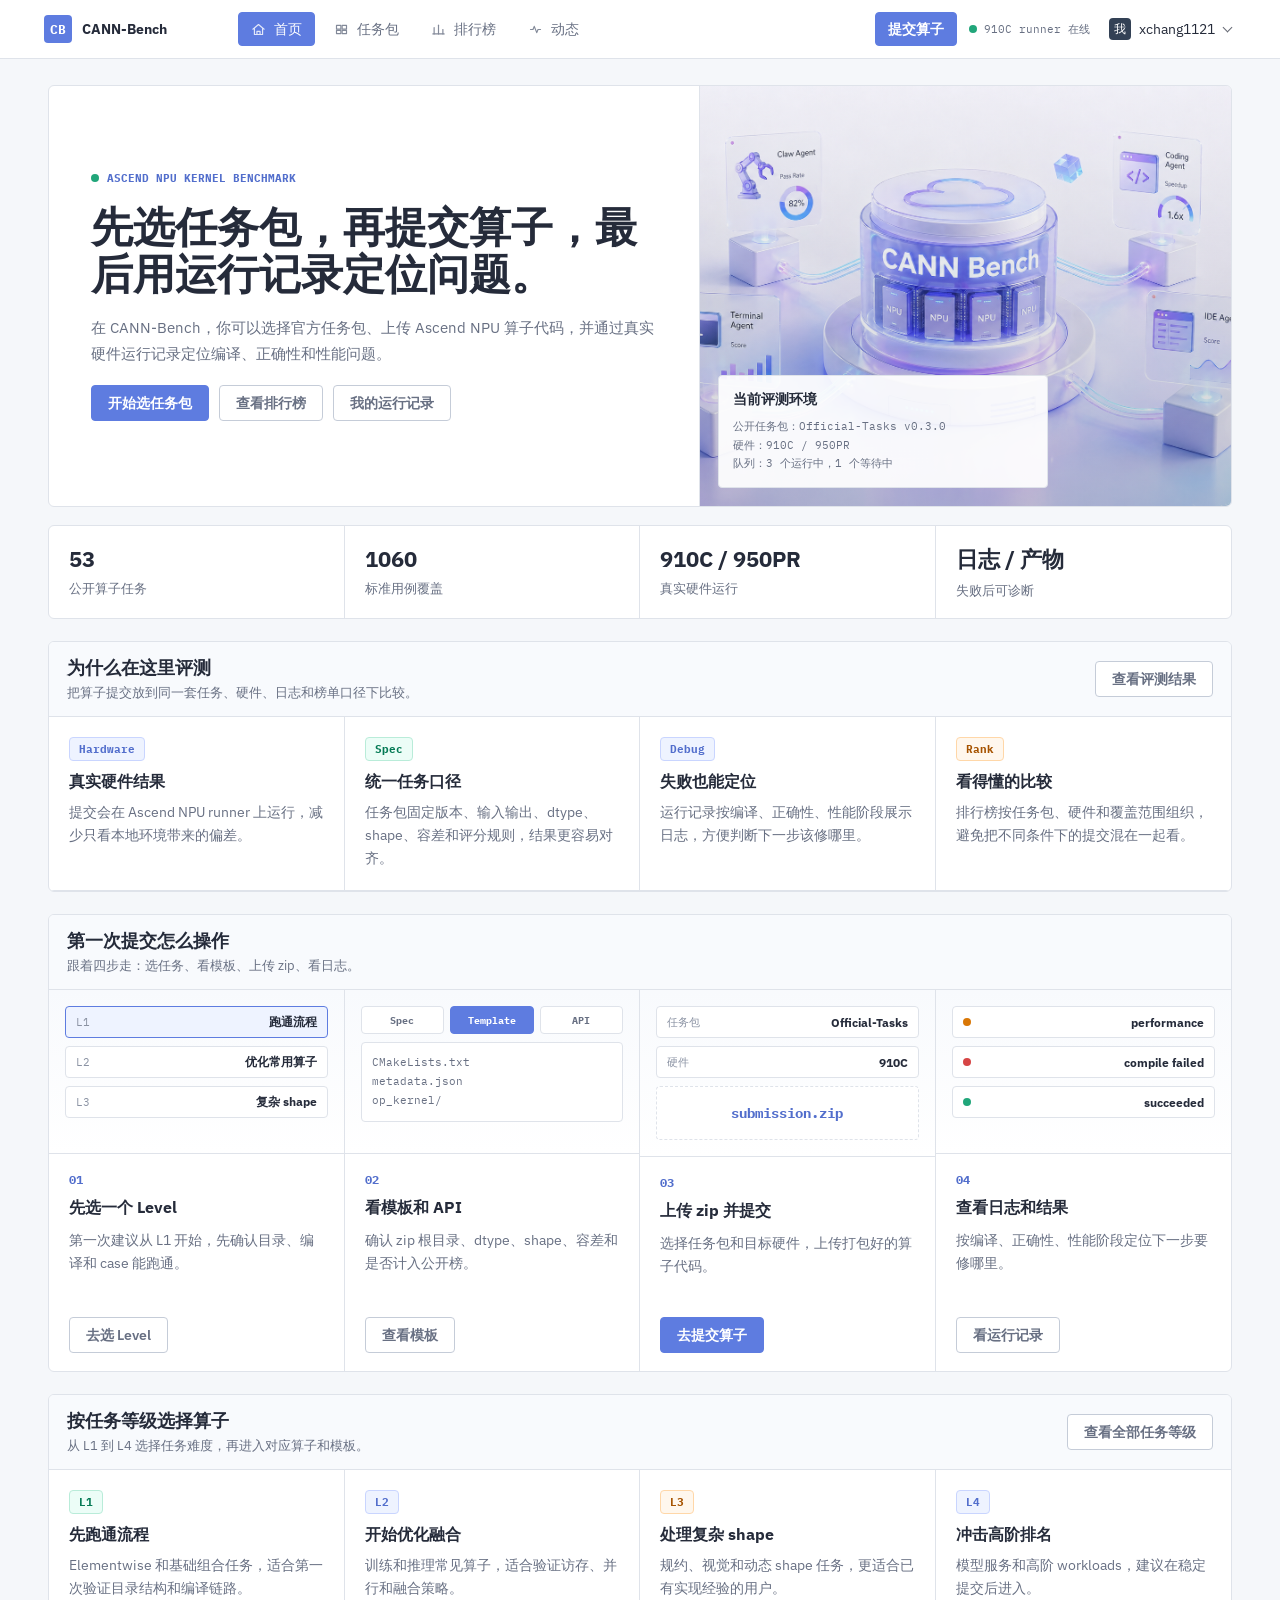
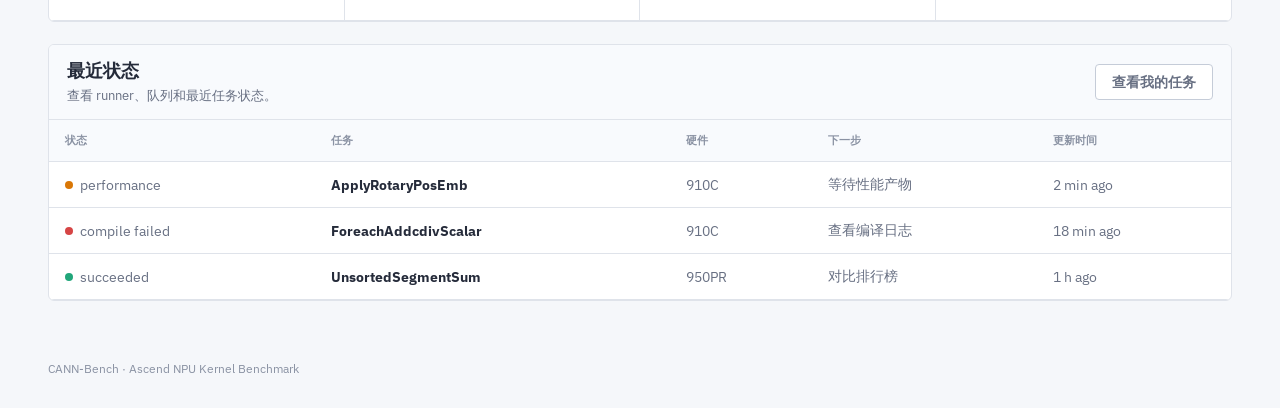
<file: index.html>
<!doctype html>
<html lang="zh-CN">
  <head>
    <meta charset="UTF-8" />
    <meta name="viewport" content="width=device-width, initial-scale=1.0" />
    <meta http-equiv="refresh" content="0; url=./cannbench-frontend-download/static-prototype/index.html" />
    <title>CANN-Bench Prototype</title>
    <style>
      body {
        margin: 0;
        min-height: 100vh;
        display: grid;
        place-items: center;
        font-family: -apple-system, BlinkMacSystemFont, "Segoe UI", sans-serif;
        color: #252b3a;
        background: #f5f7fa;
      }

      a {
        color: #526ecc;
      }
    </style>
  </head>
  <body>
    <p>正在打开 CANN-Bench 原型：<a href="./cannbench-frontend-download/static-prototype/index.html">点击进入</a></p>
  </body>
</html>
</file>
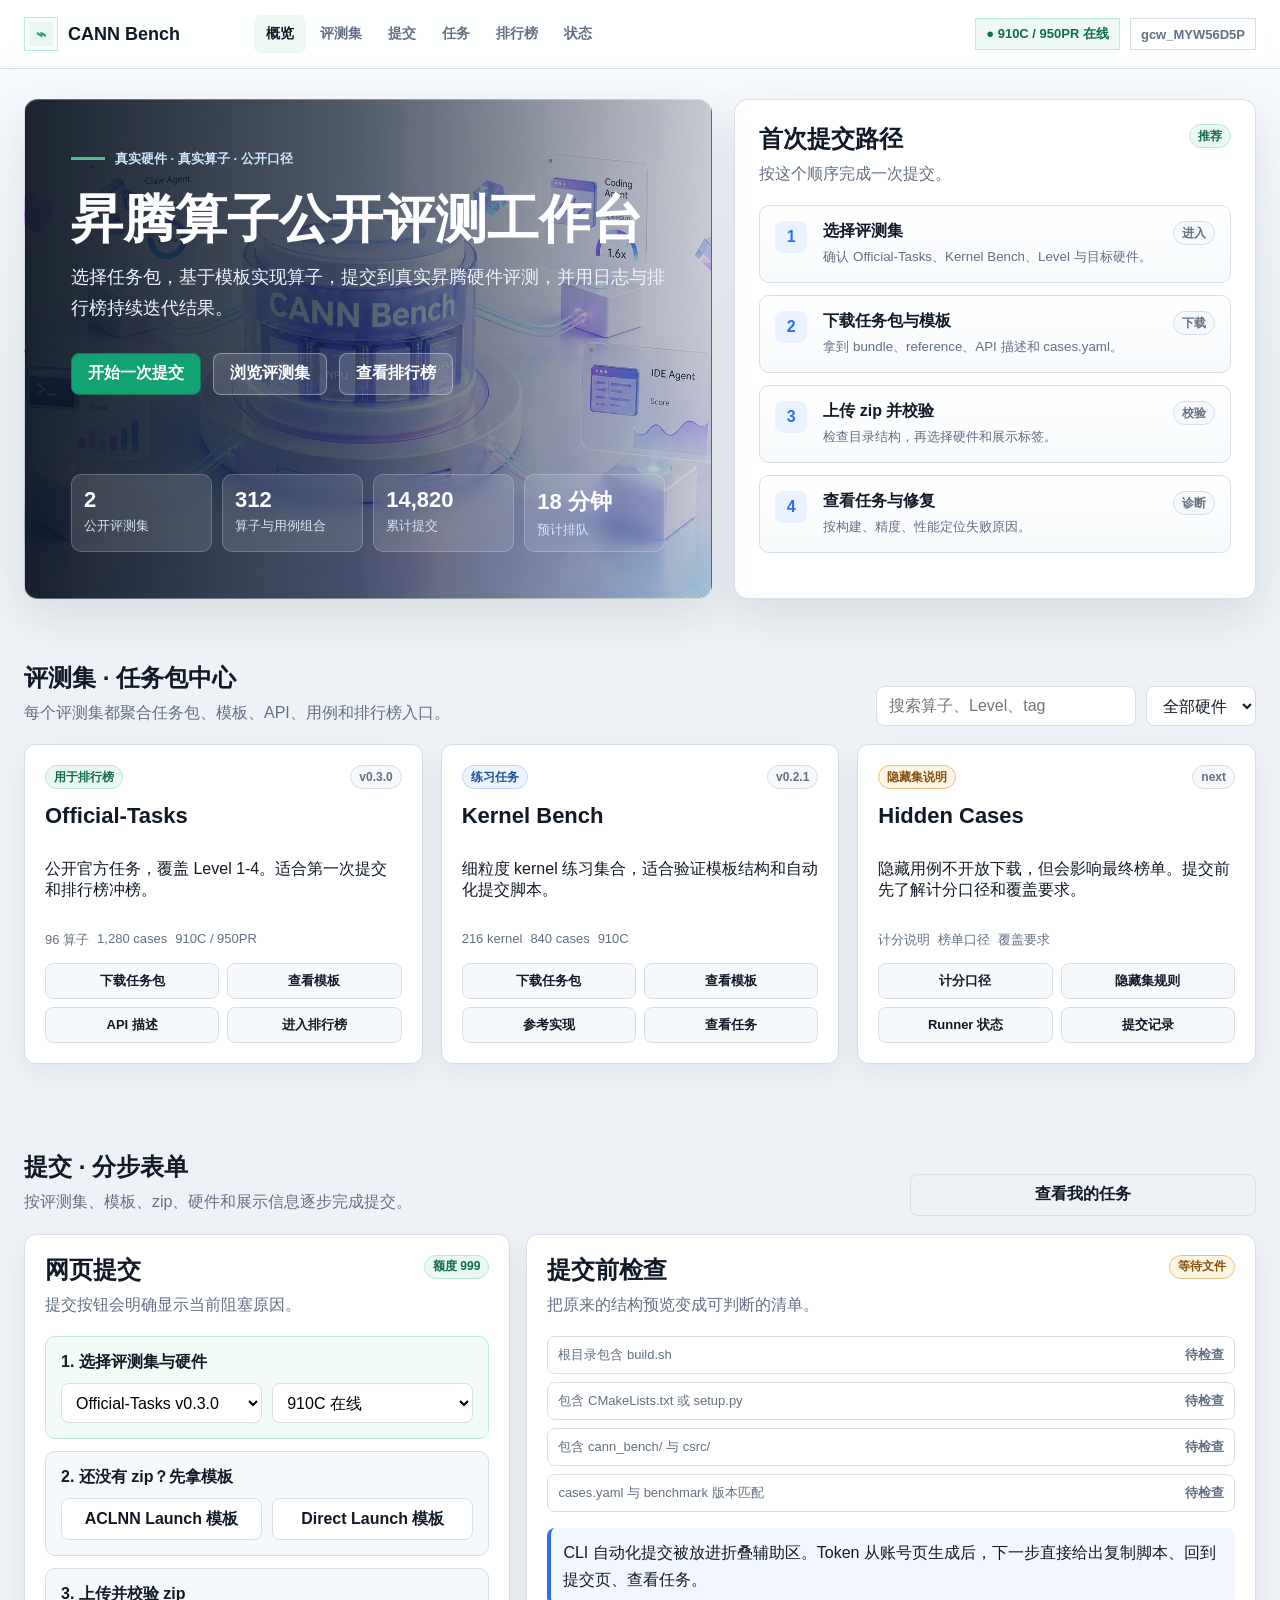
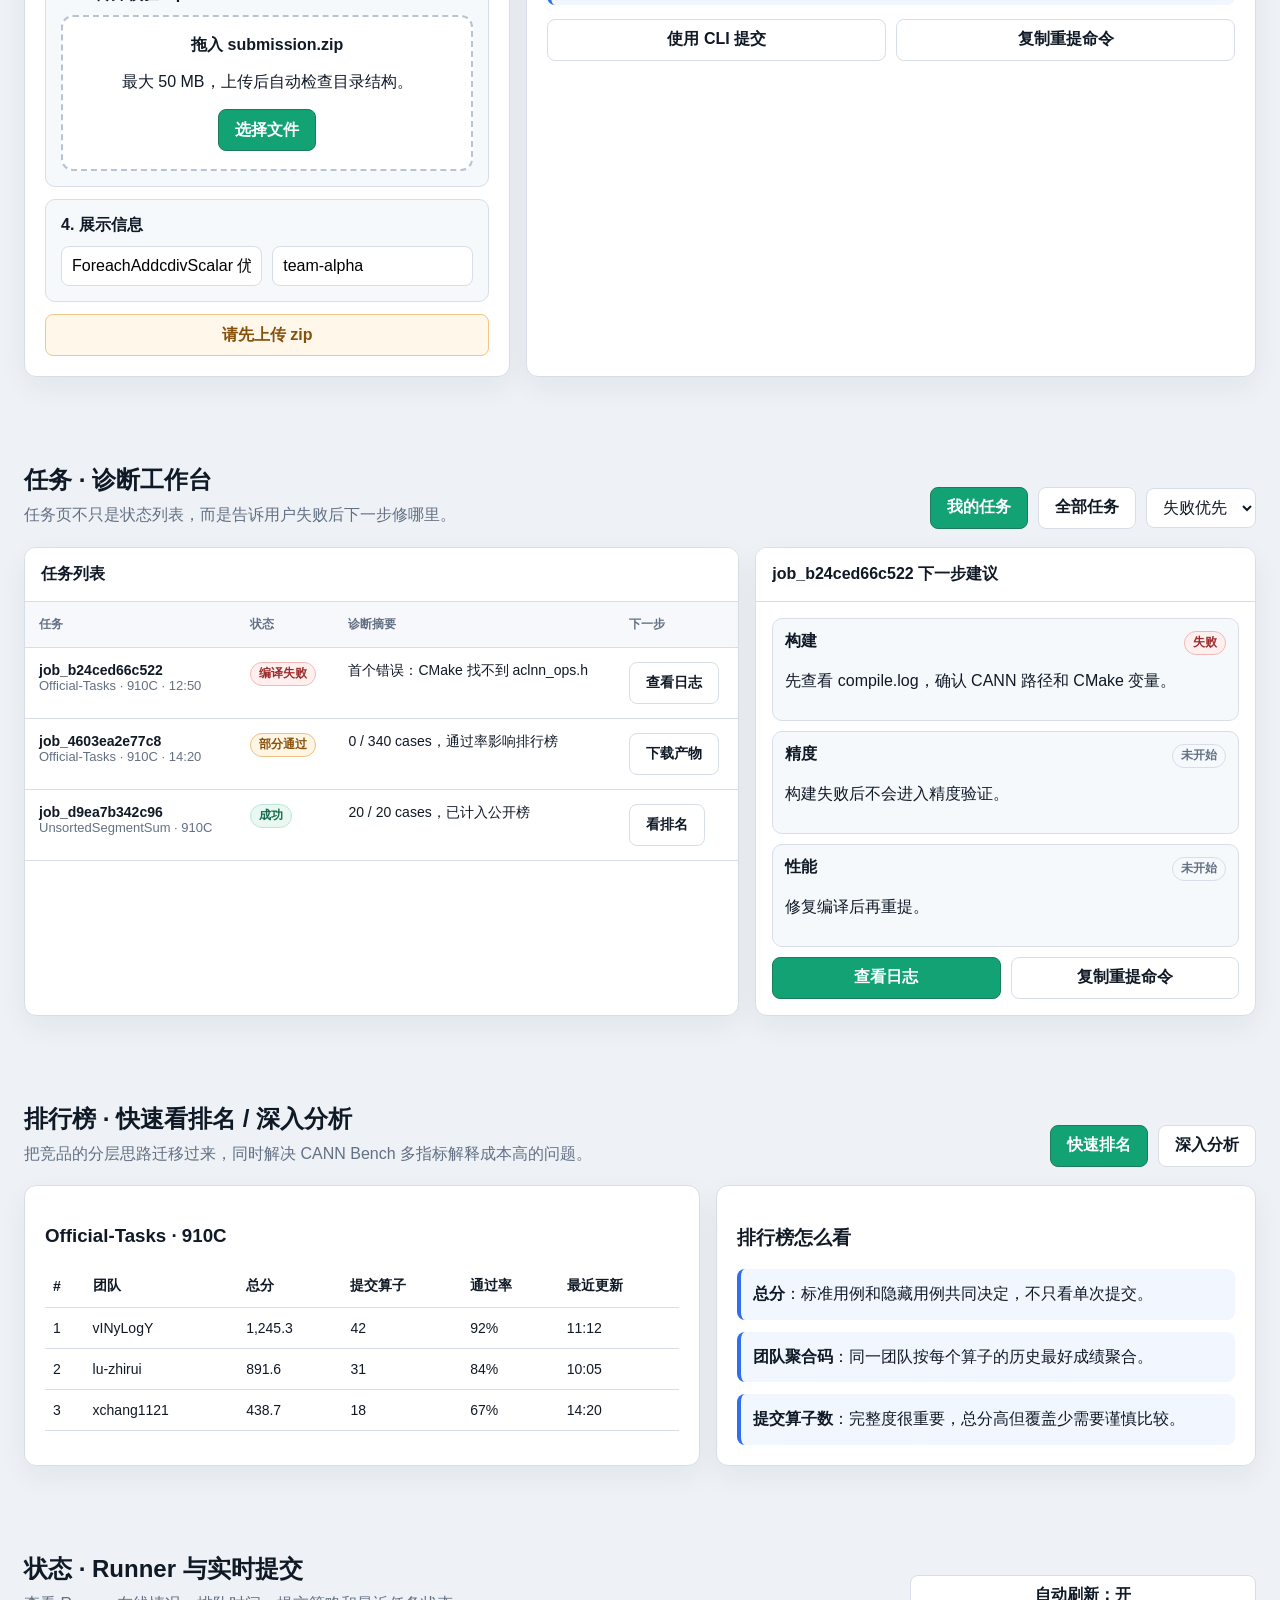
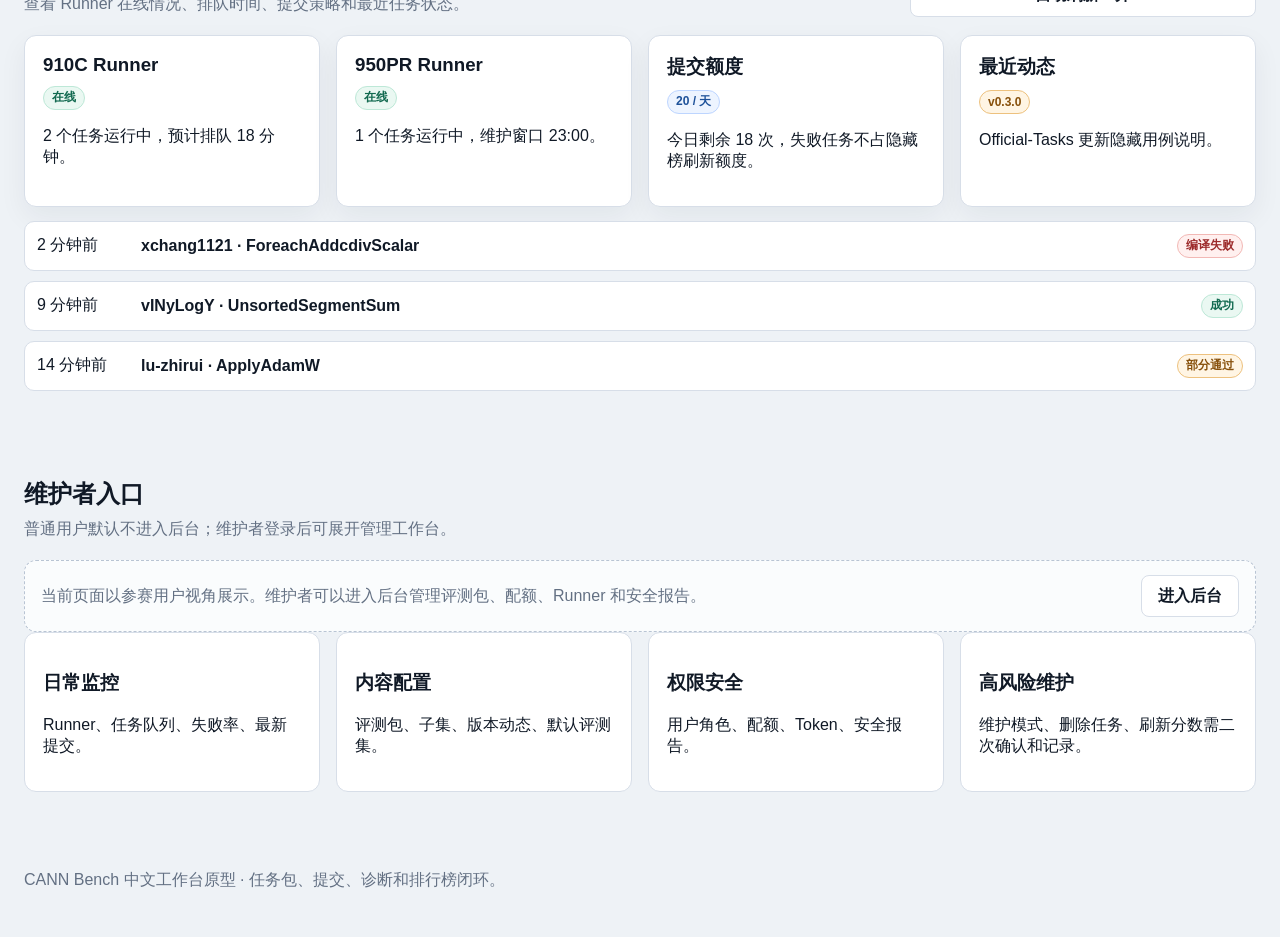
<file: cannbench-frontend-download/optimized-site/index.html>
<!doctype html>
<html lang="zh-Hans">
  <head>
    <meta charset="utf-8" />
    <meta name="viewport" content="width=device-width, initial-scale=1" />
    <title>CANN Bench 优化版原型</title>
    <link rel="icon" href="./assets/favicon.svg" />
    <style>
      :root {
        --bg: #eef2f6;
        --surface: #ffffff;
        --surface-2: #f6f9fc;
        --ink: #101926;
        --muted: #637083;
        --line: #d7dee8;
        --blue: #2f6fed;
        --green: #13a273;
        --amber: #c97912;
        --red: #d34b4b;
        --violet: #6c5ce7;
        --shadow: 0 18px 45px rgba(18, 31, 50, 0.10);
      }

      * {
        box-sizing: border-box;
      }

      html {
        scroll-behavior: smooth;
      }

      body {
        margin: 0;
        color: var(--ink);
        background:
          linear-gradient(180deg, #f8fbff 0, #eef2f6 360px, #eef2f6 100%);
        font-family: -apple-system, BlinkMacSystemFont, "PingFang SC", "Microsoft YaHei", "Noto Sans SC", sans-serif;
        letter-spacing: 0;
      }

      a {
        color: inherit;
        text-decoration: none;
      }

      button,
      input,
      select {
        font: inherit;
      }

      .shell {
        width: min(1360px, calc(100% - 48px));
        margin: 0 auto;
      }

      .topbar {
        position: sticky;
        top: 0;
        z-index: 10;
        background: rgba(255, 255, 255, 0.86);
        border-bottom: 1px solid var(--line);
        backdrop-filter: blur(12px);
      }

      .topbar-inner {
        min-height: 68px;
        display: grid;
        grid-template-columns: 210px minmax(0, 1fr) auto;
        align-items: center;
        gap: 20px;
      }

      .brand {
        display: inline-flex;
        align-items: center;
        gap: 10px;
        font-size: 18px;
        font-weight: 800;
      }

      .brand-mark {
        width: 34px;
        height: 34px;
        display: inline-grid;
        place-items: center;
        background: #e9f7f1;
        color: var(--green);
        border: 1px solid #b8ebd8;
        box-shadow: inset 0 0 0 4px rgba(255, 255, 255, 0.7);
        font-size: 17px;
      }

      .nav {
        display: flex;
        align-items: center;
        gap: 2px;
        min-width: 0;
        overflow-x: auto;
      }

      .nav a {
        min-height: 38px;
        display: inline-flex;
        align-items: center;
        padding: 0 12px;
        color: var(--muted);
        font-weight: 700;
        font-size: 14px;
        border-radius: 7px;
        border-bottom: 0;
        white-space: nowrap;
      }

      .nav a.active,
      .nav a:hover {
        color: var(--ink);
        background: #eef7f3;
      }

      .actions {
        display: flex;
        align-items: center;
        gap: 10px;
      }

      .status-chip {
        min-height: 32px;
        display: inline-flex;
        align-items: center;
        gap: 8px;
        padding: 0 10px;
        border: 1px solid #b8ebd8;
        background: #edf9f4;
        color: #116b51;
        font-size: 13px;
        font-weight: 800;
        white-space: nowrap;
      }

      .user-chip {
        min-height: 32px;
        display: inline-flex;
        align-items: center;
        gap: 8px;
        padding: 0 10px;
        border: 1px solid var(--line);
        background: #fff;
        color: var(--muted);
        font-size: 13px;
        font-weight: 700;
        white-space: nowrap;
      }

      .hero {
        padding: 30px 0 20px;
      }

      .hero-panel {
        min-height: 500px;
        display: grid;
        grid-template-columns: minmax(0, 0.95fr) minmax(420px, 0.72fr);
        gap: 22px;
        align-items: stretch;
      }

      .hero-main {
        position: relative;
        overflow: hidden;
        border: 1px solid rgba(255, 255, 255, 0.3);
        background:
          linear-gradient(90deg, rgba(8, 18, 31, 0.92), rgba(18, 33, 52, 0.72) 48%, rgba(18, 33, 52, 0.18)),
          url("./assets/hero-cann-bench.png") center / cover no-repeat;
        color: #fff;
        padding: 46px;
        border-radius: 14px;
        display: flex;
        flex-direction: column;
        justify-content: space-between;
        box-shadow: var(--shadow);
      }

      .eyebrow {
        display: inline-flex;
        align-items: center;
        gap: 10px;
        color: #cbe6ff;
        font-size: 13px;
        font-weight: 800;
      }

      .eyebrow::before {
        content: "";
        width: 34px;
        height: 3px;
        background: #4fc08d;
      }

      h1 {
        max-width: 760px;
        margin: 22px 0 14px;
        font-size: 52px;
        line-height: 1.12;
      }

      .hero-copy {
        max-width: 720px;
        margin: 0;
        color: #edf5ff;
        font-size: 18px;
        line-height: 1.75;
      }

      .hero-actions {
        display: flex;
        flex-wrap: wrap;
        gap: 12px;
        margin-top: 28px;
      }

      .btn {
        min-height: 42px;
        display: inline-flex;
        align-items: center;
        justify-content: center;
        gap: 8px;
        border: 1px solid var(--line);
        background: var(--surface);
        color: var(--ink);
        padding: 0 16px;
        font-weight: 800;
        cursor: pointer;
        border-radius: 8px;
        transition: transform 0.15s ease, box-shadow 0.15s ease, background 0.15s ease;
      }

      .btn:hover,
      .resource-btn:hover {
        transform: translateY(-1px);
        box-shadow: 0 10px 22px rgba(18, 31, 50, 0.10);
      }

      .btn.primary {
        border-color: #1b7c5c;
        background: var(--green);
        color: #fff;
      }

      .btn.dark {
        border-color: rgba(255, 255, 255, 0.36);
        background: rgba(255, 255, 255, 0.14);
        color: #fff;
      }

      .btn.warning {
        border-color: #efc886;
        background: #fff7e9;
        color: #87500b;
      }

      .btn.ghost {
        background: transparent;
      }

      .trust-strip {
        display: grid;
        grid-template-columns: repeat(4, minmax(0, 1fr));
        gap: 10px;
        margin-top: 26px;
      }

      .trust-item {
        min-height: 74px;
        padding: 12px;
        border: 1px solid rgba(255, 255, 255, 0.20);
        background: rgba(255, 255, 255, 0.12);
        border-radius: 10px;
        backdrop-filter: blur(8px);
      }

      .trust-item strong {
        display: block;
        font-size: 22px;
      }

      .trust-item span {
        display: block;
        margin-top: 4px;
        color: #d8e6f4;
        font-size: 13px;
      }

      .starter {
        border: 1px solid rgba(215, 222, 232, 0.9);
        background: var(--surface);
        box-shadow: var(--shadow);
        padding: 24px;
        border-radius: 14px;
      }

      .panel-title {
        display: flex;
        align-items: start;
        justify-content: space-between;
        gap: 14px;
        margin-bottom: 18px;
      }

      .panel-title h2,
      .section-title h2 {
        margin: 0;
        font-size: 24px;
        line-height: 1.25;
      }

      .panel-title p,
      .section-title p {
        margin: 7px 0 0;
        color: var(--muted);
        line-height: 1.65;
      }

      .step-list {
        display: grid;
        gap: 12px;
      }

      .step-card {
        display: grid;
        grid-template-columns: 36px minmax(0, 1fr) auto;
        gap: 12px;
        align-items: start;
        padding: 15px;
        border: 1px solid var(--line);
        background: linear-gradient(180deg, #fff, #f7fafc);
        border-radius: 10px;
      }

      .step-number {
        width: 32px;
        height: 32px;
        display: grid;
        place-items: center;
        background: #eaf2ff;
        color: var(--blue);
        font-weight: 900;
        border-radius: 8px;
      }

      .step-card b {
        display: block;
        margin-bottom: 5px;
      }

      .step-card small {
        color: var(--muted);
        line-height: 1.5;
      }

      .section {
        padding: 44px 0;
      }

      .section-title {
        display: grid;
        grid-template-columns: minmax(0, 0.8fr) auto;
        gap: 22px;
        align-items: end;
        margin-bottom: 18px;
      }

      .toolbar {
        display: flex;
        flex-wrap: wrap;
        gap: 10px;
        align-items: center;
        justify-content: flex-end;
      }

      .search,
      .select {
        min-height: 40px;
        border: 1px solid var(--line);
        background: var(--surface);
        padding: 0 12px;
        color: var(--ink);
        border-radius: 8px;
      }

      .search {
        min-width: 260px;
      }

      .benchmark-grid {
        display: grid;
        grid-template-columns: repeat(3, minmax(0, 1fr));
        gap: 18px;
      }

      .benchmark-card,
      .submit-card,
      .job-card,
      .leader-card,
      .status-card {
        border: 1px solid var(--line);
        background: var(--surface);
        box-shadow: 0 10px 28px rgba(18, 31, 50, 0.06);
        border-radius: 12px;
      }

      .benchmark-card {
        padding: 20px;
        min-height: 260px;
        display: flex;
        flex-direction: column;
        gap: 14px;
      }

      .card-top {
        display: flex;
        justify-content: space-between;
        gap: 12px;
        align-items: start;
      }

      .badge {
        min-height: 24px;
        display: inline-flex;
        align-items: center;
        padding: 2px 8px;
        border: 1px solid var(--line);
        background: var(--surface-2);
        color: var(--muted);
        font-size: 12px;
        font-weight: 800;
        border-radius: 999px;
      }

      .badge.green {
        color: #126a50;
        background: #eaf8f2;
        border-color: #bde8d7;
      }

      .badge.blue {
        color: #1d5199;
        background: #edf4ff;
        border-color: #bdd5ff;
      }

      .badge.amber {
        color: #87500b;
        background: #fff5e4;
        border-color: #edc17e;
      }

      .badge.red {
        color: #9d2c2c;
        background: #fff0ef;
        border-color: #f2b8b5;
      }

      .benchmark-card h3 {
        margin: 0;
        font-size: 22px;
      }

      .meta-row {
        display: flex;
        flex-wrap: wrap;
        gap: 8px;
        color: var(--muted);
        font-size: 13px;
      }

      .resource-actions {
        display: grid;
        grid-template-columns: repeat(2, minmax(0, 1fr));
        gap: 8px;
        margin-top: auto;
      }

      .resource-btn {
        min-height: 36px;
        display: inline-flex;
        align-items: center;
        justify-content: center;
        gap: 7px;
        border: 1px solid var(--line);
        background: var(--surface-2);
        color: var(--ink);
        font-size: 13px;
        font-weight: 800;
        border-radius: 8px;
      }

      .workflow-grid {
        display: grid;
        grid-template-columns: minmax(360px, 0.8fr) minmax(0, 1.2fr);
        gap: 16px;
      }

      .submit-card {
        padding: 20px;
      }

      .form-steps {
        display: grid;
        gap: 12px;
      }

      .form-step {
        border: 1px solid var(--line);
        background: var(--surface-2);
        padding: 15px;
        border-radius: 10px;
      }

      .form-step.done {
        border-color: #bde8d7;
        background: #f3fbf7;
      }

      .field-grid {
        display: grid;
        grid-template-columns: repeat(2, minmax(0, 1fr));
        gap: 10px;
        margin-top: 10px;
      }

      .field {
        min-height: 40px;
        width: 100%;
        border: 1px solid var(--line);
        background: #fff;
        padding: 0 10px;
        border-radius: 8px;
      }

      .upload-box {
        min-height: 150px;
        display: grid;
        place-items: center;
        text-align: center;
        border: 2px dashed #b7c4d3;
        background: #fff;
        padding: 18px;
        margin-top: 10px;
        border-radius: 12px;
      }

      .checklist {
        display: grid;
        gap: 8px;
        margin-top: 10px;
      }

      .check-item {
        display: flex;
        justify-content: space-between;
        gap: 12px;
        padding: 9px 10px;
        border: 1px solid var(--line);
        background: #fff;
        color: var(--muted);
        font-size: 13px;
        border-radius: 8px;
      }

      .jobs-grid {
        display: grid;
        grid-template-columns: minmax(0, 1fr) minmax(360px, 0.7fr);
        gap: 16px;
      }

      .job-table {
        width: 100%;
        border-collapse: collapse;
      }

      .job-table th,
      .job-table td {
        border-bottom: 1px solid var(--line);
        padding: 14px 14px;
        text-align: left;
        vertical-align: top;
        font-size: 14px;
      }

      .job-table th {
        color: var(--muted);
        background: #f6f8fb;
        font-size: 12px;
        text-transform: uppercase;
      }

      .job-card {
        overflow: hidden;
      }

      .job-card-header {
        padding: 16px;
        border-bottom: 1px solid var(--line);
        background: var(--surface);
      }

      .diagnosis {
        padding: 16px;
      }

      .stage {
        padding: 12px;
        border: 1px solid var(--line);
        background: var(--surface-2);
        margin-bottom: 10px;
        border-radius: 10px;
      }

      .stage strong {
        display: flex;
        justify-content: space-between;
        gap: 10px;
      }

      .leader-grid {
        display: grid;
        grid-template-columns: minmax(0, 0.9fr) minmax(380px, 0.72fr);
        gap: 16px;
      }

      .leader-card {
        padding: 20px;
      }

      .score-table {
        width: 100%;
        border-collapse: collapse;
        margin-top: 12px;
      }

      .score-table th,
      .score-table td {
        border-bottom: 1px solid var(--line);
        padding: 12px 8px;
        text-align: left;
        font-size: 14px;
      }

      .explain-list {
        display: grid;
        gap: 12px;
      }

      .explain-item {
        border-left: 4px solid var(--blue);
        background: #f1f6ff;
        padding: 12px;
        line-height: 1.65;
        border-radius: 8px;
      }

      .status-grid {
        display: grid;
        grid-template-columns: repeat(4, minmax(0, 1fr));
        gap: 16px;
      }

      .status-card {
        padding: 18px;
        min-height: 160px;
      }

      .status-card h3 {
        margin: 0 0 10px;
      }

      .feed {
        display: grid;
        gap: 10px;
        margin-top: 14px;
      }

      .feed-item {
        display: grid;
        grid-template-columns: 92px minmax(0, 1fr) auto;
        gap: 12px;
        border: 1px solid var(--line);
        background: var(--surface);
        padding: 12px;
        align-items: center;
        border-radius: 10px;
      }

      .admin-band {
        display: grid;
        grid-template-columns: repeat(4, minmax(0, 1fr));
        gap: 16px;
      }

      .admin-item {
        border: 1px solid var(--line);
        background: var(--surface);
        padding: 18px;
        min-height: 150px;
        border-radius: 12px;
      }

      .maintainer-link {
        margin-top: 16px;
        padding: 14px 16px;
        border: 1px dashed #b8c4d3;
        background: rgba(255, 255, 255, 0.72);
        color: var(--muted);
        border-radius: 12px;
        display: flex;
        justify-content: space-between;
        gap: 16px;
        align-items: center;
      }

      .footer {
        padding: 34px 0 46px;
        color: var(--muted);
      }

      .hide {
        display: none !important;
      }

      @media (max-width: 1100px) {
        .hero-panel,
        .workflow-grid,
        .jobs-grid,
        .leader-grid {
          grid-template-columns: 1fr;
        }

        .benchmark-grid,
        .status-grid,
        .admin-band {
          grid-template-columns: repeat(2, minmax(0, 1fr));
        }

        .topbar-inner {
          grid-template-columns: 1fr;
          padding: 12px 0;
        }
      }

      @media (max-width: 720px) {
        .shell {
          width: min(100% - 24px, 1440px);
        }

        h1 {
          font-size: 34px;
        }

        .hero-main {
          padding: 26px;
        }

        .benchmark-grid,
        .status-grid,
        .admin-band,
        .field-grid,
        .trust-strip {
          grid-template-columns: 1fr;
        }

        .section-title {
          grid-template-columns: 1fr;
        }

        .toolbar {
          justify-content: stretch;
        }

        .search,
        .select {
          width: 100%;
        }

        .feed-item {
          grid-template-columns: 1fr;
        }
      }
    </style>
  </head>
  <body>
    <header class="topbar">
      <div class="shell topbar-inner">
        <a class="brand" href="#home" aria-label="CANN Bench">
          <span class="brand-mark">⌁</span>
          <span>CANN Bench</span>
        </a>
        <nav class="nav" aria-label="主导航">
          <a class="active" href="#home">概览</a>
          <a href="#benchmarks">评测集</a>
          <a href="#submit">提交</a>
          <a href="#jobs">任务</a>
          <a href="#leaderboard">排行榜</a>
          <a href="#status">状态</a>
        </nav>
        <div class="actions">
          <span class="status-chip">● 910C / 950PR 在线</span>
          <span class="user-chip">gcw_MYW56D5P</span>
        </div>
      </div>
    </header>

    <main>
      <section class="hero" id="home">
        <div class="shell hero-panel">
          <div class="hero-main">
            <div>
              <span class="eyebrow">真实硬件 · 真实算子 · 公开口径</span>
              <h1>昇腾算子公开评测工作台</h1>
              <p class="hero-copy">选择任务包，基于模板实现算子，提交到真实昇腾硬件评测，并用日志与排行榜持续迭代结果。</p>
              <div class="hero-actions">
                <a class="btn primary" href="#submit">开始一次提交</a>
                <a class="btn dark" href="#benchmarks">浏览评测集</a>
                <a class="btn dark" href="#leaderboard">查看排行榜</a>
              </div>
            </div>
            <div class="trust-strip">
              <div class="trust-item"><strong>2</strong><span>公开评测集</span></div>
              <div class="trust-item"><strong>312</strong><span>算子与用例组合</span></div>
              <div class="trust-item"><strong>14,820</strong><span>累计提交</span></div>
              <div class="trust-item"><strong>18 分钟</strong><span>预计排队</span></div>
            </div>
          </div>

          <aside class="starter" aria-label="首次提交路径">
            <div class="panel-title">
              <div>
                <h2>首次提交路径</h2>
                <p>按这个顺序完成一次提交。</p>
              </div>
              <span class="badge green">推荐</span>
            </div>
            <div class="step-list">
              <a class="step-card" href="#benchmarks">
                <span class="step-number">1</span>
                <span><b>选择评测集</b><small>确认 Official-Tasks、Kernel Bench、Level 与目标硬件。</small></span>
                <span class="badge">进入</span>
              </a>
              <a class="step-card" href="#benchmarks">
                <span class="step-number">2</span>
                <span><b>下载任务包与模板</b><small>拿到 bundle、reference、API 描述和 cases.yaml。</small></span>
                <span class="badge">下载</span>
              </a>
              <a class="step-card" href="#submit">
                <span class="step-number">3</span>
                <span><b>上传 zip 并校验</b><small>检查目录结构，再选择硬件和展示标签。</small></span>
                <span class="badge">校验</span>
              </a>
              <a class="step-card" href="#jobs">
                <span class="step-number">4</span>
                <span><b>查看任务与修复</b><small>按构建、精度、性能定位失败原因。</small></span>
                <span class="badge">诊断</span>
              </a>
            </div>
          </aside>
        </div>
      </section>

      <section class="section" id="benchmarks">
        <div class="shell">
          <div class="section-title">
            <div>
              <h2>评测集 · 任务包中心</h2>
              <p>每个评测集都聚合任务包、模板、API、用例和排行榜入口。</p>
            </div>
            <div class="toolbar">
              <input class="search" placeholder="搜索算子、Level、tag" />
              <select class="select" aria-label="筛选硬件">
                <option>全部硬件</option>
                <option>910C</option>
                <option>950PR</option>
              </select>
            </div>
          </div>

          <div class="benchmark-grid">
            <article class="benchmark-card">
              <div class="card-top">
                <span class="badge green">用于排行榜</span>
                <span class="badge">v0.3.0</span>
              </div>
              <h3>Official-Tasks</h3>
              <p>公开官方任务，覆盖 Level 1-4。适合第一次提交和排行榜冲榜。</p>
              <div class="meta-row"><span>96 算子</span><span>1,280 cases</span><span>910C / 950PR</span></div>
              <div class="resource-actions">
                <a class="resource-btn" href="#submit">下载任务包</a>
                <a class="resource-btn" href="#submit">查看模板</a>
                <a class="resource-btn" href="#submit">API 描述</a>
                <a class="resource-btn" href="#leaderboard">进入排行榜</a>
              </div>
            </article>

            <article class="benchmark-card">
              <div class="card-top">
                <span class="badge blue">练习任务</span>
                <span class="badge">v0.2.1</span>
              </div>
              <h3>Kernel Bench</h3>
              <p>细粒度 kernel 练习集合，适合验证模板结构和自动化提交脚本。</p>
              <div class="meta-row"><span>216 kernel</span><span>840 cases</span><span>910C</span></div>
              <div class="resource-actions">
                <a class="resource-btn" href="#submit">下载任务包</a>
                <a class="resource-btn" href="#submit">查看模板</a>
                <a class="resource-btn" href="#submit">参考实现</a>
                <a class="resource-btn" href="#jobs">查看任务</a>
              </div>
            </article>

            <article class="benchmark-card">
              <div class="card-top">
                <span class="badge amber">隐藏集说明</span>
                <span class="badge">next</span>
              </div>
              <h3>Hidden Cases</h3>
              <p>隐藏用例不开放下载，但会影响最终榜单。提交前先了解计分口径和覆盖要求。</p>
              <div class="meta-row"><span>计分说明</span><span>榜单口径</span><span>覆盖要求</span></div>
              <div class="resource-actions">
                <a class="resource-btn" href="#leaderboard">计分口径</a>
                <a class="resource-btn" href="#leaderboard">隐藏集规则</a>
                <a class="resource-btn" href="#status">Runner 状态</a>
                <a class="resource-btn" href="#jobs">提交记录</a>
              </div>
            </article>
          </div>
        </div>
      </section>

      <section class="section" id="submit">
        <div class="shell">
          <div class="section-title">
            <div>
              <h2>提交 · 分步表单</h2>
              <p>按评测集、模板、zip、硬件和展示信息逐步完成提交。</p>
            </div>
            <a class="btn ghost" href="#jobs">查看我的任务</a>
          </div>

          <div class="workflow-grid">
            <article class="submit-card">
              <div class="panel-title">
                <div>
                  <h2>网页提交</h2>
                  <p>提交按钮会明确显示当前阻塞原因。</p>
                </div>
                <span class="badge green">额度 999</span>
              </div>
              <div class="form-steps">
                <div class="form-step done">
                  <b>1. 选择评测集与硬件</b>
                  <div class="field-grid">
                    <select class="field"><option>Official-Tasks v0.3.0</option><option>Kernel Bench v0.2.1</option></select>
                    <select class="field"><option>910C 在线</option><option>950PR 在线</option></select>
                  </div>
                </div>
                <div class="form-step">
                  <b>2. 还没有 zip？先拿模板</b>
                  <div class="field-grid">
                    <button class="btn">ACLNN Launch 模板</button>
                    <button class="btn">Direct Launch 模板</button>
                  </div>
                </div>
                <div class="form-step">
                  <b>3. 上传并校验 zip</b>
                  <div class="upload-box">
                    <div>
                      <strong>拖入 submission.zip</strong>
                      <p>最大 50 MB，上传后自动检查目录结构。</p>
                      <button class="btn primary">选择文件</button>
                    </div>
                  </div>
                </div>
                <div class="form-step">
                  <b>4. 展示信息</b>
                  <div class="field-grid">
                    <input class="field" value="ForeachAddcdivScalar 优化" />
                    <input class="field" value="team-alpha" />
                  </div>
                </div>
                <button class="btn warning">请先上传 zip</button>
              </div>
            </article>

            <aside class="submit-card">
              <div class="panel-title">
                <div>
                  <h2>提交前检查</h2>
                  <p>把原来的结构预览变成可判断的清单。</p>
                </div>
                <span class="badge amber">等待文件</span>
              </div>
              <div class="checklist">
                <div class="check-item"><span>根目录包含 build.sh</span><strong>待检查</strong></div>
                <div class="check-item"><span>包含 CMakeLists.txt 或 setup.py</span><strong>待检查</strong></div>
                <div class="check-item"><span>包含 cann_bench/ 与 csrc/</span><strong>待检查</strong></div>
                <div class="check-item"><span>cases.yaml 与 benchmark 版本匹配</span><strong>待检查</strong></div>
              </div>
              <div class="explain-item" style="margin-top: 16px;">
                CLI 自动化提交被放进折叠辅助区。Token 从账号页生成后，下一步直接给出复制脚本、回到提交页、查看任务。
              </div>
              <div class="field-grid" style="margin-top: 14px;">
                <button class="btn">使用 CLI 提交</button>
                <button class="btn">复制重提命令</button>
              </div>
            </aside>
          </div>
        </div>
      </section>

      <section class="section" id="jobs">
        <div class="shell">
          <div class="section-title">
            <div>
              <h2>任务 · 诊断工作台</h2>
              <p>任务页不只是状态列表，而是告诉用户失败后下一步修哪里。</p>
            </div>
            <div class="toolbar">
              <button class="btn primary">我的任务</button>
              <button class="btn">全部任务</button>
              <select class="select"><option>失败优先</option><option>最近提交</option><option>分数最高</option></select>
            </div>
          </div>

          <div class="jobs-grid">
            <article class="job-card">
              <div class="job-card-header">
                <strong>任务列表</strong>
              </div>
              <table class="job-table">
                <thead>
                  <tr><th>任务</th><th>状态</th><th>诊断摘要</th><th>下一步</th></tr>
                </thead>
                <tbody>
                  <tr>
                    <td><b>job_b24ced66c522</b><br /><span class="meta-row">Official-Tasks · 910C · 12:50</span></td>
                    <td><span class="badge red">编译失败</span></td>
                    <td>首个错误：CMake 找不到 aclnn_ops.h</td>
                    <td><button class="btn">查看日志</button></td>
                  </tr>
                  <tr>
                    <td><b>job_4603ea2e77c8</b><br /><span class="meta-row">Official-Tasks · 910C · 14:20</span></td>
                    <td><span class="badge amber">部分通过</span></td>
                    <td>0 / 340 cases，通过率影响排行榜</td>
                    <td><button class="btn">下载产物</button></td>
                  </tr>
                  <tr>
                    <td><b>job_d9ea7b342c96</b><br /><span class="meta-row">UnsortedSegmentSum · 910C</span></td>
                    <td><span class="badge green">成功</span></td>
                    <td>20 / 20 cases，已计入公开榜</td>
                    <td><button class="btn">看排名</button></td>
                  </tr>
                </tbody>
              </table>
            </article>

            <aside class="job-card">
              <div class="job-card-header">
                <strong>job_b24ced66c522 下一步建议</strong>
              </div>
              <div class="diagnosis">
                <div class="stage"><strong>构建 <span class="badge red">失败</span></strong><p>先查看 compile.log，确认 CANN 路径和 CMake 变量。</p></div>
                <div class="stage"><strong>精度 <span class="badge">未开始</span></strong><p>构建失败后不会进入精度验证。</p></div>
                <div class="stage"><strong>性能 <span class="badge">未开始</span></strong><p>修复编译后再重提。</p></div>
                <div class="field-grid">
                  <button class="btn primary">查看日志</button>
                  <button class="btn">复制重提命令</button>
                </div>
              </div>
            </aside>
          </div>
        </div>
      </section>

      <section class="section" id="leaderboard">
        <div class="shell">
          <div class="section-title">
            <div>
              <h2>排行榜 · 快速看排名 / 深入分析</h2>
              <p>把竞品的分层思路迁移过来，同时解决 CANN Bench 多指标解释成本高的问题。</p>
            </div>
            <div class="toolbar">
              <button class="btn primary">快速排名</button>
              <button class="btn">深入分析</button>
            </div>
          </div>

          <div class="leader-grid">
            <article class="leader-card">
              <h3>Official-Tasks · 910C</h3>
              <table class="score-table">
                <thead><tr><th>#</th><th>团队</th><th>总分</th><th>提交算子</th><th>通过率</th><th>最近更新</th></tr></thead>
                <tbody>
                  <tr><td>1</td><td>vINyLogY</td><td>1,245.3</td><td>42</td><td>92%</td><td>11:12</td></tr>
                  <tr><td>2</td><td>lu-zhirui</td><td>891.6</td><td>31</td><td>84%</td><td>10:05</td></tr>
                  <tr><td>3</td><td>xchang1121</td><td>438.7</td><td>18</td><td>67%</td><td>14:20</td></tr>
                </tbody>
              </table>
            </article>

            <aside class="leader-card">
              <h3>排行榜怎么看</h3>
              <div class="explain-list">
                <div class="explain-item"><b>总分</b>：标准用例和隐藏用例共同决定，不只看单次提交。</div>
                <div class="explain-item"><b>团队聚合码</b>：同一团队按每个算子的历史最好成绩聚合。</div>
                <div class="explain-item"><b>提交算子数</b>：完整度很重要，总分高但覆盖少需要谨慎比较。</div>
              </div>
            </aside>
          </div>
        </div>
      </section>

      <section class="section" id="status">
        <div class="shell">
          <div class="section-title">
            <div>
              <h2>状态 · Runner 与实时提交</h2>
              <p>查看 Runner 在线情况、排队时间、提交策略和最近任务状态。</p>
            </div>
            <button class="btn">自动刷新：开</button>
          </div>

          <div class="status-grid">
            <article class="status-card"><h3>910C Runner</h3><span class="badge green">在线</span><p>2 个任务运行中，预计排队 18 分钟。</p></article>
            <article class="status-card"><h3>950PR Runner</h3><span class="badge green">在线</span><p>1 个任务运行中，维护窗口 23:00。</p></article>
            <article class="status-card"><h3>提交额度</h3><span class="badge blue">20 / 天</span><p>今日剩余 18 次，失败任务不占隐藏榜刷新额度。</p></article>
            <article class="status-card"><h3>最近动态</h3><span class="badge amber">v0.3.0</span><p>Official-Tasks 更新隐藏用例说明。</p></article>
          </div>

          <div class="feed">
            <div class="feed-item"><span>2 分钟前</span><strong>xchang1121 · ForeachAddcdivScalar</strong><span class="badge red">编译失败</span></div>
            <div class="feed-item"><span>9 分钟前</span><strong>vINyLogY · UnsortedSegmentSum</strong><span class="badge green">成功</span></div>
            <div class="feed-item"><span>14 分钟前</span><strong>lu-zhirui · ApplyAdamW</strong><span class="badge amber">部分通过</span></div>
          </div>
        </div>
      </section>

      <section class="section" id="admin">
        <div class="shell">
          <div class="section-title">
            <div>
              <h2>维护者入口</h2>
              <p>普通用户默认不进入后台；维护者登录后可展开管理工作台。</p>
            </div>
          </div>
          <div class="maintainer-link">
            <span>当前页面以参赛用户视角展示。维护者可以进入后台管理评测包、配额、Runner 和安全报告。</span>
            <button class="btn">进入后台</button>
          </div>
          <div class="admin-band">
            <article class="admin-item"><h3>日常监控</h3><p>Runner、任务队列、失败率、最新提交。</p></article>
            <article class="admin-item"><h3>内容配置</h3><p>评测包、子集、版本动态、默认评测集。</p></article>
            <article class="admin-item"><h3>权限安全</h3><p>用户角色、配额、Token、安全报告。</p></article>
            <article class="admin-item"><h3>高风险维护</h3><p>维护模式、删除任务、刷新分数需二次确认和记录。</p></article>
          </div>
        </div>
      </section>
    </main>

    <footer class="footer">
      <div class="shell">CANN Bench 中文工作台原型 · 任务包、提交、诊断和排行榜闭环。</div>
    </footer>
  </body>
</html>
</file>
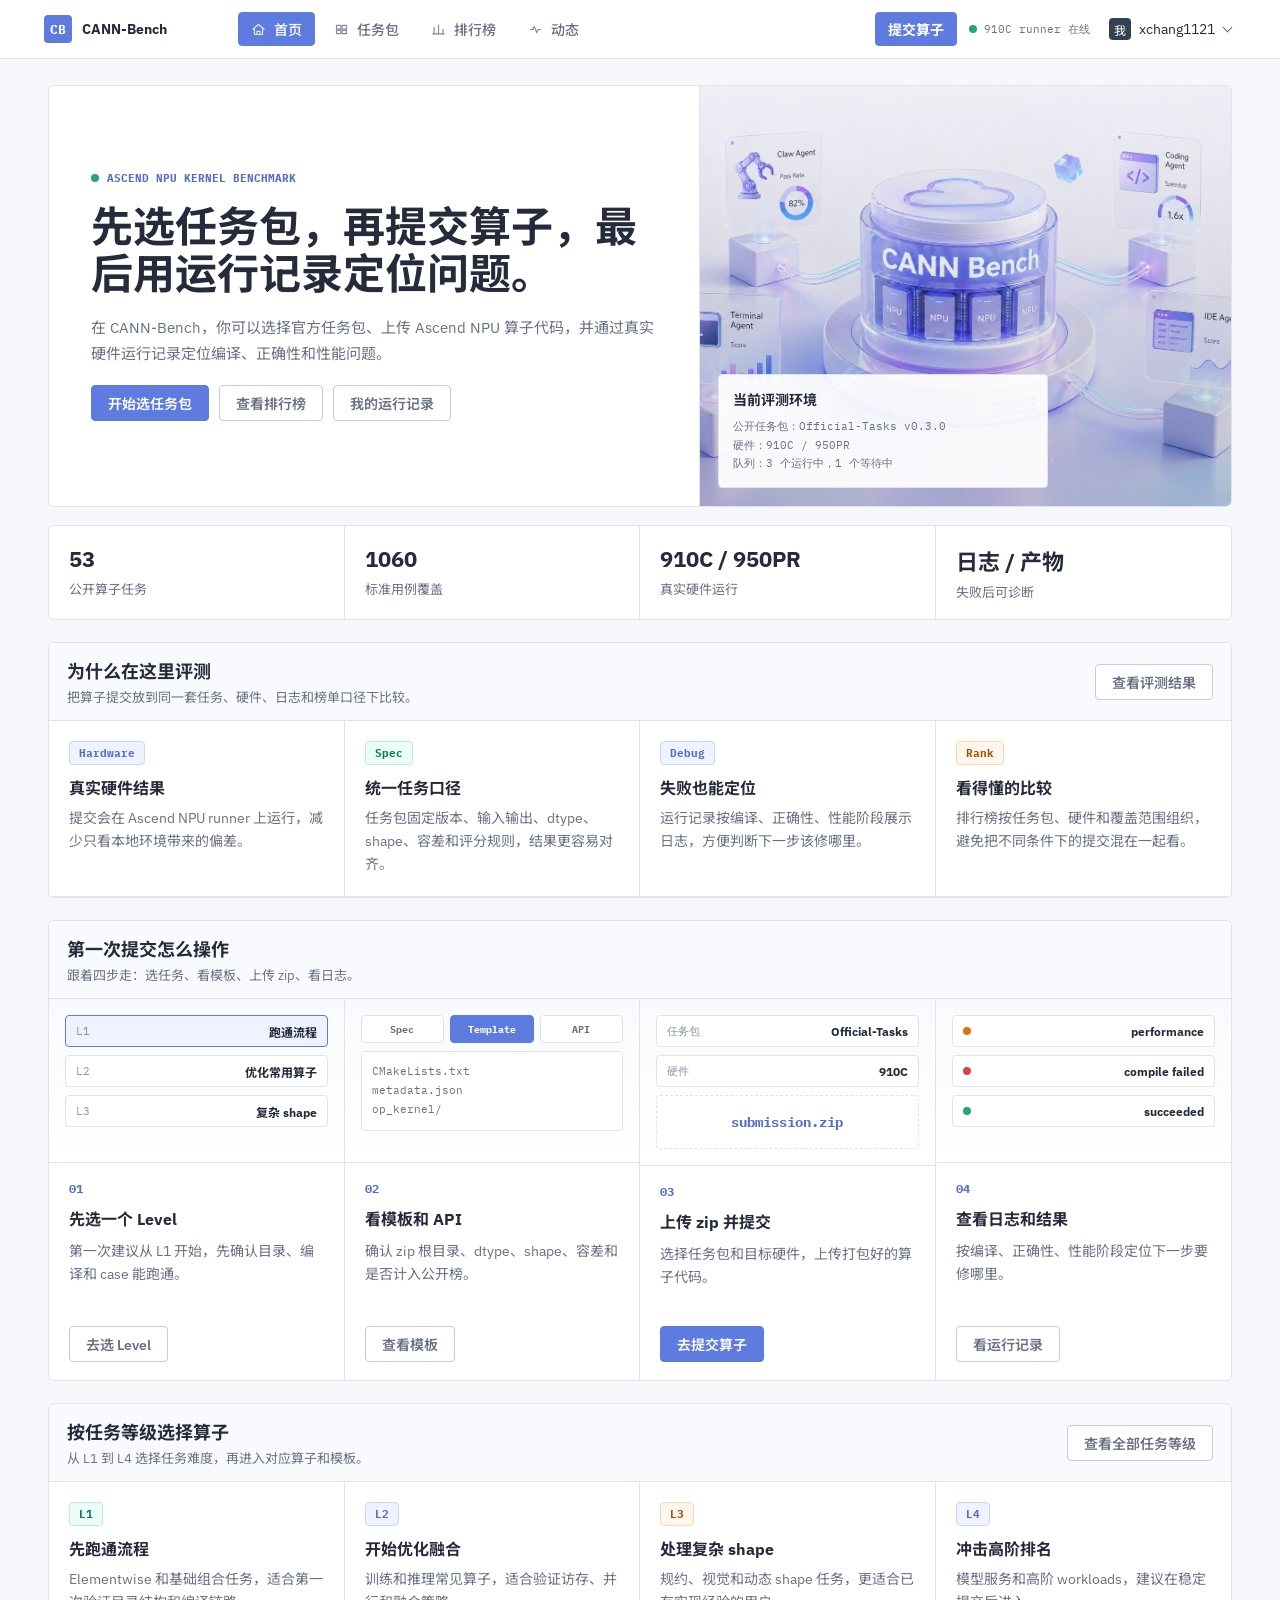
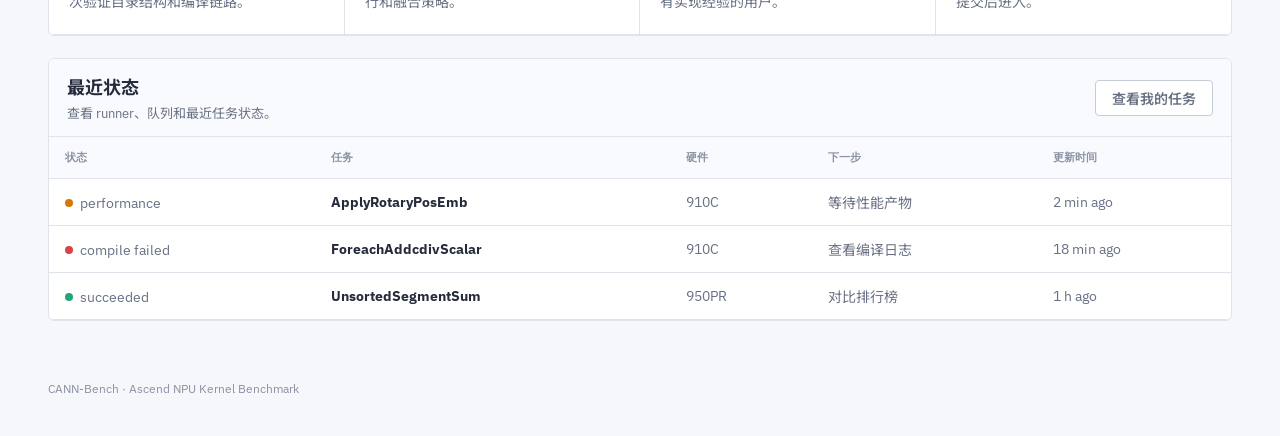
<file: cannbench-frontend-download/static-prototype/index.html>
<!doctype html>
<html lang="zh-CN">
  <head>
    <meta charset="UTF-8" />
    <meta name="viewport" content="width=device-width, initial-scale=1.0" />
    <title>CANN-Bench</title>
    <link rel="preconnect" href="https://fonts.googleapis.com" />
    <link rel="preconnect" href="https://fonts.gstatic.com" crossorigin />
    <link href="https://fonts.googleapis.com/css2?family=IBM+Plex+Mono:wght@400;500;600;700&family=IBM+Plex+Sans:wght@400;500;600;700&family=Noto+Sans+SC:wght@400;500;600;700&display=swap" rel="stylesheet" />
    <link rel="stylesheet" href="./styles.css" />
  </head>
  <body>
    <header class="topbar">
      <nav class="shell nav">
        <a class="brand" href="./index.html"><span class="brand-mark">CB</span><span>CANN-Bench</span></a>
        <div class="nav-main">
          <a class="nav-link is-active" href="./index.html"><svg class="nav-icon" viewBox="0 0 24 24" aria-hidden="true"><path d="M3 11.5 12 4l9 7.5" /><path d="M5.5 10.5V20h13v-9.5" /><path d="M9.5 20v-5h5v5" /></svg>首页</a>
          <a class="nav-link" href="./benchmarks.html"><svg class="nav-icon" viewBox="0 0 24 24" aria-hidden="true"><path d="M4 5.5h7v6H4z" /><path d="M13 5.5h7v6h-7z" /><path d="M4 13.5h7v5H4z" /><path d="M13 13.5h7v5h-7z" /></svg>任务包</a>
          <a class="nav-link" href="./leaderboard.html"><svg class="nav-icon" viewBox="0 0 24 24" aria-hidden="true"><path d="M5 19V9" /><path d="M12 19V5" /><path d="M19 19v-7" /><path d="M3 19h18" /></svg>排行榜</a>
          <a class="nav-link" href="./updates.html"><svg class="nav-icon" viewBox="0 0 24 24" aria-hidden="true"><path d="M4 12h4l2-5 4 10 2-5h4" /></svg>动态</a>
        </div>
        <div class="nav-actions">
          <a class="quick-action" href="./account.html#submit">提交算子</a>
          <span class="runner-chip"><span class="led"></span>910C runner 在线</span>
          <details class="account-menu">
            <summary><span class="avatar">我</span><span data-account-name>xchang1121</span><span class="chevron"></span></summary>
            <div class="account-panel">
              <a class="menu-item" href="./account.html#profile"><span class="menu-left"><svg class="menu-icon" viewBox="0 0 24 24" aria-hidden="true"><path d="M12 12a4 4 0 1 0 0-8 4 4 0 0 0 0 8Z" /><path d="M5 20a7 7 0 0 1 14 0" /></svg><span>个人信息</span></span><span class="menu-trail">→</span></a>
              <a class="menu-item" href="./account.html#jobs"><span class="menu-left"><svg class="menu-icon" viewBox="0 0 24 24" aria-hidden="true"><path d="M7 7h10" /><path d="M7 12h10" /><path d="M7 17h6" /><path d="m16 16 2 2 3-4" /></svg><span>运行记录</span></span><span class="menu-trail">→</span></a>
              <a class="menu-item" href="./account.html#tokens"><span class="menu-left"><svg class="menu-icon" viewBox="0 0 24 24" aria-hidden="true"><path d="M5 6.5h14v11H5z" /><path d="M8 10h4" /><path d="M8 14h2" /><path d="M15.5 13.5h.01" /><path d="M18 13.5h.01" /></svg><span>API Token</span></span><span class="menu-trail">→</span></a>
              <a class="menu-item" href="./admin.html"><span class="menu-left"><svg class="menu-icon" viewBox="0 0 24 24" aria-hidden="true"><path d="M4 7h16" /><path d="M4 17h16" /><path d="M8 7v10" /><path d="M16 7v10" /></svg><span>管理后台</span></span><span class="menu-trail">→</span></a>
              <a class="menu-item" href="https://gitcode.com/cann/cann-bench"><span class="menu-left"><svg class="menu-icon" viewBox="0 0 24 24" aria-hidden="true"><path d="m9 18-6-6 6-6" /><path d="m15 6 6 6-6 6" /></svg><span>GitCode 开源仓</span></span><span class="menu-trail">↗</span></a>
              <div class="account-divider"></div>
              <button class="menu-item menu-switch" type="button" data-action="language"><span class="menu-left"><svg class="menu-icon" viewBox="0 0 24 24" aria-hidden="true"><path d="M4 5h9" /><path d="M9 3v2" /><path d="M6 12c2.8-1.5 4.7-4 5-7" /><path d="M5 5c.7 2.4 2.2 4.5 4.5 6" /><path d="M14 21l4-9 4 9" /><path d="M15.5 18h5" /></svg><span>语言</span></span><span class="segmented-toggle" data-language-toggle><span data-language-zh>中</span><span data-language-en>EN</span></span></button>
              <button class="menu-item menu-switch" type="button" data-action="theme"><span class="menu-left"><svg class="menu-icon" viewBox="0 0 24 24" aria-hidden="true"><path d="M12 4V2" /><path d="M12 22v-2" /><path d="m4.93 4.93-1.41-1.41" /><path d="m20.48 20.48-1.41-1.41" /><path d="M4 12H2" /><path d="M22 12h-2" /><path d="m4.93 19.07-1.41 1.41" /><path d="m20.48 3.52-1.41 1.41" /><circle cx="12" cy="12" r="4" /></svg><span>主题</span></span><span class="segmented-toggle" data-theme-toggle><span data-theme-light>浅</span><span data-theme-dark>深</span></span></button>
              <div class="account-divider is-tight"></div>
              <button class="menu-item is-danger" type="button" data-action="logout"><span class="menu-left"><svg class="menu-icon" viewBox="0 0 24 24" aria-hidden="true"><path d="M10 6H6v12h4" /><path d="M14 8l4 4-4 4" /><path d="M18 12H9" /></svg><span>退出登录</span></span><span class="menu-trail">→</span></button>
            </div>
          </details>
        </div>
      </nav>
    </header>

    <main class="shell page">
      <section class="hero">
        <div class="hero-copy">
          <span class="eyebrow"><span class="led"></span>Ascend NPU Kernel Benchmark</span>
          <h1>先选任务包，再提交算子，最后用运行记录定位问题。</h1>
          <p class="lead">在 CANN-Bench，你可以选择官方任务包、上传 Ascend NPU 算子代码，并通过真实硬件运行记录定位编译、正确性和性能问题。</p>
          <div class="actions">
            <a class="btn" href="./benchmarks.html">开始选任务包</a>
            <a class="btn is-ghost" href="./leaderboard.html">查看排行榜</a>
            <a class="btn is-ghost" href="./account.html#jobs">我的运行记录</a>
          </div>
        </div>
        <div class="hero-art">
          <div class="hero-readout">
            <strong>当前评测环境</strong>
            <span>公开任务包：Official-Tasks v0.3.0</span>
            <span>硬件：910C / 950PR</span>
            <span>队列：3 个运行中，1 个等待中</span>
          </div>
        </div>
      </section>

      <section class="band" aria-label="平台状态">
        <div class="metric"><b>53</b><span>公开算子任务</span></div>
        <div class="metric"><b>1060</b><span>标准用例覆盖</span></div>
        <div class="metric"><b>910C / 950PR</b><span>真实硬件运行</span></div>
        <div class="metric"><b>日志 / 产物</b><span>失败后可诊断</span></div>
      </section>

      <section class="section">
        <div class="section-head">
          <div class="section-title">
            <h2>为什么在这里评测</h2>
            <span>把算子提交放到同一套任务、硬件、日志和榜单口径下比较。</span>
          </div>
          <a class="btn is-ghost" href="./leaderboard.html">查看评测结果</a>
        </div>
        <div class="grid-4">
          <div class="cell"><span class="tag">Hardware</span><h3>真实硬件结果</h3><p>提交会在 Ascend NPU runner 上运行，减少只看本地环境带来的偏差。</p></div>
          <div class="cell"><span class="tag is-mint">Spec</span><h3>统一任务口径</h3><p>任务包固定版本、输入输出、dtype、shape、容差和评分规则，结果更容易对齐。</p></div>
          <div class="cell"><span class="tag">Debug</span><h3>失败也能定位</h3><p>运行记录按编译、正确性、性能阶段展示日志，方便判断下一步该修哪里。</p></div>
          <div class="cell"><span class="tag is-amber">Rank</span><h3>看得懂的比较</h3><p>排行榜按任务包、硬件和覆盖范围组织，避免把不同条件下的提交混在一起看。</p></div>
        </div>
      </section>

      <section class="section">
        <div class="section-head">
          <div class="section-title">
            <h2>第一次提交怎么操作</h2>
            <span>跟着四步走：选任务、看模板、上传 zip、看日志。</span>
          </div>
        </div>
        <div class="guide-grid">
          <article class="guide-card">
            <div class="mini-screen">
              <div class="mini-row is-active"><span>L1</span><b>跑通流程</b></div>
              <div class="mini-row"><span>L2</span><b>优化常用算子</b></div>
              <div class="mini-row"><span>L3</span><b>复杂 shape</b></div>
            </div>
            <div class="guide-copy">
              <span class="step-num">01</span>
              <strong>先选一个 Level</strong>
              <p>第一次建议从 L1 开始，先确认目录、编译和 case 能跑通。</p>
              <a class="btn is-ghost" href="./benchmarks.html#level1">去选 Level</a>
            </div>
          </article>
          <article class="guide-card">
            <div class="mini-screen">
              <div class="mini-tabs"><span>Spec</span><span class="is-active">Template</span><span>API</span></div>
              <div class="mini-code">CMakeLists.txt<br />metadata.json<br />op_kernel/</div>
            </div>
            <div class="guide-copy">
              <span class="step-num">02</span>
              <strong>看模板和 API</strong>
              <p>确认 zip 根目录、dtype、shape、容差和是否计入公开榜。</p>
              <a class="btn is-ghost" href="./benchmarks.html#template">查看模板</a>
            </div>
          </article>
          <article class="guide-card">
            <div class="mini-screen">
              <div class="mini-field"><span>任务包</span><b>Official-Tasks</b></div>
              <div class="mini-field"><span>硬件</span><b>910C</b></div>
              <div class="mini-upload">submission.zip</div>
            </div>
            <div class="guide-copy">
              <span class="step-num">03</span>
              <strong>上传 zip 并提交</strong>
              <p>选择任务包和目标硬件，上传打包好的算子代码。</p>
              <a class="btn" href="./account.html#submit">去提交算子</a>
            </div>
          </article>
          <article class="guide-card">
            <div class="mini-screen">
              <div class="mini-row"><span class="led is-running"></span><b>performance</b></div>
              <div class="mini-row"><span class="led is-error"></span><b>compile failed</b></div>
              <div class="mini-row"><span class="led"></span><b>succeeded</b></div>
            </div>
            <div class="guide-copy">
              <span class="step-num">04</span>
              <strong>查看日志和结果</strong>
              <p>按编译、正确性、性能阶段定位下一步要修哪里。</p>
              <a class="btn is-ghost" href="./account.html#jobs">看运行记录</a>
            </div>
          </article>
        </div>
      </section>

      <section class="section">
        <div class="section-head">
          <div class="section-title">
            <h2>按任务等级选择算子</h2>
            <span>从 L1 到 L4 选择任务难度，再进入对应算子和模板。</span>
          </div>
          <a class="btn is-ghost" href="./benchmarks.html">查看全部任务等级</a>
        </div>
        <div class="grid-4">
          <a class="cell" href="./benchmarks.html#level1"><span class="tag is-mint">L1</span><h3>先跑通流程</h3><p>Elementwise 和基础组合任务，适合第一次验证目录结构和编译链路。</p></a>
          <a class="cell" href="./benchmarks.html#level2"><span class="tag">L2</span><h3>开始优化融合</h3><p>训练和推理常见算子，适合验证访存、并行和融合策略。</p></a>
          <a class="cell" href="./benchmarks.html#level3"><span class="tag is-amber">L3</span><h3>处理复杂 shape</h3><p>规约、视觉和动态 shape 任务，更适合已有实现经验的用户。</p></a>
          <a class="cell" href="./benchmarks.html#level4"><span class="tag">L4</span><h3>冲击高阶排名</h3><p>模型服务和高阶 workloads，建议在稳定提交后进入。</p></a>
        </div>
      </section>

      <section class="section">
        <div class="section-head">
          <div class="section-title">
            <h2>最近状态</h2>
            <span>查看 runner、队列和最近任务状态。</span>
          </div>
          <a class="btn is-ghost" href="./account.html#jobs">查看我的任务</a>
        </div>
        <div class="table-wrap">
          <table class="table">
            <thead>
              <tr><th>状态</th><th>任务</th><th>硬件</th><th>下一步</th><th>更新时间</th></tr>
            </thead>
            <tbody>
              <tr><td><span class="status"><span class="led is-running"></span>performance</span></td><td><strong>ApplyRotaryPosEmb</strong></td><td>910C</td><td>等待性能产物</td><td>2 min ago</td></tr>
              <tr><td><span class="status"><span class="led is-error"></span>compile failed</span></td><td><strong>ForeachAddcdivScalar</strong></td><td>910C</td><td>查看编译日志</td><td>18 min ago</td></tr>
              <tr><td><span class="status"><span class="led"></span>succeeded</span></td><td><strong>UnsortedSegmentSum</strong></td><td>950PR</td><td>对比排行榜</td><td>1 h ago</td></tr>
            </tbody>
          </table>
        </div>
      </section>
    </main>

    <footer class="shell">CANN-Bench · Ascend NPU Kernel Benchmark</footer>
    <script src="./settings.js"></script>
  </body>
</html>
</file>
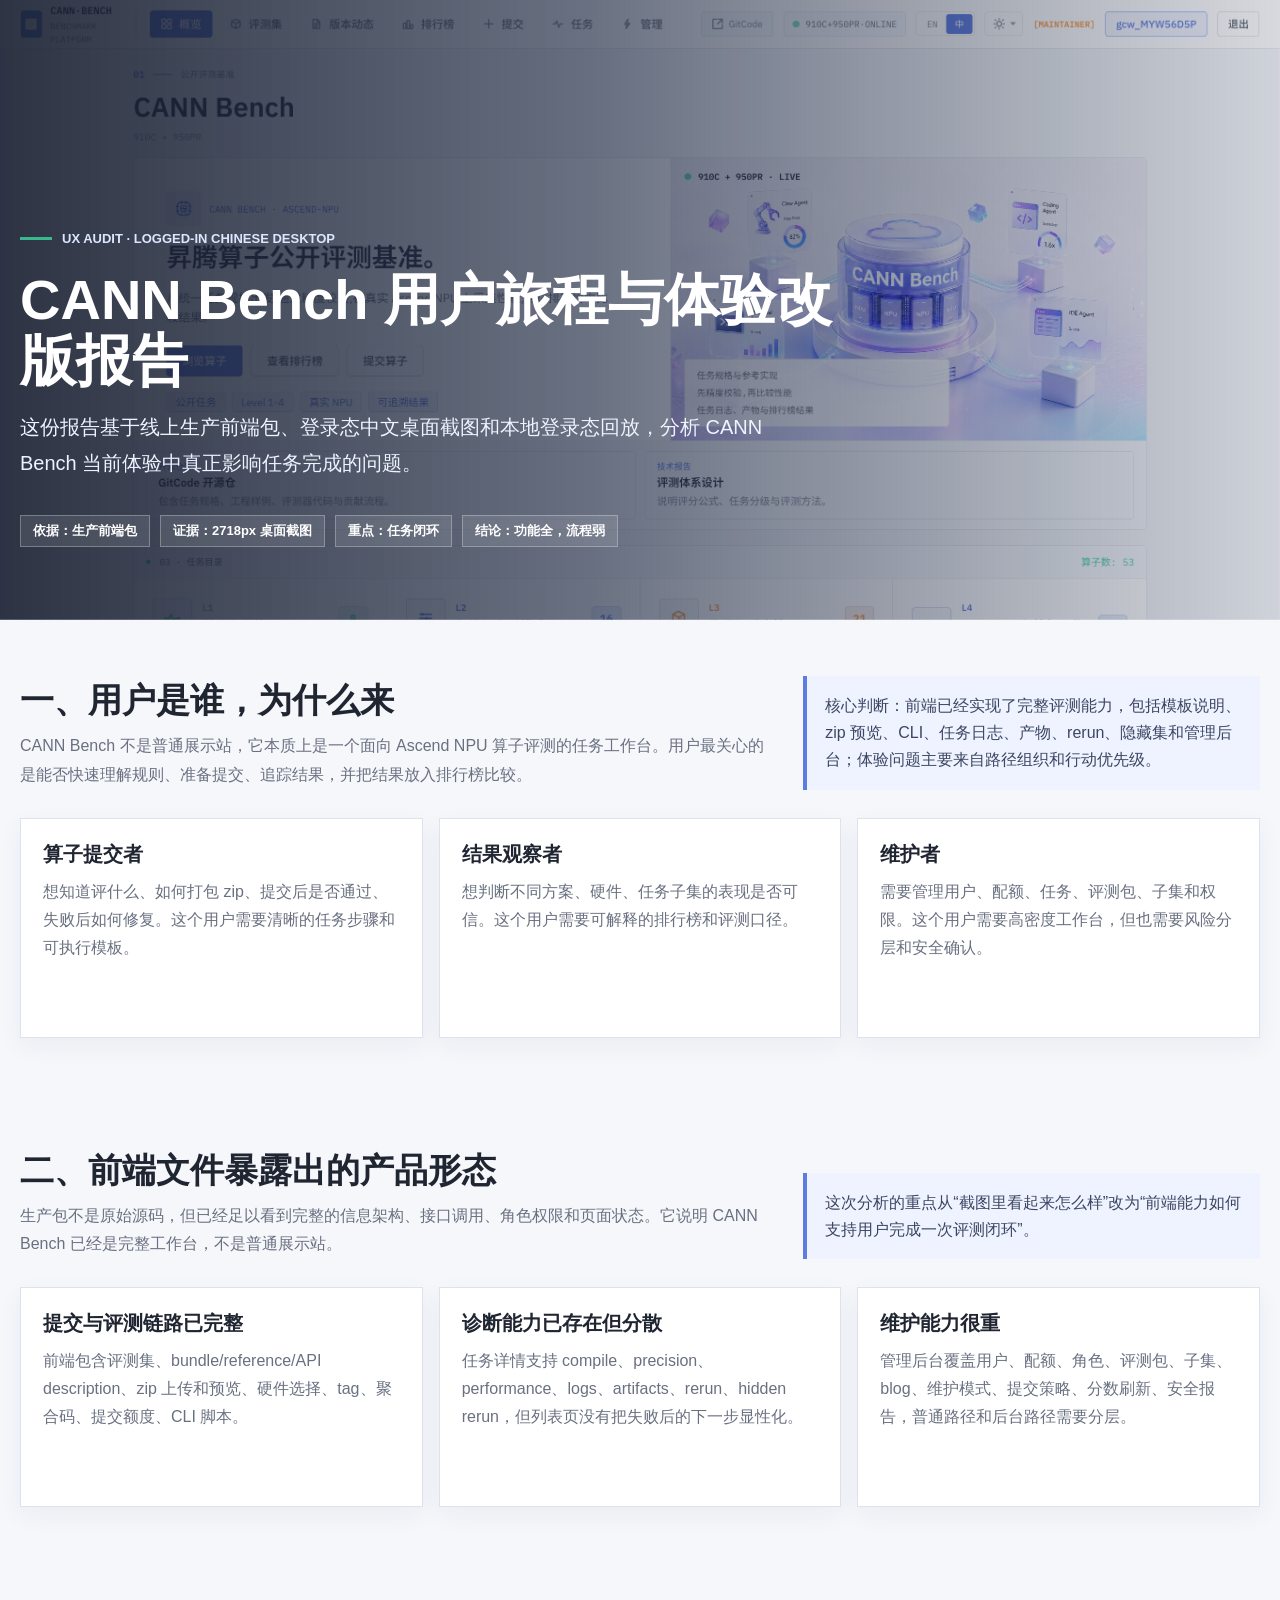
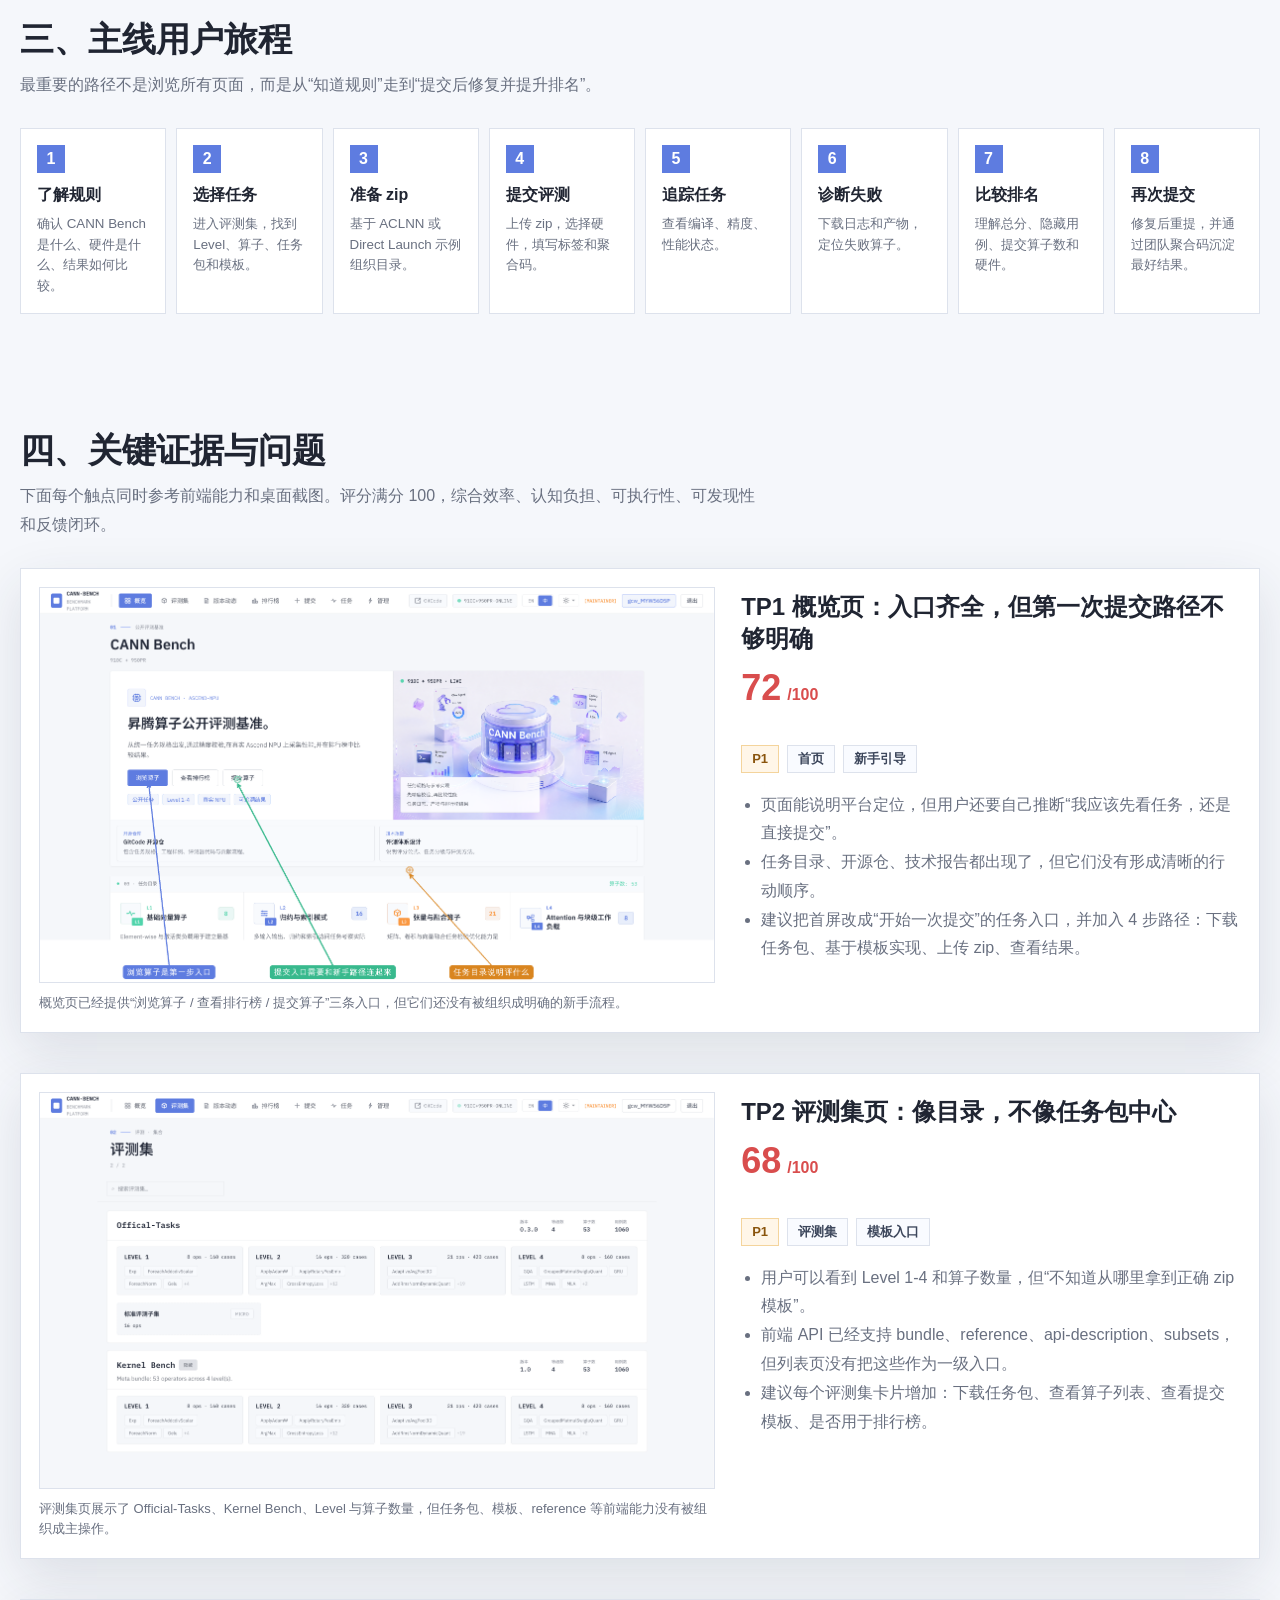
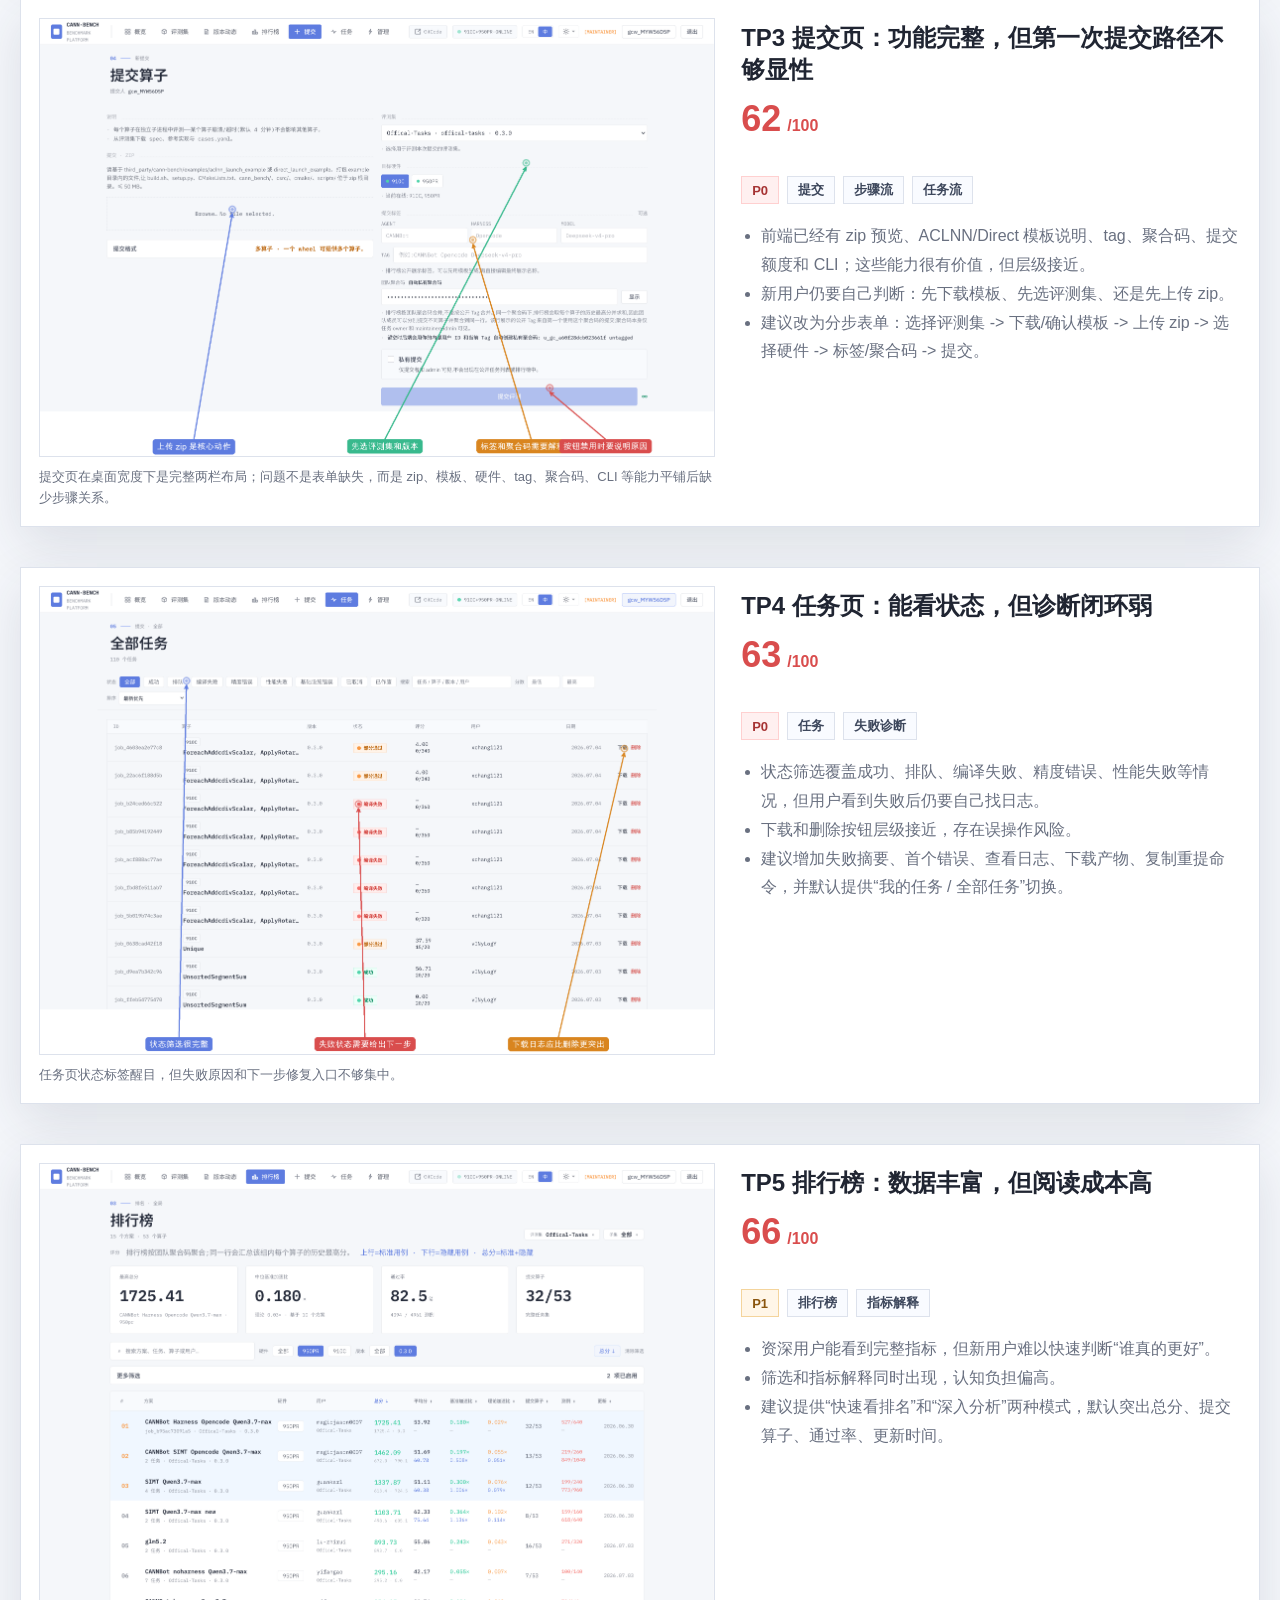
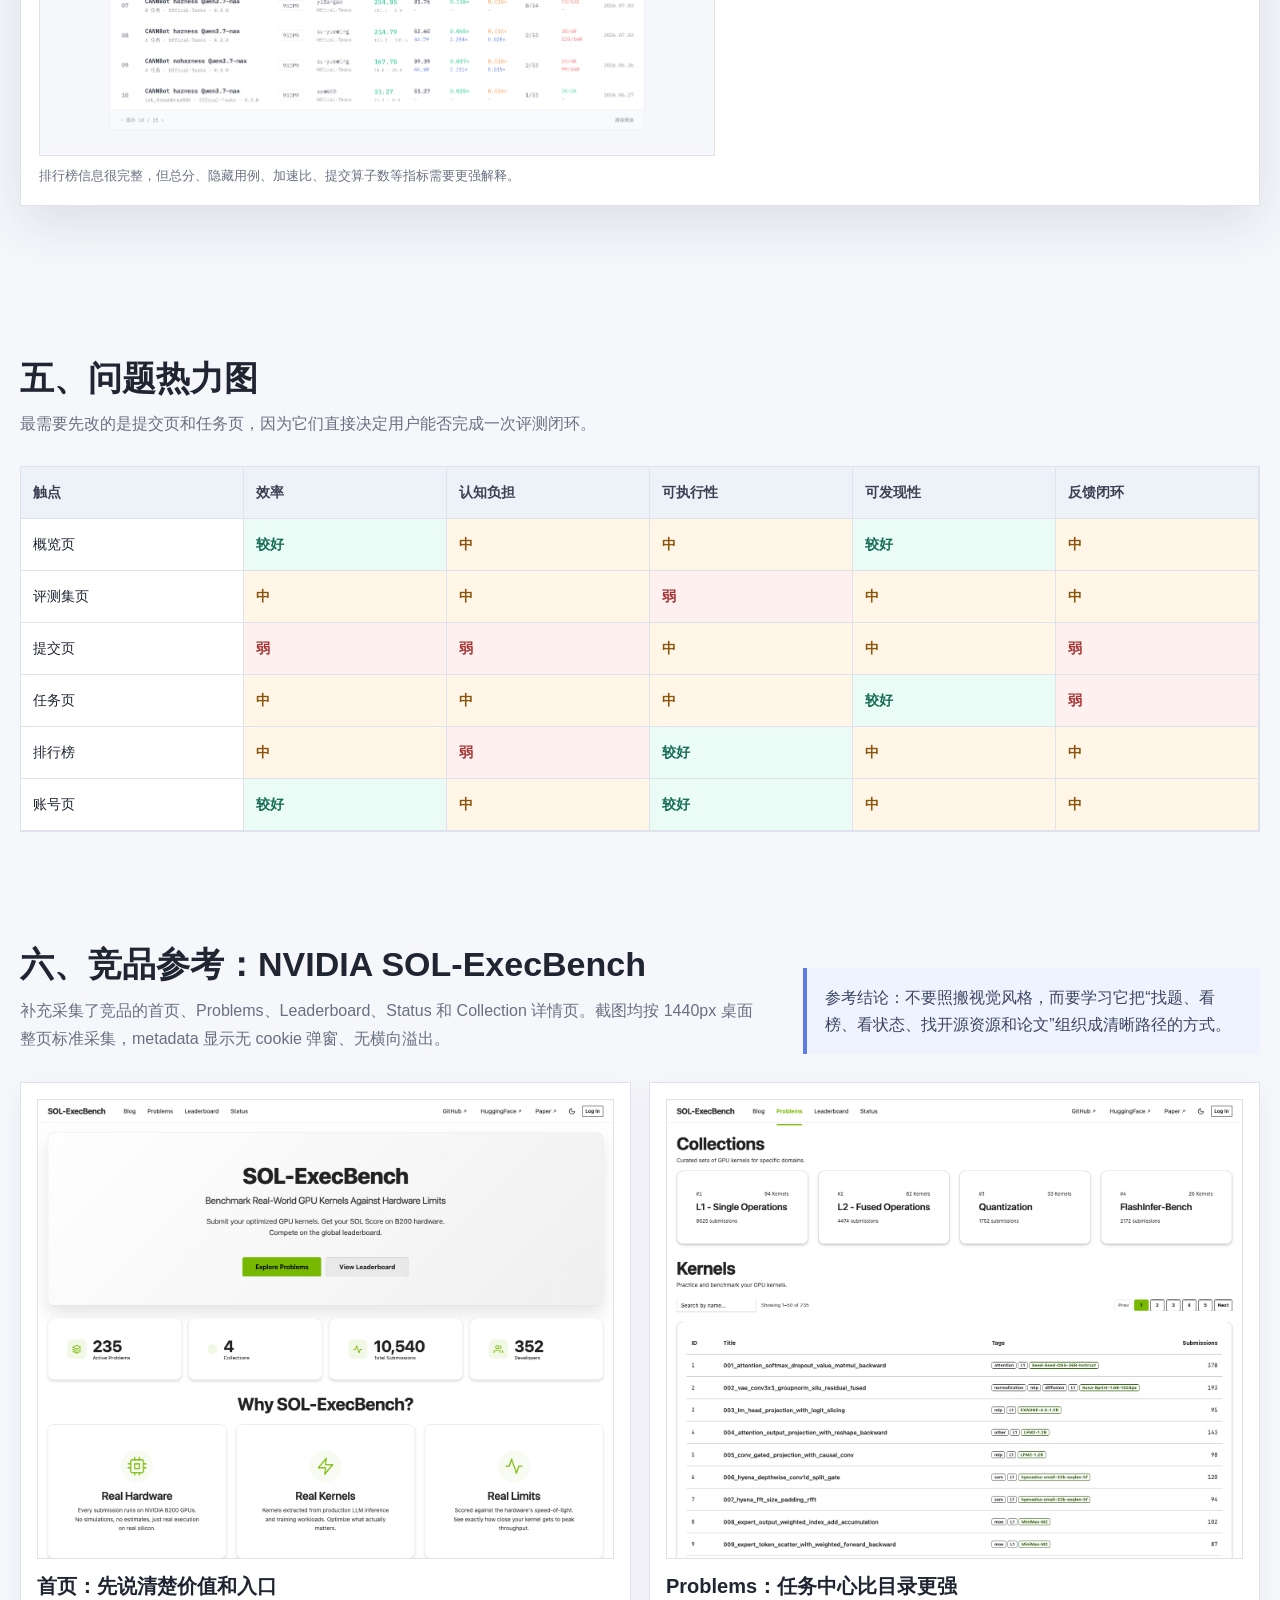
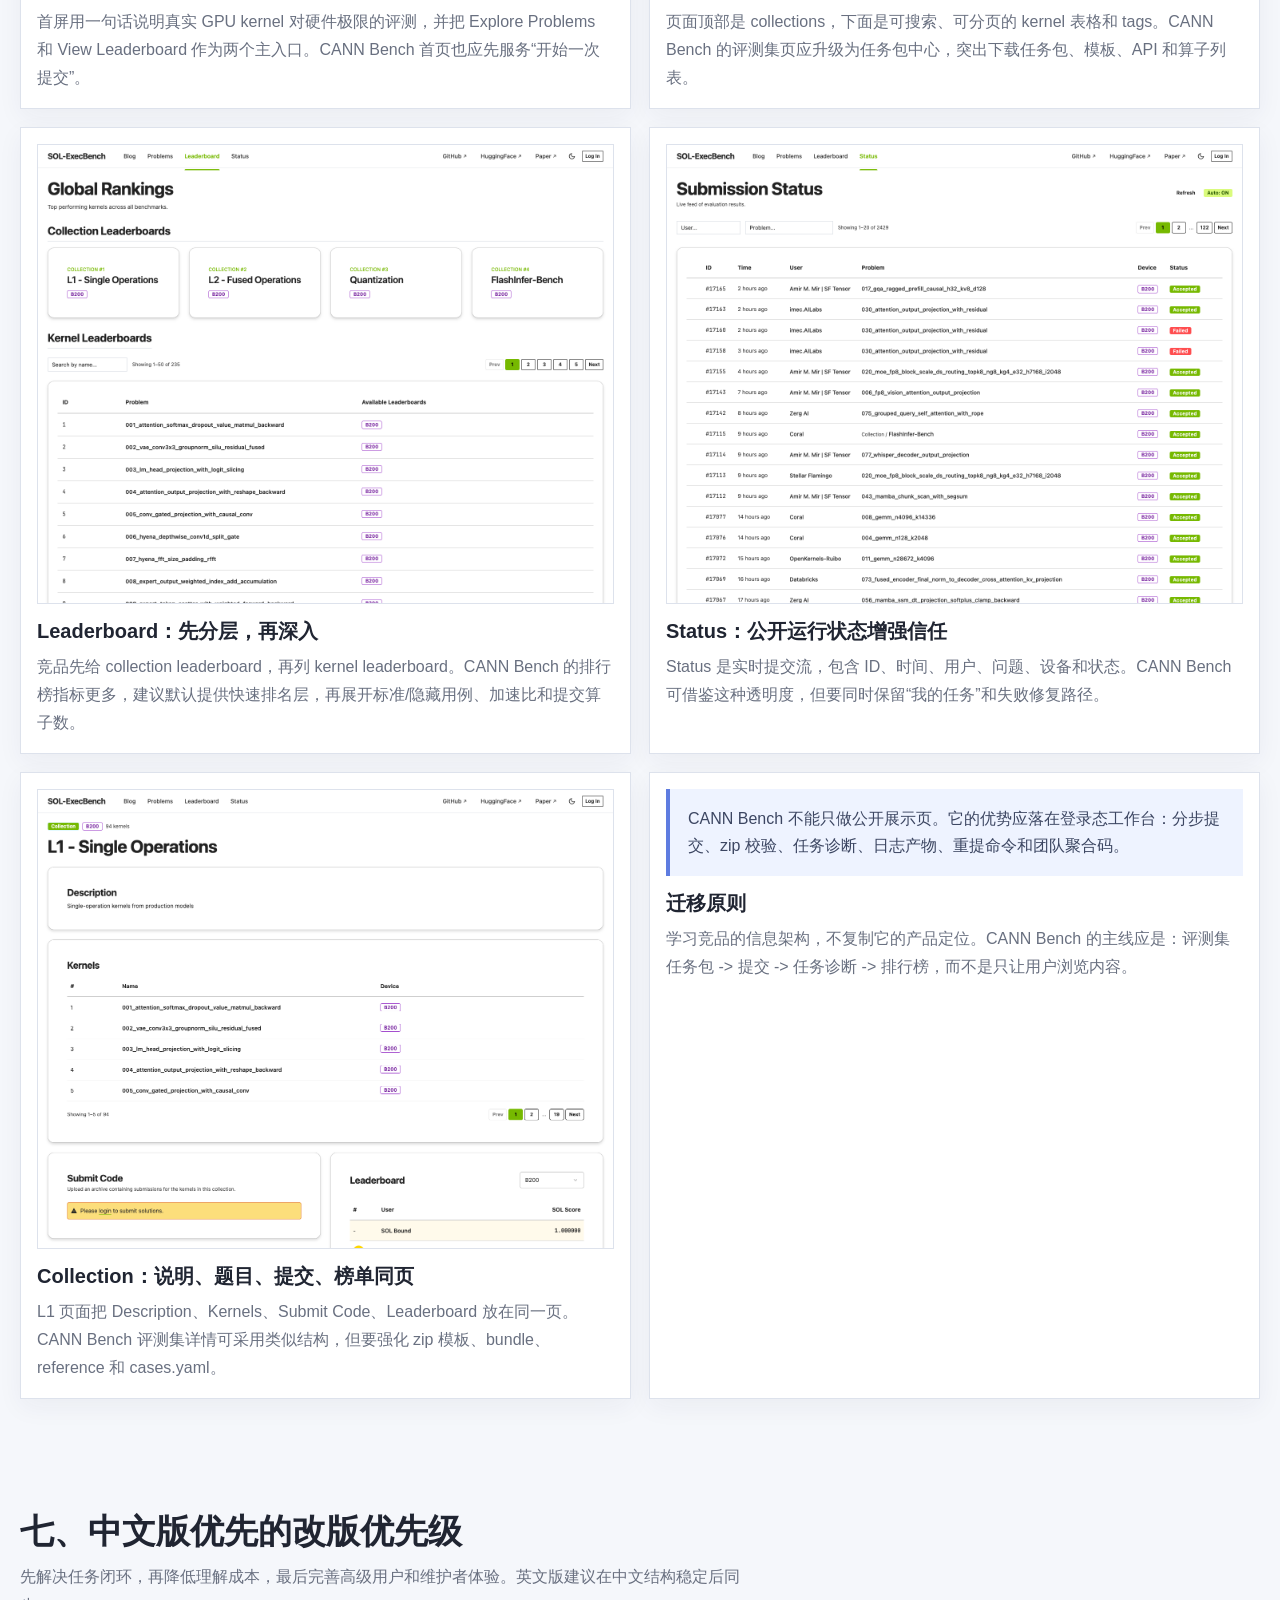
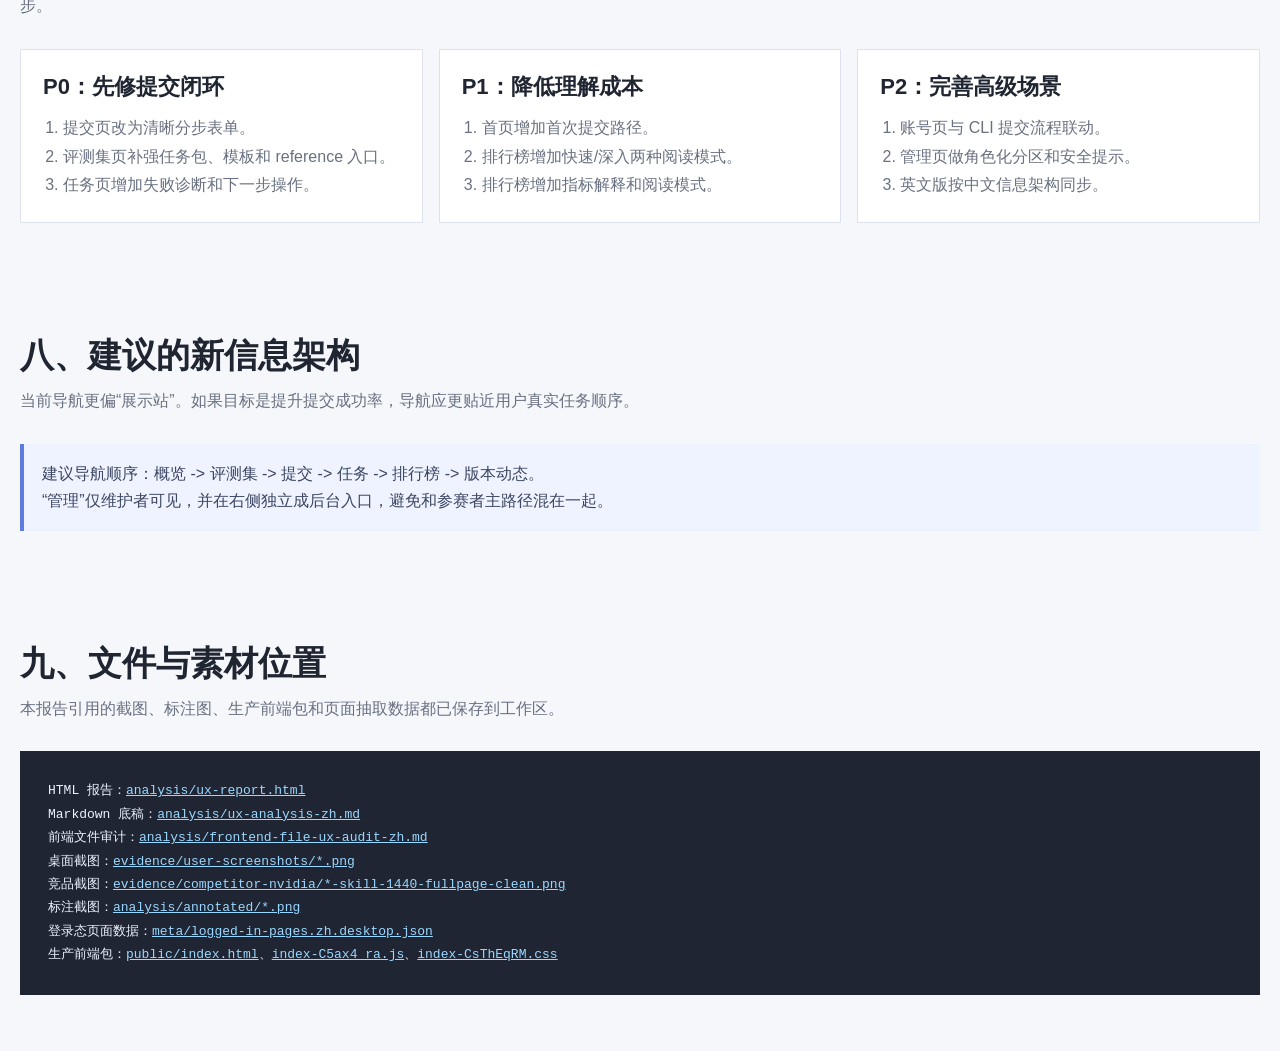
<file: cannbench-frontend-download/analysis/ux-report.html>
<!doctype html>
<html lang="zh-Hans">
  <head>
    <meta charset="utf-8" />
    <meta name="viewport" content="width=device-width, initial-scale=1" />
    <title>CANN Bench 登录态中文站点 UX 分析报告</title>
    <style>
      :root {
        --bg: #f5f7fb;
        --paper: #ffffff;
        --ink: #202532;
        --muted: #697080;
        --line: #dde2ec;
        --blue: #5e7ce0;
        --cyan: #2aa8c8;
        --mint: #38b98d;
        --amber: #d9851f;
        --rose: #d94d4d;
        --violet: #8064d9;
        --soft-blue: #eef3ff;
        --soft-mint: #ebfbf5;
        --soft-amber: #fff6e8;
        --soft-rose: #fff0f0;
        --shadow: 0 18px 50px rgba(39, 48, 70, 0.12);
      }

      * {
        box-sizing: border-box;
      }

      body {
        margin: 0;
        font-family: -apple-system, BlinkMacSystemFont, "PingFang SC", "Microsoft YaHei", "Noto Sans SC", sans-serif;
        color: var(--ink);
        background: var(--bg);
        letter-spacing: 0;
      }

      a {
        color: inherit;
      }

      .page {
        width: min(1280px, calc(100% - 40px));
        margin: 0 auto;
      }

      .hero {
        min-height: 620px;
        color: #fff;
        background:
          linear-gradient(90deg, rgba(23, 30, 48, 0.90), rgba(28, 39, 64, 0.66) 46%, rgba(34, 44, 70, 0.18)),
          url("../evidence/user-screenshots/user-01.png") center top / cover no-repeat;
        display: flex;
        align-items: flex-end;
        border-bottom: 1px solid rgba(255, 255, 255, 0.2);
      }

      .hero-inner {
        width: min(1280px, calc(100% - 40px));
        margin: 0 auto;
        padding: 84px 0 72px;
      }

      .eyebrow {
        display: inline-flex;
        align-items: center;
        gap: 10px;
        font-size: 13px;
        font-weight: 700;
        color: #dbe7ff;
        text-transform: uppercase;
      }

      .eyebrow::before {
        content: "";
        width: 32px;
        height: 3px;
        background: var(--mint);
      }

      h1 {
        max-width: 850px;
        margin: 24px 0 18px;
        font-size: 56px;
        line-height: 1.08;
      }

      .hero p {
        max-width: 780px;
        margin: 0;
        font-size: 20px;
        line-height: 1.8;
        color: #edf3ff;
      }

      .hero-meta {
        display: flex;
        flex-wrap: wrap;
        gap: 10px;
        margin-top: 34px;
      }

      .pill {
        display: inline-flex;
        align-items: center;
        gap: 8px;
        min-height: 32px;
        padding: 6px 12px;
        border: 1px solid rgba(255, 255, 255, 0.28);
        background: rgba(255, 255, 255, 0.1);
        color: #fff;
        font-size: 13px;
        font-weight: 600;
      }

      section {
        padding: 56px 0;
      }

      .section-head {
        display: grid;
        grid-template-columns: minmax(0, 0.9fr) minmax(280px, 0.55fr);
        gap: 36px;
        align-items: end;
        margin-bottom: 28px;
      }

      h2 {
        margin: 0;
        font-size: 34px;
        line-height: 1.18;
      }

      .lead {
        margin: 12px 0 0;
        color: var(--muted);
        font-size: 16px;
        line-height: 1.8;
      }

      .note {
        border-left: 4px solid var(--blue);
        background: var(--soft-blue);
        padding: 16px 18px;
        color: #3c4662;
        line-height: 1.7;
      }

      .grid-3 {
        display: grid;
        grid-template-columns: repeat(3, minmax(0, 1fr));
        gap: 16px;
      }

      .persona {
        background: var(--paper);
        border: 1px solid var(--line);
        padding: 22px;
        min-height: 220px;
        box-shadow: 0 8px 24px rgba(39, 48, 70, 0.05);
      }

      .persona strong {
        display: block;
        margin-bottom: 10px;
        font-size: 20px;
      }

      .persona p {
        margin: 0;
        color: var(--muted);
        line-height: 1.75;
      }

      .journey {
        display: grid;
        grid-template-columns: repeat(8, minmax(120px, 1fr));
        gap: 10px;
        overflow-x: auto;
        padding-bottom: 4px;
      }

      .step {
        min-height: 132px;
        background: var(--paper);
        border: 1px solid var(--line);
        padding: 16px;
      }

      .step span {
        display: inline-flex;
        align-items: center;
        justify-content: center;
        width: 28px;
        height: 28px;
        background: var(--blue);
        color: #fff;
        font-weight: 700;
        margin-bottom: 12px;
      }

      .step b {
        display: block;
        margin-bottom: 8px;
      }

      .step small {
        color: var(--muted);
        line-height: 1.55;
      }

      .evidence {
        display: grid;
        grid-template-columns: minmax(0, 1.15fr) minmax(320px, 0.85fr);
        gap: 26px;
        align-items: start;
        margin: 22px 0 40px;
        background: var(--paper);
        border: 1px solid var(--line);
        box-shadow: var(--shadow);
        padding: 18px;
      }

      figure {
        margin: 0;
      }

      figure img {
        width: 100%;
        display: block;
        border: 1px solid var(--line);
        background: #f9fbff;
      }

      figcaption {
        margin-top: 10px;
        color: var(--muted);
        font-size: 13px;
        line-height: 1.6;
      }

      .analysis h3 {
        margin: 4px 0 12px;
        font-size: 24px;
      }

      .score {
        display: inline-flex;
        align-items: baseline;
        gap: 6px;
        margin-bottom: 18px;
        color: var(--rose);
        font-weight: 800;
      }

      .score em {
        font-style: normal;
        font-size: 36px;
      }

      .analysis ul {
        margin: 0;
        padding-left: 20px;
        color: var(--muted);
        line-height: 1.8;
      }

      .tag-row {
        display: flex;
        flex-wrap: wrap;
        gap: 8px;
        margin: 18px 0;
      }

      .tag {
        display: inline-flex;
        min-height: 28px;
        align-items: center;
        padding: 4px 10px;
        border: 1px solid var(--line);
        background: #f9fbff;
        color: #3d475c;
        font-size: 13px;
        font-weight: 700;
      }

      .tag.p0 {
        color: #a63333;
        background: var(--soft-rose);
        border-color: #ffd0d0;
      }

      .tag.p1 {
        color: #8a550d;
        background: var(--soft-amber);
        border-color: #f4d49c;
      }

      .heatmap {
        display: grid;
        grid-template-columns: 1.1fr repeat(5, 1fr);
        border: 1px solid var(--line);
        background: var(--paper);
        overflow-x: auto;
      }

      .heatmap div {
        min-height: 52px;
        padding: 12px;
        border-right: 1px solid var(--line);
        border-bottom: 1px solid var(--line);
        font-size: 14px;
        display: flex;
        align-items: center;
      }

      .heatmap .head {
        background: #edf1f8;
        font-weight: 800;
        color: #3a4152;
      }

      .hot {
        background: var(--soft-rose);
        color: #a63333;
        font-weight: 800;
      }

      .warm {
        background: var(--soft-amber);
        color: #8a550d;
        font-weight: 800;
      }

      .ok {
        background: var(--soft-mint);
        color: #166d56;
        font-weight: 800;
      }

      .priority {
        display: grid;
        grid-template-columns: repeat(3, minmax(0, 1fr));
        gap: 16px;
      }

      .priority-item {
        background: var(--paper);
        border: 1px solid var(--line);
        padding: 22px;
      }

      .priority-item h3 {
        margin: 0 0 12px;
        font-size: 22px;
      }

      .priority-item ol {
        margin: 0;
        padding-left: 20px;
        color: var(--muted);
        line-height: 1.8;
      }

      .comp-grid {
        display: grid;
        grid-template-columns: repeat(2, minmax(0, 1fr));
        gap: 18px;
      }

      .comp-card {
        background: var(--paper);
        border: 1px solid var(--line);
        padding: 16px;
        box-shadow: 0 8px 24px rgba(39, 48, 70, 0.05);
      }

      .comp-card h3 {
        margin: 14px 0 8px;
        font-size: 20px;
      }

      .comp-card p {
        margin: 0;
        color: var(--muted);
        line-height: 1.75;
      }

      .comp-card img {
        width: 100%;
        max-height: 460px;
        object-fit: cover;
        object-position: top;
        border: 1px solid var(--line);
        background: #fff;
        display: block;
      }

      .files {
        background: #1f2533;
        color: #edf3ff;
        padding: 28px;
        overflow-x: auto;
        font-family: "SFMono-Regular", Consolas, monospace;
        font-size: 13px;
        line-height: 1.8;
      }

      .files a {
        color: #9bd8ff;
      }

      @media (max-width: 920px) {
        .hero-inner,
        .page {
          width: min(100% - 24px, 1280px);
        }

        .hero {
          min-height: 560px;
        }

        h1 {
          font-size: 40px;
        }

        .section-head,
        .evidence,
        .grid-3,
        .comp-grid,
        .priority {
          grid-template-columns: 1fr;
        }

        .heatmap {
          min-width: 820px;
        }
      }
    </style>
  </head>
  <body>
    <header class="hero">
      <div class="hero-inner">
        <div class="eyebrow">UX Audit · Logged-in Chinese Desktop</div>
        <h1>CANN Bench 用户旅程与体验改版报告</h1>
        <p>这份报告基于线上生产前端包、登录态中文桌面截图和本地登录态回放，分析 CANN Bench 当前体验中真正影响任务完成的问题。</p>
        <div class="hero-meta">
          <span class="pill">依据：生产前端包</span>
          <span class="pill">证据：2718px 桌面截图</span>
          <span class="pill">重点：任务闭环</span>
          <span class="pill">结论：功能全，流程弱</span>
        </div>
      </div>
    </header>

    <main class="page">
      <section>
        <div class="section-head">
          <div>
            <h2>一、用户是谁，为什么来</h2>
            <p class="lead">CANN Bench 不是普通展示站，它本质上是一个面向 Ascend NPU 算子评测的任务工作台。用户最关心的是能否快速理解规则、准备提交、追踪结果，并把结果放入排行榜比较。</p>
          </div>
          <div class="note">核心判断：前端已经实现了完整评测能力，包括模板说明、zip 预览、CLI、任务日志、产物、rerun、隐藏集和管理后台；体验问题主要来自路径组织和行动优先级。</div>
        </div>

        <div class="grid-3">
          <article class="persona">
            <strong>算子提交者</strong>
            <p>想知道评什么、如何打包 zip、提交后是否通过、失败后如何修复。这个用户需要清晰的任务步骤和可执行模板。</p>
          </article>
          <article class="persona">
            <strong>结果观察者</strong>
            <p>想判断不同方案、硬件、任务子集的表现是否可信。这个用户需要可解释的排行榜和评测口径。</p>
          </article>
          <article class="persona">
            <strong>维护者</strong>
            <p>需要管理用户、配额、任务、评测包、子集和权限。这个用户需要高密度工作台，但也需要风险分层和安全确认。</p>
          </article>
        </div>
      </section>

      <section>
        <div class="section-head">
          <div>
            <h2>二、前端文件暴露出的产品形态</h2>
            <p class="lead">生产包不是原始源码，但已经足以看到完整的信息架构、接口调用、角色权限和页面状态。它说明 CANN Bench 已经是完整工作台，不是普通展示站。</p>
          </div>
          <div class="note">这次分析的重点从“截图里看起来怎么样”改为“前端能力如何支持用户完成一次评测闭环”。</div>
        </div>
        <div class="grid-3">
          <article class="persona">
            <strong>提交与评测链路已完整</strong>
            <p>前端包含评测集、bundle/reference/API description、zip 上传和预览、硬件选择、tag、聚合码、提交额度、CLI 脚本。</p>
          </article>
          <article class="persona">
            <strong>诊断能力已存在但分散</strong>
            <p>任务详情支持 compile、precision、performance、logs、artifacts、rerun、hidden rerun，但列表页没有把失败后的下一步显性化。</p>
          </article>
          <article class="persona">
            <strong>维护能力很重</strong>
            <p>管理后台覆盖用户、配额、角色、评测包、子集、blog、维护模式、提交策略、分数刷新、安全报告，普通路径和后台路径需要分层。</p>
          </article>
        </div>
      </section>

      <section>
        <div class="section-head">
          <div>
            <h2>三、主线用户旅程</h2>
            <p class="lead">最重要的路径不是浏览所有页面，而是从“知道规则”走到“提交后修复并提升排名”。</p>
          </div>
        </div>
        <div class="journey">
          <div class="step"><span>1</span><b>了解规则</b><small>确认 CANN Bench 是什么、硬件是什么、结果如何比较。</small></div>
          <div class="step"><span>2</span><b>选择任务</b><small>进入评测集，找到 Level、算子、任务包和模板。</small></div>
          <div class="step"><span>3</span><b>准备 zip</b><small>基于 ACLNN 或 Direct Launch 示例组织目录。</small></div>
          <div class="step"><span>4</span><b>提交评测</b><small>上传 zip，选择硬件，填写标签和聚合码。</small></div>
          <div class="step"><span>5</span><b>追踪任务</b><small>查看编译、精度、性能状态。</small></div>
          <div class="step"><span>6</span><b>诊断失败</b><small>下载日志和产物，定位失败算子。</small></div>
          <div class="step"><span>7</span><b>比较排名</b><small>理解总分、隐藏用例、提交算子数和硬件。</small></div>
          <div class="step"><span>8</span><b>再次提交</b><small>修复后重提，并通过团队聚合码沉淀最好结果。</small></div>
        </div>
      </section>

      <section>
        <div class="section-head">
          <div>
            <h2>四、关键证据与问题</h2>
            <p class="lead">下面每个触点同时参考前端能力和桌面截图。评分满分 100，综合效率、认知负担、可执行性、可发现性和反馈闭环。</p>
          </div>
        </div>

        <article class="evidence">
          <figure>
            <img src="./annotated/01-overview-entry.png" alt="概览页入口标注图" />
            <figcaption>概览页已经提供“浏览算子 / 查看排行榜 / 提交算子”三条入口，但它们还没有被组织成明确的新手流程。</figcaption>
          </figure>
          <div class="analysis">
            <h3>TP1 概览页：入口齐全，但第一次提交路径不够明确</h3>
            <div class="score"><em>72</em>/100</div>
            <div class="tag-row">
              <span class="tag p1">P1</span>
              <span class="tag">首页</span>
              <span class="tag">新手引导</span>
            </div>
            <ul>
              <li>页面能说明平台定位，但用户还要自己推断“我应该先看任务，还是直接提交”。</li>
              <li>任务目录、开源仓、技术报告都出现了，但它们没有形成清晰的行动顺序。</li>
              <li>建议把首屏改成“开始一次提交”的任务入口，并加入 4 步路径：下载任务包、基于模板实现、上传 zip、查看结果。</li>
            </ul>
          </div>
        </article>

        <article class="evidence">
          <figure>
            <img src="../evidence/user-screenshots/user-02.png" alt="评测集页面截图" />
            <figcaption>评测集页展示了 Official-Tasks、Kernel Bench、Level 与算子数量，但任务包、模板、reference 等前端能力没有被组织成主操作。</figcaption>
          </figure>
          <div class="analysis">
            <h3>TP2 评测集页：像目录，不像任务包中心</h3>
            <div class="score"><em>68</em>/100</div>
            <div class="tag-row">
              <span class="tag p1">P1</span>
              <span class="tag">评测集</span>
              <span class="tag">模板入口</span>
            </div>
            <ul>
              <li>用户可以看到 Level 1-4 和算子数量，但“不知道从哪里拿到正确 zip 模板”。</li>
              <li>前端 API 已经支持 bundle、reference、api-description、subsets，但列表页没有把这些作为一级入口。</li>
              <li>建议每个评测集卡片增加：下载任务包、查看算子列表、查看提交模板、是否用于排行榜。</li>
            </ul>
          </div>
        </article>

        <article class="evidence">
          <figure>
            <img src="./annotated/05-submit-flow.png" alt="提交页任务流标注图" />
            <figcaption>提交页在桌面宽度下是完整两栏布局；问题不是表单缺失，而是 zip、模板、硬件、tag、聚合码、CLI 等能力平铺后缺少步骤关系。</figcaption>
          </figure>
          <div class="analysis">
            <h3>TP3 提交页：功能完整，但第一次提交路径不够显性</h3>
            <div class="score"><em>62</em>/100</div>
            <div class="tag-row">
              <span class="tag p0">P0</span>
              <span class="tag">提交</span>
              <span class="tag">步骤流</span>
              <span class="tag">任务流</span>
            </div>
            <ul>
              <li>前端已经有 zip 预览、ACLNN/Direct 模板说明、tag、聚合码、提交额度和 CLI；这些能力很有价值，但层级接近。</li>
              <li>新用户仍要自己判断：先下载模板、先选评测集、还是先上传 zip。</li>
              <li>建议改为分步表单：选择评测集 -> 下载/确认模板 -> 上传 zip -> 选择硬件 -> 标签/聚合码 -> 提交。</li>
            </ul>
          </div>
        </article>

        <article class="evidence">
          <figure>
            <img src="./annotated/06-jobs-feedback.png" alt="任务页反馈闭环标注图" />
            <figcaption>任务页状态标签醒目，但失败原因和下一步修复入口不够集中。</figcaption>
          </figure>
          <div class="analysis">
            <h3>TP4 任务页：能看状态，但诊断闭环弱</h3>
            <div class="score"><em>63</em>/100</div>
            <div class="tag-row">
              <span class="tag p0">P0</span>
              <span class="tag">任务</span>
              <span class="tag">失败诊断</span>
            </div>
            <ul>
              <li>状态筛选覆盖成功、排队、编译失败、精度错误、性能失败等情况，但用户看到失败后仍要自己找日志。</li>
              <li>下载和删除按钮层级接近，存在误操作风险。</li>
              <li>建议增加失败摘要、首个错误、查看日志、下载产物、复制重提命令，并默认提供“我的任务 / 全部任务”切换。</li>
            </ul>
          </div>
        </article>

        <article class="evidence">
          <figure>
            <img src="../evidence/user-screenshots/user-04.png" alt="排行榜页面截图" />
            <figcaption>排行榜信息很完整，但总分、隐藏用例、加速比、提交算子数等指标需要更强解释。</figcaption>
          </figure>
          <div class="analysis">
            <h3>TP5 排行榜：数据丰富，但阅读成本高</h3>
            <div class="score"><em>66</em>/100</div>
            <div class="tag-row">
              <span class="tag p1">P1</span>
              <span class="tag">排行榜</span>
              <span class="tag">指标解释</span>
            </div>
            <ul>
              <li>资深用户能看到完整指标，但新用户难以快速判断“谁真的更好”。</li>
              <li>筛选和指标解释同时出现，认知负担偏高。</li>
              <li>建议提供“快速看排名”和“深入分析”两种模式，默认突出总分、提交算子、通过率、更新时间。</li>
            </ul>
          </div>
        </article>
      </section>

      <section>
        <div class="section-head">
          <div>
            <h2>五、问题热力图</h2>
            <p class="lead">最需要先改的是提交页和任务页，因为它们直接决定用户能否完成一次评测闭环。</p>
          </div>
        </div>
        <div class="heatmap">
          <div class="head">触点</div>
          <div class="head">效率</div>
          <div class="head">认知负担</div>
          <div class="head">可执行性</div>
          <div class="head">可发现性</div>
          <div class="head">反馈闭环</div>

          <div>概览页</div><div class="ok">较好</div><div class="warm">中</div><div class="warm">中</div><div class="ok">较好</div><div class="warm">中</div>
          <div>评测集页</div><div class="warm">中</div><div class="warm">中</div><div class="hot">弱</div><div class="warm">中</div><div class="warm">中</div>
          <div>提交页</div><div class="hot">弱</div><div class="hot">弱</div><div class="warm">中</div><div class="warm">中</div><div class="hot">弱</div>
          <div>任务页</div><div class="warm">中</div><div class="warm">中</div><div class="warm">中</div><div class="ok">较好</div><div class="hot">弱</div>
          <div>排行榜</div><div class="warm">中</div><div class="hot">弱</div><div class="ok">较好</div><div class="warm">中</div><div class="warm">中</div>
          <div>账号页</div><div class="ok">较好</div><div class="warm">中</div><div class="ok">较好</div><div class="warm">中</div><div class="warm">中</div>
        </div>
      </section>

      <section>
        <div class="section-head">
          <div>
            <h2>六、竞品参考：NVIDIA SOL-ExecBench</h2>
            <p class="lead">补充采集了竞品的首页、Problems、Leaderboard、Status 和 Collection 详情页。截图均按 1440px 桌面整页标准采集，metadata 显示无 cookie 弹窗、无横向溢出。</p>
          </div>
          <div class="note">参考结论：不要照搬视觉风格，而要学习它把“找题、看榜、看状态、找开源资源和论文”组织成清晰路径的方式。</div>
        </div>
        <div class="comp-grid">
          <article class="comp-card">
            <img src="../evidence/competitor-nvidia/01-home-skill-1440-fullpage-clean.png" alt="NVIDIA SOL-ExecBench 首页桌面整页截图" />
            <h3>首页：先说清楚价值和入口</h3>
            <p>首屏用一句话说明真实 GPU kernel 对硬件极限的评测，并把 Explore Problems 和 View Leaderboard 作为两个主入口。CANN Bench 首页也应先服务“开始一次提交”。</p>
          </article>
          <article class="comp-card">
            <img src="../evidence/competitor-nvidia/02-problems-skill-1440-fullpage-clean.png" alt="NVIDIA SOL-ExecBench Problems 页桌面整页截图" />
            <h3>Problems：任务中心比目录更强</h3>
            <p>页面顶部是 collections，下面是可搜索、可分页的 kernel 表格和 tags。CANN Bench 的评测集页应升级为任务包中心，突出下载任务包、模板、API 和算子列表。</p>
          </article>
          <article class="comp-card">
            <img src="../evidence/competitor-nvidia/03-leaderboard-skill-1440-fullpage-clean.png" alt="NVIDIA SOL-ExecBench Leaderboard 页桌面整页截图" />
            <h3>Leaderboard：先分层，再深入</h3>
            <p>竞品先给 collection leaderboard，再列 kernel leaderboard。CANN Bench 的排行榜指标更多，建议默认提供快速排名层，再展开标准/隐藏用例、加速比和提交算子数。</p>
          </article>
          <article class="comp-card">
            <img src="../evidence/competitor-nvidia/04-status-skill-1440-fullpage-clean.png" alt="NVIDIA SOL-ExecBench Status 页桌面整页截图" />
            <h3>Status：公开运行状态增强信任</h3>
            <p>Status 是实时提交流，包含 ID、时间、用户、问题、设备和状态。CANN Bench 可借鉴这种透明度，但要同时保留“我的任务”和失败修复路径。</p>
          </article>
          <article class="comp-card">
            <img src="../evidence/competitor-nvidia/05-collection-l1-skill-1440-fullpage-clean.png" alt="NVIDIA SOL-ExecBench Collection L1 页桌面整页截图" />
            <h3>Collection：说明、题目、提交、榜单同页</h3>
            <p>L1 页面把 Description、Kernels、Submit Code、Leaderboard 放在同一页。CANN Bench 评测集详情可采用类似结构，但要强化 zip 模板、bundle、reference 和 cases.yaml。</p>
          </article>
          <article class="comp-card">
            <div class="note">CANN Bench 不能只做公开展示页。它的优势应落在登录态工作台：分步提交、zip 校验、任务诊断、日志产物、重提命令和团队聚合码。</div>
            <h3>迁移原则</h3>
            <p>学习竞品的信息架构，不复制它的产品定位。CANN Bench 的主线应是：评测集任务包 -> 提交 -> 任务诊断 -> 排行榜，而不是只让用户浏览内容。</p>
          </article>
        </div>
      </section>

      <section>
        <div class="section-head">
          <div>
            <h2>七、中文版优先的改版优先级</h2>
            <p class="lead">先解决任务闭环，再降低理解成本，最后完善高级用户和维护者体验。英文版建议在中文结构稳定后同步。</p>
          </div>
        </div>
        <div class="priority">
          <article class="priority-item">
            <h3>P0：先修提交闭环</h3>
            <ol>
              <li>提交页改为清晰分步表单。</li>
              <li>评测集页补强任务包、模板和 reference 入口。</li>
              <li>任务页增加失败诊断和下一步操作。</li>
            </ol>
          </article>
          <article class="priority-item">
            <h3>P1：降低理解成本</h3>
            <ol>
              <li>首页增加首次提交路径。</li>
              <li>排行榜增加快速/深入两种阅读模式。</li>
              <li>排行榜增加指标解释和阅读模式。</li>
            </ol>
          </article>
          <article class="priority-item">
            <h3>P2：完善高级场景</h3>
            <ol>
              <li>账号页与 CLI 提交流程联动。</li>
              <li>管理页做角色化分区和安全提示。</li>
              <li>英文版按中文信息架构同步。</li>
            </ol>
          </article>
        </div>
      </section>

      <section>
        <div class="section-head">
          <div>
            <h2>八、建议的新信息架构</h2>
            <p class="lead">当前导航更偏“展示站”。如果目标是提升提交成功率，导航应更贴近用户真实任务顺序。</p>
          </div>
        </div>
        <div class="note">
          建议导航顺序：概览 -> 评测集 -> 提交 -> 任务 -> 排行榜 -> 版本动态。<br />
          “管理”仅维护者可见，并在右侧独立成后台入口，避免和参赛者主路径混在一起。
        </div>
      </section>

      <section>
        <div class="section-head">
          <div>
            <h2>九、文件与素材位置</h2>
            <p class="lead">本报告引用的截图、标注图、生产前端包和页面抽取数据都已保存到工作区。</p>
          </div>
        </div>
        <div class="files">
          HTML 报告：<a href="./ux-report.html">analysis/ux-report.html</a><br />
          Markdown 底稿：<a href="./ux-analysis-zh.md">analysis/ux-analysis-zh.md</a><br />
          前端文件审计：<a href="./frontend-file-ux-audit-zh.md">analysis/frontend-file-ux-audit-zh.md</a><br />
          桌面截图：<a href="../evidence/user-screenshots/user-01.png">evidence/user-screenshots/*.png</a><br />
          竞品截图：<a href="../evidence/competitor-nvidia/competitor-pages-summary.json">evidence/competitor-nvidia/*-skill-1440-fullpage-clean.png</a><br />
          标注截图：<a href="./annotated/01-overview-entry.png">analysis/annotated/*.png</a><br />
          登录态页面数据：<a href="../meta/logged-in-pages.zh.desktop.json">meta/logged-in-pages.zh.desktop.json</a><br />
          生产前端包：<a href="../public/index.html">public/index.html</a>、<a href="../public/assets/index-C5ax4_ra.js">index-C5ax4_ra.js</a>、<a href="../public/assets/index-CsThEqRM.css">index-CsThEqRM.css</a>
        </div>
      </section>
    </main>
  </body>
</html>
</file>
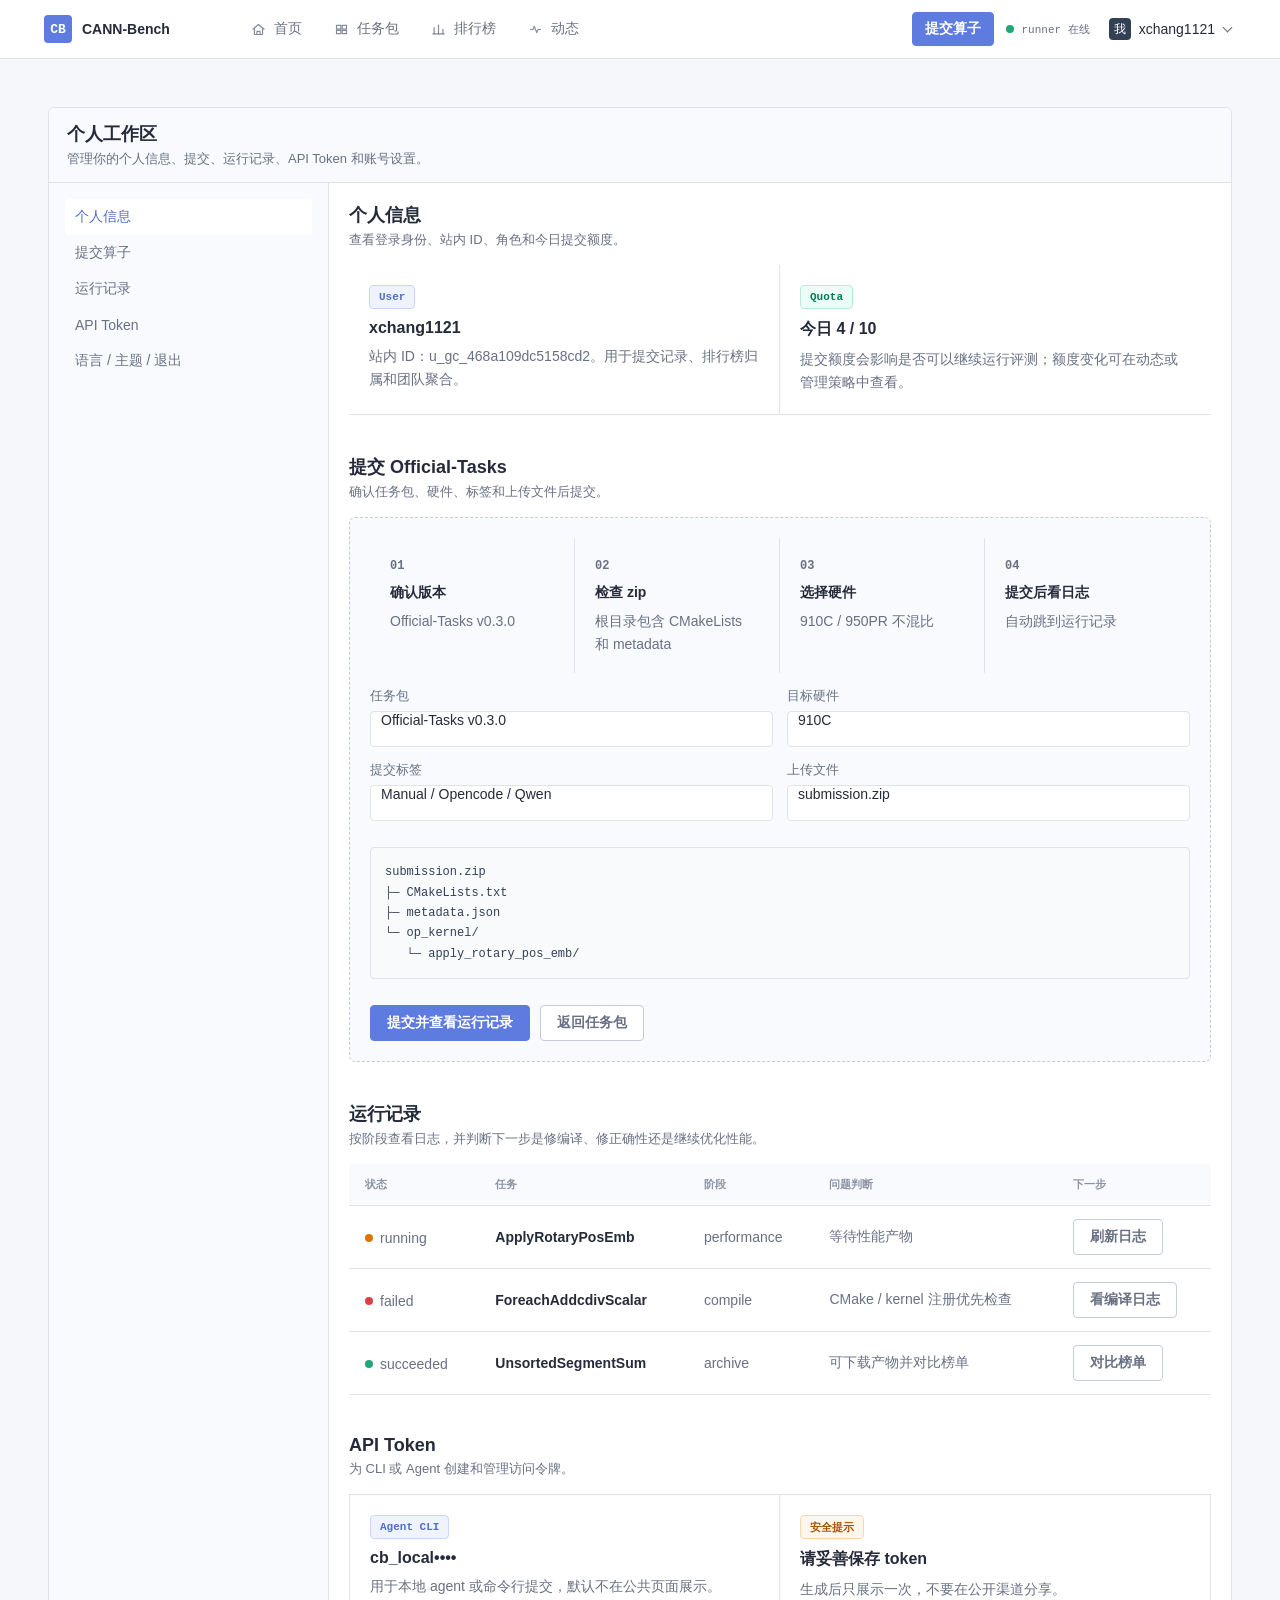
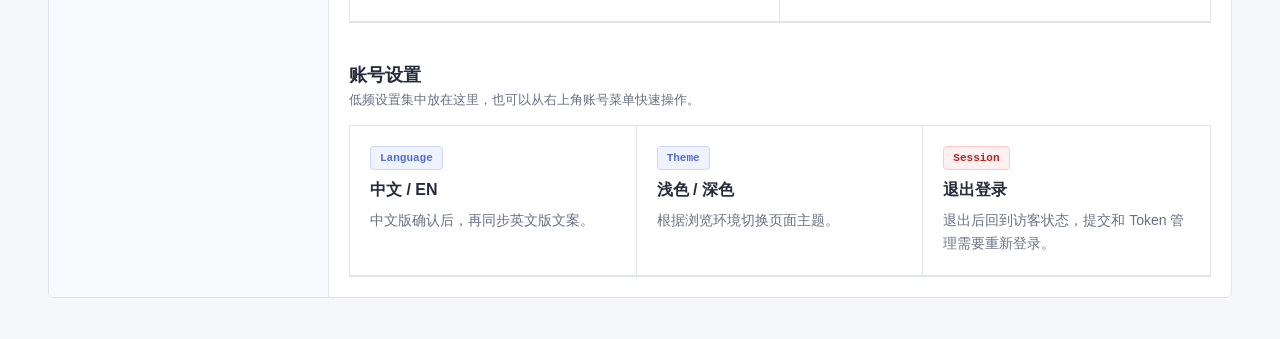
<file: cannbench-frontend-download/static-prototype/account.html>
<!doctype html>
<html lang="zh-CN">
  <head>
    <meta charset="UTF-8" />
    <meta name="viewport" content="width=device-width, initial-scale=1.0" />
    <title>个人工作区 - CANN-Bench</title>
    <link rel="stylesheet" href="./styles.css" />
  </head>
  <body>
    <header class="topbar">
      <nav class="shell nav">
        <a class="brand" href="./index.html"><span class="brand-mark">CB</span><span>CANN-Bench</span></a>
        <div class="nav-main">
          <a class="nav-link" href="./index.html"><svg class="nav-icon" viewBox="0 0 24 24" aria-hidden="true"><path d="M3 11.5 12 4l9 7.5" /><path d="M5.5 10.5V20h13v-9.5" /><path d="M9.5 20v-5h5v5" /></svg>首页</a>
          <a class="nav-link" href="./benchmarks.html"><svg class="nav-icon" viewBox="0 0 24 24" aria-hidden="true"><path d="M4 5.5h7v6H4z" /><path d="M13 5.5h7v6h-7z" /><path d="M4 13.5h7v5H4z" /><path d="M13 13.5h7v5h-7z" /></svg>任务包</a>
          <a class="nav-link" href="./leaderboard.html"><svg class="nav-icon" viewBox="0 0 24 24" aria-hidden="true"><path d="M5 19V9" /><path d="M12 19V5" /><path d="M19 19v-7" /><path d="M3 19h18" /></svg>排行榜</a>
          <a class="nav-link" href="./updates.html"><svg class="nav-icon" viewBox="0 0 24 24" aria-hidden="true"><path d="M4 12h4l2-5 4 10 2-5h4" /></svg>动态</a>
        </div>
        <div class="nav-actions">
          <a class="quick-action" href="#submit">提交算子</a>
          <span class="runner-chip"><span class="led"></span>runner 在线</span>
          <details class="account-menu">
            <summary><span class="avatar">我</span><span data-account-name>xchang1121</span><span class="chevron"></span></summary>
            <div class="account-panel">
              <a class="menu-item" href="#profile"><span class="menu-left"><svg class="menu-icon" viewBox="0 0 24 24" aria-hidden="true"><path d="M12 12a4 4 0 1 0 0-8 4 4 0 0 0 0 8Z" /><path d="M5 20a7 7 0 0 1 14 0" /></svg><span>个人信息</span></span><span class="menu-trail">→</span></a>
              <a class="menu-item" href="#jobs"><span class="menu-left"><svg class="menu-icon" viewBox="0 0 24 24" aria-hidden="true"><path d="M7 7h10" /><path d="M7 12h10" /><path d="M7 17h6" /><path d="m16 16 2 2 3-4" /></svg><span>运行记录</span></span><span class="menu-trail">→</span></a>
              <a class="menu-item" href="#tokens"><span class="menu-left"><svg class="menu-icon" viewBox="0 0 24 24" aria-hidden="true"><path d="M5 6.5h14v11H5z" /><path d="M8 10h4" /><path d="M8 14h2" /><path d="M15.5 13.5h.01" /><path d="M18 13.5h.01" /></svg><span>API Token</span></span><span class="menu-trail">→</span></a>
              <a class="menu-item" href="./admin.html"><span class="menu-left"><svg class="menu-icon" viewBox="0 0 24 24" aria-hidden="true"><path d="M4 7h16" /><path d="M4 17h16" /><path d="M8 7v10" /><path d="M16 7v10" /></svg><span>管理后台</span></span><span class="menu-trail">→</span></a>
              <a class="menu-item" href="https://gitcode.com/cann/cann-bench"><span class="menu-left"><svg class="menu-icon" viewBox="0 0 24 24" aria-hidden="true"><path d="m9 18-6-6 6-6" /><path d="m15 6 6 6-6 6" /></svg><span>GitCode 开源仓</span></span><span class="menu-trail">↗</span></a>
              <div class="account-divider"></div>
              <button class="menu-item menu-switch" type="button" data-action="language"><span class="menu-left"><svg class="menu-icon" viewBox="0 0 24 24" aria-hidden="true"><path d="M4 5h9" /><path d="M9 3v2" /><path d="M6 12c2.8-1.5 4.7-4 5-7" /><path d="M5 5c.7 2.4 2.2 4.5 4.5 6" /><path d="M14 21l4-9 4 9" /><path d="M15.5 18h5" /></svg><span>语言</span></span><span class="segmented-toggle" data-language-toggle><span data-language-zh>中</span><span data-language-en>EN</span></span></button>
              <button class="menu-item menu-switch" type="button" data-action="theme"><span class="menu-left"><svg class="menu-icon" viewBox="0 0 24 24" aria-hidden="true"><path d="M12 4V2" /><path d="M12 22v-2" /><path d="m4.93 4.93-1.41-1.41" /><path d="m20.48 20.48-1.41-1.41" /><path d="M4 12H2" /><path d="M22 12h-2" /><path d="m4.93 19.07-1.41 1.41" /><path d="m20.48 3.52-1.41 1.41" /><circle cx="12" cy="12" r="4" /></svg><span>主题</span></span><span class="segmented-toggle" data-theme-toggle><span data-theme-light>浅</span><span data-theme-dark>深</span></span></button>
              <div class="account-divider is-tight"></div>
              <button class="menu-item is-danger" type="button" data-action="logout"><span class="menu-left"><svg class="menu-icon" viewBox="0 0 24 24" aria-hidden="true"><path d="M10 6H6v12h4" /><path d="M14 8l4 4-4 4" /><path d="M18 12H9" /></svg><span>退出登录</span></span><span class="menu-trail">→</span></button>
            </div>
          </details>
        </div>
      </nav>
    </header>

    <main class="shell page">
      <section class="section">
        <div class="section-head">
          <div class="section-title">
            <h2>个人工作区</h2>
            <span>管理你的个人信息、提交、运行记录、API Token 和账号设置。</span>
          </div>
        </div>
        <div class="side-layout">
          <aside class="side-nav">
            <a class="is-active" href="#profile">个人信息</a>
            <a href="#submit">提交算子</a>
            <a href="#jobs">运行记录</a>
            <a href="#tokens">API Token</a>
            <a href="#settings">语言 / 主题 / 退出</a>
          </aside>
          <div>
            <section class="panel-body" id="profile">
              <div class="section-title">
                <h2>个人信息</h2>
                <span>查看登录身份、站内 ID、角色和今日提交额度。</span>
              </div>
              <div class="grid-2 account-summary" style="margin-top:16px;">
                <div class="cell"><span class="tag">User</span><h3>xchang1121</h3><p>站内 ID：u_gc_468a109dc5158cd2。用于提交记录、排行榜归属和团队聚合。</p></div>
                <div class="cell"><span class="tag is-mint">Quota</span><h3>今日 4 / 10</h3><p>提交额度会影响是否可以继续运行评测；额度变化可在动态或管理策略中查看。</p></div>
              </div>
            </section>

            <section class="panel-body" id="submit">
              <div class="section-title">
                <h2>提交 Official-Tasks</h2>
                <span>确认任务包、硬件、标签和上传文件后提交。</span>
              </div>
              <div class="submit-box" style="margin-top:16px;">
                <div class="workflow">
                  <div class="step"><span class="step-num">01</span><strong>确认版本</strong><span>Official-Tasks v0.3.0</span></div>
                  <div class="step"><span class="step-num">02</span><strong>检查 zip</strong><span>根目录包含 CMakeLists 和 metadata</span></div>
                  <div class="step"><span class="step-num">03</span><strong>选择硬件</strong><span>910C / 950PR 不混比</span></div>
                  <div class="step"><span class="step-num">04</span><strong>提交后看日志</strong><span>自动跳到运行记录</span></div>
                </div>
                <div class="form-grid">
                  <div class="field"><label>任务包</label><div class="input">Official-Tasks v0.3.0</div></div>
                  <div class="field"><label>目标硬件</label><div class="input">910C</div></div>
                  <div class="field"><label>提交标签</label><div class="input">Manual / Opencode / Qwen</div></div>
                  <div class="field"><label>上传文件</label><div class="input">submission.zip</div></div>
                </div>
                <pre class="code">submission.zip
├─ CMakeLists.txt
├─ metadata.json
└─ op_kernel/
   └─ apply_rotary_pos_emb/</pre>
                <div class="actions"><a class="btn" href="#jobs">提交并查看运行记录</a><a class="btn is-ghost" href="./benchmarks.html">返回任务包</a></div>
              </div>
            </section>

            <section class="panel-body" id="jobs">
              <div class="section-title">
                <h2>运行记录</h2>
                <span>按阶段查看日志，并判断下一步是修编译、修正确性还是继续优化性能。</span>
              </div>
              <div class="table-wrap" style="margin-top:16px;">
                <table class="table">
                  <thead>
                    <tr><th>状态</th><th>任务</th><th>阶段</th><th>问题判断</th><th>下一步</th></tr>
                  </thead>
                  <tbody>
                    <tr><td><span class="status"><span class="led is-running"></span>running</span></td><td><strong>ApplyRotaryPosEmb</strong></td><td>performance</td><td>等待性能产物</td><td><a class="btn is-ghost" href="#">刷新日志</a></td></tr>
                    <tr><td><span class="status"><span class="led is-error"></span>failed</span></td><td><strong>ForeachAddcdivScalar</strong></td><td>compile</td><td>CMake / kernel 注册优先检查</td><td><a class="btn is-ghost" href="#">看编译日志</a></td></tr>
                    <tr><td><span class="status"><span class="led"></span>succeeded</span></td><td><strong>UnsortedSegmentSum</strong></td><td>archive</td><td>可下载产物并对比榜单</td><td><a class="btn is-ghost" href="./leaderboard.html">对比榜单</a></td></tr>
                  </tbody>
                </table>
              </div>
            </section>

            <section class="panel-body" id="tokens">
              <div class="section-title">
                <h2>API Token</h2>
                <span>为 CLI 或 Agent 创建和管理访问令牌。</span>
              </div>
              <div class="grid-2" style="margin-top:16px;border:1px solid var(--line);">
                <div class="cell"><span class="tag">Agent CLI</span><h3>cb_local••••</h3><p>用于本地 agent 或命令行提交，默认不在公共页面展示。</p></div>
                <div class="cell"><span class="tag is-amber">安全提示</span><h3>请妥善保存 token</h3><p>生成后只展示一次，不要在公开渠道分享。</p></div>
              </div>
            </section>

            <section class="panel-body" id="settings">
              <div class="section-title">
                <h2>账号设置</h2>
                <span>低频设置集中放在这里，也可以从右上角账号菜单快速操作。</span>
              </div>
              <div class="grid-3" style="margin-top:16px;border:1px solid var(--line);">
                <div class="cell"><span class="tag">Language</span><h3>中文 / EN</h3><p>中文版确认后，再同步英文版文案。</p></div>
                <div class="cell"><span class="tag">Theme</span><h3>浅色 / 深色</h3><p>根据浏览环境切换页面主题。</p></div>
                <div class="cell"><span class="tag is-rose">Session</span><h3>退出登录</h3><p>退出后回到访客状态，提交和 Token 管理需要重新登录。</p></div>
              </div>
            </section>
          </div>
        </div>
      </section>
    </main>
    <script src="./settings.js"></script>
  </body>
</html>
</file>
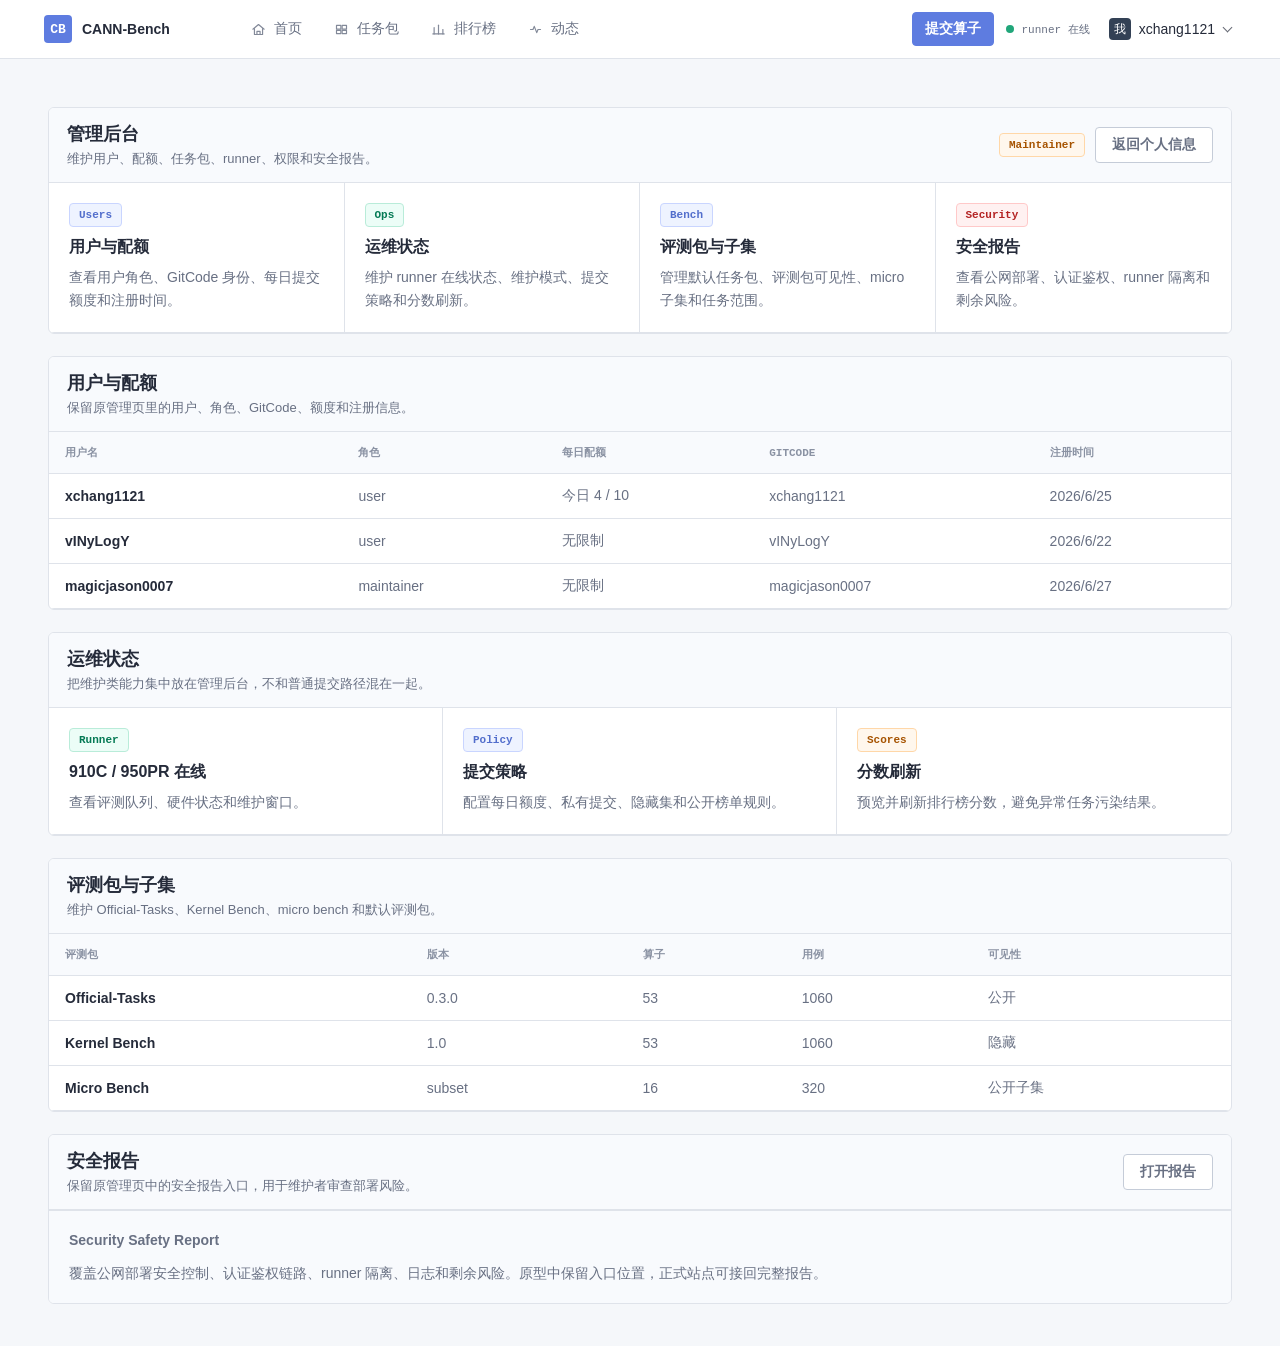
<file: cannbench-frontend-download/static-prototype/admin.html>
<!doctype html>
<html lang="zh-CN">
  <head>
    <meta charset="UTF-8" />
    <meta name="viewport" content="width=device-width, initial-scale=1.0" />
    <title>管理后台 - CANN-Bench</title>
    <link rel="stylesheet" href="./styles.css" />
  </head>
  <body>
    <header class="topbar">
      <nav class="shell nav">
        <a class="brand" href="./index.html"><span class="brand-mark">CB</span><span>CANN-Bench</span></a>
        <div class="nav-main">
          <a class="nav-link" href="./index.html"><svg class="nav-icon" viewBox="0 0 24 24" aria-hidden="true"><path d="M3 11.5 12 4l9 7.5" /><path d="M5.5 10.5V20h13v-9.5" /><path d="M9.5 20v-5h5v5" /></svg>首页</a>
          <a class="nav-link" href="./benchmarks.html"><svg class="nav-icon" viewBox="0 0 24 24" aria-hidden="true"><path d="M4 5.5h7v6H4z" /><path d="M13 5.5h7v6h-7z" /><path d="M4 13.5h7v5H4z" /><path d="M13 13.5h7v5h-7z" /></svg>任务包</a>
          <a class="nav-link" href="./leaderboard.html"><svg class="nav-icon" viewBox="0 0 24 24" aria-hidden="true"><path d="M5 19V9" /><path d="M12 19V5" /><path d="M19 19v-7" /><path d="M3 19h18" /></svg>排行榜</a>
          <a class="nav-link" href="./updates.html"><svg class="nav-icon" viewBox="0 0 24 24" aria-hidden="true"><path d="M4 12h4l2-5 4 10 2-5h4" /></svg>动态</a>
        </div>
        <div class="nav-actions">
          <a class="quick-action" href="./account.html#submit">提交算子</a>
          <span class="runner-chip"><span class="led"></span>runner 在线</span>
          <details class="account-menu">
            <summary><span class="avatar">我</span><span data-account-name>xchang1121</span><span class="chevron"></span></summary>
            <div class="account-panel">
              <a class="menu-item" href="./account.html#profile"><span class="menu-left"><svg class="menu-icon" viewBox="0 0 24 24" aria-hidden="true"><path d="M12 12a4 4 0 1 0 0-8 4 4 0 0 0 0 8Z" /><path d="M5 20a7 7 0 0 1 14 0" /></svg><span>个人信息</span></span><span class="menu-trail">→</span></a>
              <a class="menu-item" href="./account.html#jobs"><span class="menu-left"><svg class="menu-icon" viewBox="0 0 24 24" aria-hidden="true"><path d="M7 7h10" /><path d="M7 12h10" /><path d="M7 17h6" /><path d="m16 16 2 2 3-4" /></svg><span>运行记录</span></span><span class="menu-trail">→</span></a>
              <a class="menu-item" href="./account.html#tokens"><span class="menu-left"><svg class="menu-icon" viewBox="0 0 24 24" aria-hidden="true"><path d="M5 6.5h14v11H5z" /><path d="M8 10h4" /><path d="M8 14h2" /><path d="M15.5 13.5h.01" /><path d="M18 13.5h.01" /></svg><span>API Token</span></span><span class="menu-trail">→</span></a>
              <a class="menu-item" href="./admin.html"><span class="menu-left"><svg class="menu-icon" viewBox="0 0 24 24" aria-hidden="true"><path d="M4 7h16" /><path d="M4 17h16" /><path d="M8 7v10" /><path d="M16 7v10" /></svg><span>管理后台</span></span><span class="menu-trail">→</span></a>
              <a class="menu-item" href="https://gitcode.com/cann/cann-bench"><span class="menu-left"><svg class="menu-icon" viewBox="0 0 24 24" aria-hidden="true"><path d="m9 18-6-6 6-6" /><path d="m15 6 6 6-6 6" /></svg><span>GitCode 开源仓</span></span><span class="menu-trail">↗</span></a>
              <div class="account-divider"></div>
              <button class="menu-item menu-switch" type="button" data-action="language"><span class="menu-left"><svg class="menu-icon" viewBox="0 0 24 24" aria-hidden="true"><path d="M4 5h9" /><path d="M9 3v2" /><path d="M6 12c2.8-1.5 4.7-4 5-7" /><path d="M5 5c.7 2.4 2.2 4.5 4.5 6" /><path d="M14 21l4-9 4 9" /><path d="M15.5 18h5" /></svg><span>语言</span></span><span class="segmented-toggle" data-language-toggle><span data-language-zh>中</span><span data-language-en>EN</span></span></button>
              <button class="menu-item menu-switch" type="button" data-action="theme"><span class="menu-left"><svg class="menu-icon" viewBox="0 0 24 24" aria-hidden="true"><path d="M12 4V2" /><path d="M12 22v-2" /><path d="m4.93 4.93-1.41-1.41" /><path d="m20.48 20.48-1.41-1.41" /><path d="M4 12H2" /><path d="M22 12h-2" /><path d="m4.93 19.07-1.41 1.41" /><path d="m20.48 3.52-1.41 1.41" /><circle cx="12" cy="12" r="4" /></svg><span>主题</span></span><span class="segmented-toggle" data-theme-toggle><span data-theme-light>浅</span><span data-theme-dark>深</span></span></button>
              <div class="account-divider is-tight"></div>
              <button class="menu-item is-danger" type="button" data-action="logout"><span class="menu-left"><svg class="menu-icon" viewBox="0 0 24 24" aria-hidden="true"><path d="M10 6H6v12h4" /><path d="M14 8l4 4-4 4" /><path d="M18 12H9" /></svg><span>退出登录</span></span><span class="menu-trail">→</span></button>
            </div>
          </details>
        </div>
      </nav>
    </header>

    <main class="shell page">
      <section class="section">
        <div class="section-head">
          <div class="section-title">
            <h2>管理后台</h2>
            <span>维护用户、配额、任务包、runner、权限和安全报告。</span>
          </div>
          <div class="actions">
            <span class="tag is-amber">Maintainer</span>
            <a class="btn is-ghost" href="./account.html#profile">返回个人信息</a>
          </div>
        </div>
        <div class="grid-4">
          <a class="cell" href="#users"><span class="tag">Users</span><h3>用户与配额</h3><p>查看用户角色、GitCode 身份、每日提交额度和注册时间。</p></a>
          <a class="cell" href="#ops"><span class="tag is-mint">Ops</span><h3>运维状态</h3><p>维护 runner 在线状态、维护模式、提交策略和分数刷新。</p></a>
          <a class="cell" href="#benchmarks"><span class="tag">Bench</span><h3>评测包与子集</h3><p>管理默认任务包、评测包可见性、micro 子集和任务范围。</p></a>
          <a class="cell" href="#security"><span class="tag is-rose">Security</span><h3>安全报告</h3><p>查看公网部署、认证鉴权、runner 隔离和剩余风险。</p></a>
        </div>
      </section>

      <section class="section" id="users">
        <div class="section-head">
          <div class="section-title">
            <h2>用户与配额</h2>
            <span>保留原管理页里的用户、角色、GitCode、额度和注册信息。</span>
          </div>
        </div>
        <div class="table-wrap">
          <table class="table">
            <thead>
              <tr><th>用户名</th><th>角色</th><th>每日配额</th><th>GitCode</th><th>注册时间</th></tr>
            </thead>
            <tbody>
              <tr><td><strong>xchang1121</strong></td><td>user</td><td>今日 4 / 10</td><td>xchang1121</td><td>2026/6/25</td></tr>
              <tr><td><strong>vINyLogY</strong></td><td>user</td><td>无限制</td><td>vINyLogY</td><td>2026/6/22</td></tr>
              <tr><td><strong>magicjason0007</strong></td><td>maintainer</td><td>无限制</td><td>magicjason0007</td><td>2026/6/27</td></tr>
            </tbody>
          </table>
        </div>
      </section>

      <section class="section" id="ops">
        <div class="section-head">
          <div class="section-title">
            <h2>运维状态</h2>
            <span>把维护类能力集中放在管理后台，不和普通提交路径混在一起。</span>
          </div>
        </div>
        <div class="grid-3">
          <div class="cell"><span class="tag is-mint">Runner</span><h3>910C / 950PR 在线</h3><p>查看评测队列、硬件状态和维护窗口。</p></div>
          <div class="cell"><span class="tag">Policy</span><h3>提交策略</h3><p>配置每日额度、私有提交、隐藏集和公开榜单规则。</p></div>
          <div class="cell"><span class="tag is-amber">Scores</span><h3>分数刷新</h3><p>预览并刷新排行榜分数，避免异常任务污染结果。</p></div>
        </div>
      </section>

      <section class="section" id="benchmarks">
        <div class="section-head">
          <div class="section-title">
            <h2>评测包与子集</h2>
            <span>维护 Official-Tasks、Kernel Bench、micro bench 和默认评测包。</span>
          </div>
        </div>
        <div class="table-wrap">
          <table class="table">
            <thead>
              <tr><th>评测包</th><th>版本</th><th>算子</th><th>用例</th><th>可见性</th></tr>
            </thead>
            <tbody>
              <tr><td><strong>Official-Tasks</strong></td><td>0.3.0</td><td>53</td><td>1060</td><td>公开</td></tr>
              <tr><td><strong>Kernel Bench</strong></td><td>1.0</td><td>53</td><td>1060</td><td>隐藏</td></tr>
              <tr><td><strong>Micro Bench</strong></td><td>subset</td><td>16</td><td>320</td><td>公开子集</td></tr>
            </tbody>
          </table>
        </div>
      </section>

      <section class="section" id="security">
        <div class="section-head">
          <div class="section-title">
            <h2>安全报告</h2>
            <span>保留原管理页中的安全报告入口，用于维护者审查部署风险。</span>
          </div>
          <a class="btn is-ghost" href="#security">打开报告</a>
        </div>
        <div class="notice">
          <strong>Security Safety Report</strong>
          <span>覆盖公网部署安全控制、认证鉴权链路、runner 隔离、日志和剩余风险。原型中保留入口位置，正式站点可接回完整报告。</span>
        </div>
      </section>
    </main>
    <script src="./settings.js"></script>
  </body>
</html>
</file>
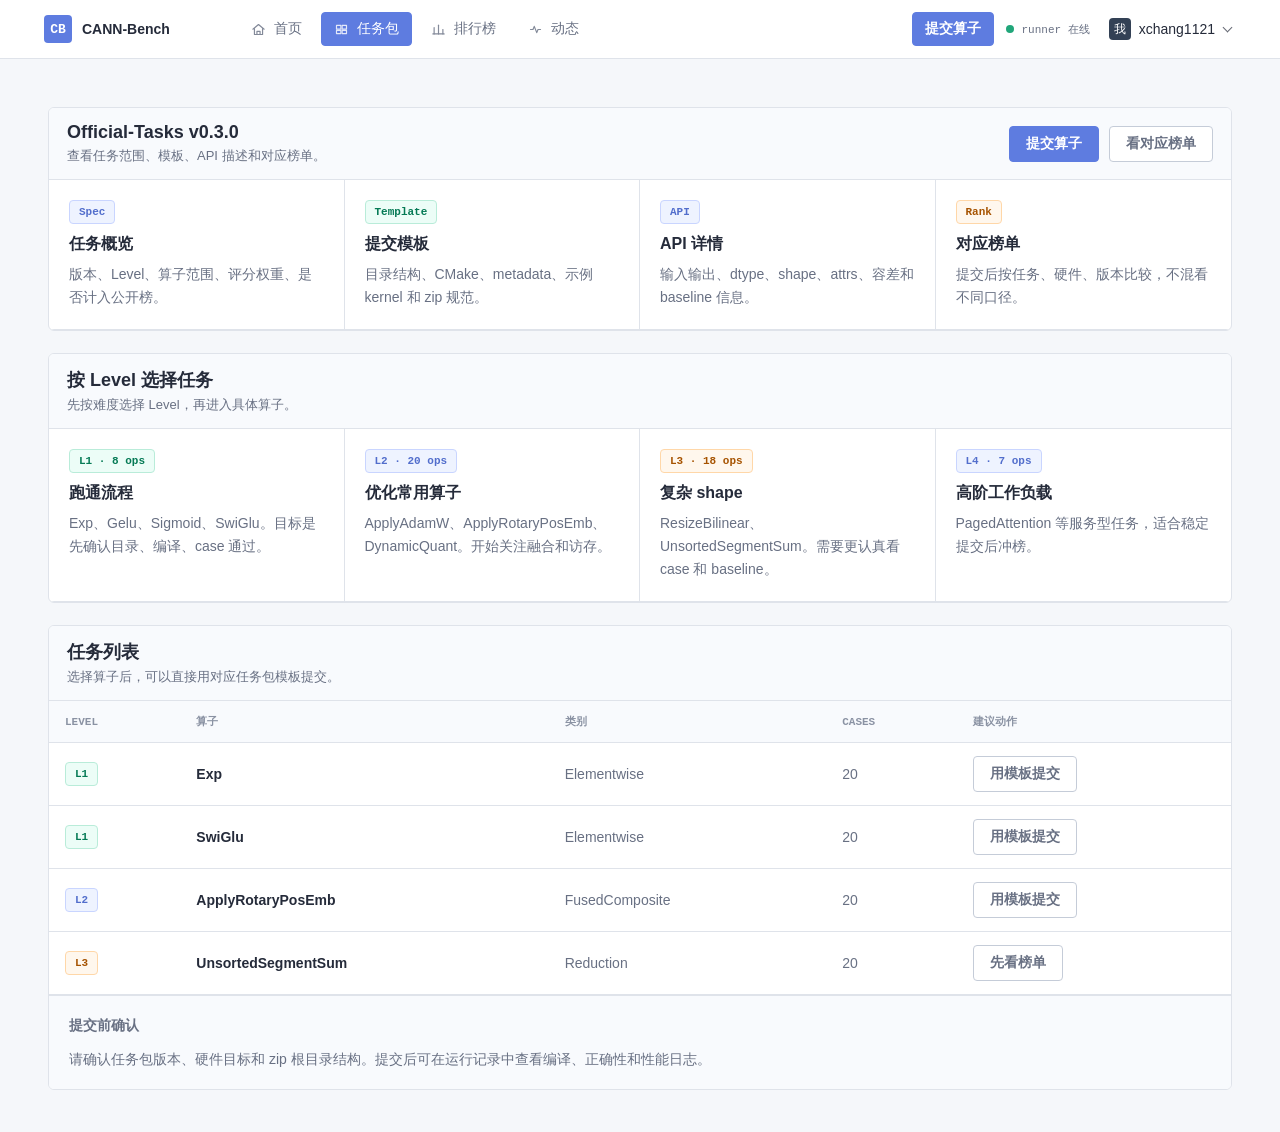
<file: cannbench-frontend-download/static-prototype/benchmarks.html>
<!doctype html>
<html lang="zh-CN">
  <head>
    <meta charset="UTF-8" />
    <meta name="viewport" content="width=device-width, initial-scale=1.0" />
    <title>任务包 - CANN-Bench</title>
    <link rel="stylesheet" href="./styles.css" />
  </head>
  <body>
    <header class="topbar">
      <nav class="shell nav">
        <a class="brand" href="./index.html"><span class="brand-mark">CB</span><span>CANN-Bench</span></a>
        <div class="nav-main">
          <a class="nav-link" href="./index.html"><svg class="nav-icon" viewBox="0 0 24 24" aria-hidden="true"><path d="M3 11.5 12 4l9 7.5" /><path d="M5.5 10.5V20h13v-9.5" /><path d="M9.5 20v-5h5v5" /></svg>首页</a>
          <a class="nav-link is-active" href="./benchmarks.html"><svg class="nav-icon" viewBox="0 0 24 24" aria-hidden="true"><path d="M4 5.5h7v6H4z" /><path d="M13 5.5h7v6h-7z" /><path d="M4 13.5h7v5H4z" /><path d="M13 13.5h7v5h-7z" /></svg>任务包</a>
          <a class="nav-link" href="./leaderboard.html"><svg class="nav-icon" viewBox="0 0 24 24" aria-hidden="true"><path d="M5 19V9" /><path d="M12 19V5" /><path d="M19 19v-7" /><path d="M3 19h18" /></svg>排行榜</a>
          <a class="nav-link" href="./updates.html"><svg class="nav-icon" viewBox="0 0 24 24" aria-hidden="true"><path d="M4 12h4l2-5 4 10 2-5h4" /></svg>动态</a>
        </div>
        <div class="nav-actions">
          <a class="quick-action" href="./account.html#submit">提交算子</a>
          <span class="runner-chip"><span class="led"></span>runner 在线</span>
          <details class="account-menu">
            <summary><span class="avatar">我</span><span data-account-name>xchang1121</span><span class="chevron"></span></summary>
            <div class="account-panel">
              <a class="menu-item" href="./account.html#profile"><span class="menu-left"><svg class="menu-icon" viewBox="0 0 24 24" aria-hidden="true"><path d="M12 12a4 4 0 1 0 0-8 4 4 0 0 0 0 8Z" /><path d="M5 20a7 7 0 0 1 14 0" /></svg><span>个人信息</span></span><span class="menu-trail">→</span></a>
              <a class="menu-item" href="./account.html#jobs"><span class="menu-left"><svg class="menu-icon" viewBox="0 0 24 24" aria-hidden="true"><path d="M7 7h10" /><path d="M7 12h10" /><path d="M7 17h6" /><path d="m16 16 2 2 3-4" /></svg><span>运行记录</span></span><span class="menu-trail">→</span></a>
              <a class="menu-item" href="./account.html#tokens"><span class="menu-left"><svg class="menu-icon" viewBox="0 0 24 24" aria-hidden="true"><path d="M5 6.5h14v11H5z" /><path d="M8 10h4" /><path d="M8 14h2" /><path d="M15.5 13.5h.01" /><path d="M18 13.5h.01" /></svg><span>API Token</span></span><span class="menu-trail">→</span></a>
              <a class="menu-item" href="./admin.html"><span class="menu-left"><svg class="menu-icon" viewBox="0 0 24 24" aria-hidden="true"><path d="M4 7h16" /><path d="M4 17h16" /><path d="M8 7v10" /><path d="M16 7v10" /></svg><span>管理后台</span></span><span class="menu-trail">→</span></a>
              <a class="menu-item" href="https://gitcode.com/cann/cann-bench"><span class="menu-left"><svg class="menu-icon" viewBox="0 0 24 24" aria-hidden="true"><path d="m9 18-6-6 6-6" /><path d="m15 6 6 6-6 6" /></svg><span>GitCode 开源仓</span></span><span class="menu-trail">↗</span></a>
              <div class="account-divider"></div>
              <button class="menu-item menu-switch" type="button" data-action="language"><span class="menu-left"><svg class="menu-icon" viewBox="0 0 24 24" aria-hidden="true"><path d="M4 5h9" /><path d="M9 3v2" /><path d="M6 12c2.8-1.5 4.7-4 5-7" /><path d="M5 5c.7 2.4 2.2 4.5 4.5 6" /><path d="M14 21l4-9 4 9" /><path d="M15.5 18h5" /></svg><span>语言</span></span><span class="segmented-toggle" data-language-toggle><span data-language-zh>中</span><span data-language-en>EN</span></span></button>
              <button class="menu-item menu-switch" type="button" data-action="theme"><span class="menu-left"><svg class="menu-icon" viewBox="0 0 24 24" aria-hidden="true"><path d="M12 4V2" /><path d="M12 22v-2" /><path d="m4.93 4.93-1.41-1.41" /><path d="m20.48 20.48-1.41-1.41" /><path d="M4 12H2" /><path d="M22 12h-2" /><path d="m4.93 19.07-1.41 1.41" /><path d="m20.48 3.52-1.41 1.41" /><circle cx="12" cy="12" r="4" /></svg><span>主题</span></span><span class="segmented-toggle" data-theme-toggle><span data-theme-light>浅</span><span data-theme-dark>深</span></span></button>
              <div class="account-divider is-tight"></div>
              <button class="menu-item is-danger" type="button" data-action="logout"><span class="menu-left"><svg class="menu-icon" viewBox="0 0 24 24" aria-hidden="true"><path d="M10 6H6v12h4" /><path d="M14 8l4 4-4 4" /><path d="M18 12H9" /></svg><span>退出登录</span></span><span class="menu-trail">→</span></button>
            </div>
          </details>
        </div>
      </nav>
    </header>

    <main class="shell page">
      <section class="section">
        <div class="section-head">
          <div class="section-title">
            <h2>Official-Tasks v0.3.0</h2>
            <span>查看任务范围、模板、API 描述和对应榜单。</span>
          </div>
          <div class="actions">
            <a class="btn" href="./account.html#submit">提交算子</a>
            <a class="btn is-ghost" href="./leaderboard.html">看对应榜单</a>
          </div>
        </div>
        <div class="grid-4">
          <a class="cell" id="spec" href="#spec"><span class="tag">Spec</span><h3>任务概览</h3><p>版本、Level、算子范围、评分权重、是否计入公开榜。</p></a>
          <a class="cell" id="template" href="#template"><span class="tag is-mint">Template</span><h3>提交模板</h3><p>目录结构、CMake、metadata、示例 kernel 和 zip 规范。</p></a>
          <a class="cell" id="api" href="#api"><span class="tag">API</span><h3>API 详情</h3><p>输入输出、dtype、shape、attrs、容差和 baseline 信息。</p></a>
          <a class="cell" href="./leaderboard.html"><span class="tag is-amber">Rank</span><h3>对应榜单</h3><p>提交后按任务、硬件、版本比较，不混看不同口径。</p></a>
        </div>
      </section>

      <section class="section">
        <div class="section-head">
          <div class="section-title">
            <h2>按 Level 选择任务</h2>
            <span>先按难度选择 Level，再进入具体算子。</span>
          </div>
        </div>
        <div class="grid-4">
          <div class="cell" id="level1"><span class="tag is-mint">L1 · 8 ops</span><h3>跑通流程</h3><p>Exp、Gelu、Sigmoid、SwiGlu。目标是先确认目录、编译、case 通过。</p></div>
          <div class="cell" id="level2"><span class="tag">L2 · 20 ops</span><h3>优化常用算子</h3><p>ApplyAdamW、ApplyRotaryPosEmb、DynamicQuant。开始关注融合和访存。</p></div>
          <div class="cell" id="level3"><span class="tag is-amber">L3 · 18 ops</span><h3>复杂 shape</h3><p>ResizeBilinear、UnsortedSegmentSum。需要更认真看 case 和 baseline。</p></div>
          <div class="cell" id="level4"><span class="tag">L4 · 7 ops</span><h3>高阶工作负载</h3><p>PagedAttention 等服务型任务，适合稳定提交后冲榜。</p></div>
        </div>
      </section>

      <section class="section">
        <div class="section-head">
          <div class="section-title">
            <h2>任务列表</h2>
            <span>选择算子后，可以直接用对应任务包模板提交。</span>
          </div>
        </div>
        <div class="table-wrap">
          <table class="table">
            <thead>
              <tr><th>Level</th><th>算子</th><th>类别</th><th>Cases</th><th>建议动作</th></tr>
            </thead>
            <tbody>
              <tr><td><span class="tag is-mint">L1</span></td><td><strong>Exp</strong></td><td>Elementwise</td><td>20</td><td><a class="btn is-ghost" href="./account.html#submit">用模板提交</a></td></tr>
              <tr><td><span class="tag is-mint">L1</span></td><td><strong>SwiGlu</strong></td><td>Elementwise</td><td>20</td><td><a class="btn is-ghost" href="./account.html#submit">用模板提交</a></td></tr>
              <tr><td><span class="tag">L2</span></td><td><strong>ApplyRotaryPosEmb</strong></td><td>FusedComposite</td><td>20</td><td><a class="btn is-ghost" href="./account.html#submit">用模板提交</a></td></tr>
              <tr><td><span class="tag is-amber">L3</span></td><td><strong>UnsortedSegmentSum</strong></td><td>Reduction</td><td>20</td><td><a class="btn is-ghost" href="./leaderboard.html">先看榜单</a></td></tr>
            </tbody>
          </table>
        </div>
        <div class="notice">
          <strong>提交前确认</strong>
          <span>请确认任务包版本、硬件目标和 zip 根目录结构。提交后可在运行记录中查看编译、正确性和性能日志。</span>
        </div>
      </section>
    </main>
    <script src="./settings.js"></script>
  </body>
</html>
</file>
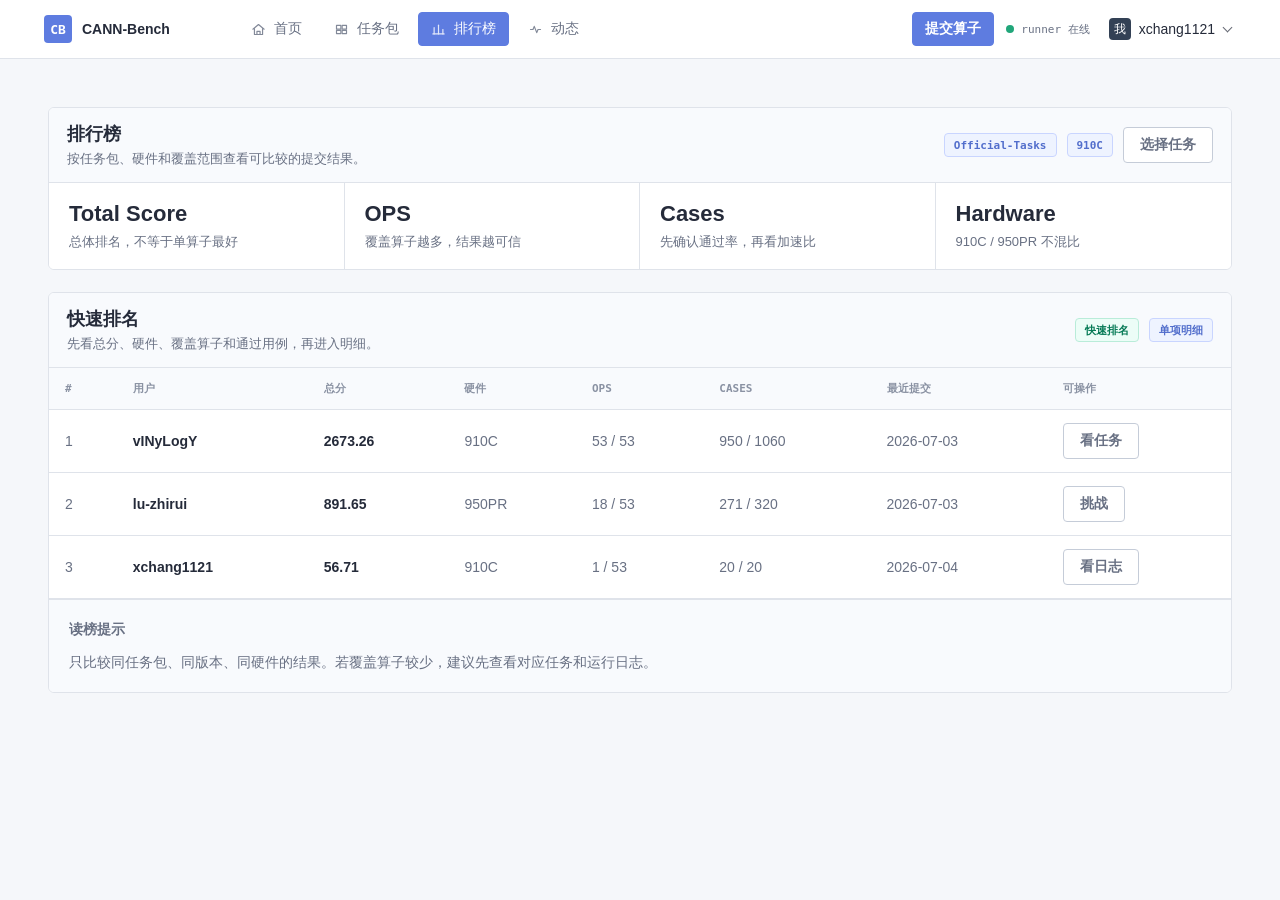
<file: cannbench-frontend-download/static-prototype/leaderboard.html>
<!doctype html>
<html lang="zh-CN">
  <head>
    <meta charset="UTF-8" />
    <meta name="viewport" content="width=device-width, initial-scale=1.0" />
    <title>排行榜 - CANN-Bench</title>
    <link rel="stylesheet" href="./styles.css" />
  </head>
  <body>
    <header class="topbar">
      <nav class="shell nav">
        <a class="brand" href="./index.html"><span class="brand-mark">CB</span><span>CANN-Bench</span></a>
        <div class="nav-main">
          <a class="nav-link" href="./index.html"><svg class="nav-icon" viewBox="0 0 24 24" aria-hidden="true"><path d="M3 11.5 12 4l9 7.5" /><path d="M5.5 10.5V20h13v-9.5" /><path d="M9.5 20v-5h5v5" /></svg>首页</a>
          <a class="nav-link" href="./benchmarks.html"><svg class="nav-icon" viewBox="0 0 24 24" aria-hidden="true"><path d="M4 5.5h7v6H4z" /><path d="M13 5.5h7v6h-7z" /><path d="M4 13.5h7v5H4z" /><path d="M13 13.5h7v5h-7z" /></svg>任务包</a>
          <a class="nav-link is-active" href="./leaderboard.html"><svg class="nav-icon" viewBox="0 0 24 24" aria-hidden="true"><path d="M5 19V9" /><path d="M12 19V5" /><path d="M19 19v-7" /><path d="M3 19h18" /></svg>排行榜</a>
          <a class="nav-link" href="./updates.html"><svg class="nav-icon" viewBox="0 0 24 24" aria-hidden="true"><path d="M4 12h4l2-5 4 10 2-5h4" /></svg>动态</a>
        </div>
        <div class="nav-actions">
          <a class="quick-action" href="./account.html#submit">提交算子</a>
          <span class="runner-chip"><span class="led"></span>runner 在线</span>
          <details class="account-menu">
            <summary><span class="avatar">我</span><span data-account-name>xchang1121</span><span class="chevron"></span></summary>
            <div class="account-panel">
              <a class="menu-item" href="./account.html#profile"><span class="menu-left"><svg class="menu-icon" viewBox="0 0 24 24" aria-hidden="true"><path d="M12 12a4 4 0 1 0 0-8 4 4 0 0 0 0 8Z" /><path d="M5 20a7 7 0 0 1 14 0" /></svg><span>个人信息</span></span><span class="menu-trail">→</span></a>
              <a class="menu-item" href="./account.html#jobs"><span class="menu-left"><svg class="menu-icon" viewBox="0 0 24 24" aria-hidden="true"><path d="M7 7h10" /><path d="M7 12h10" /><path d="M7 17h6" /><path d="m16 16 2 2 3-4" /></svg><span>运行记录</span></span><span class="menu-trail">→</span></a>
              <a class="menu-item" href="./account.html#tokens"><span class="menu-left"><svg class="menu-icon" viewBox="0 0 24 24" aria-hidden="true"><path d="M5 6.5h14v11H5z" /><path d="M8 10h4" /><path d="M8 14h2" /><path d="M15.5 13.5h.01" /><path d="M18 13.5h.01" /></svg><span>API Token</span></span><span class="menu-trail">→</span></a>
              <a class="menu-item" href="./admin.html"><span class="menu-left"><svg class="menu-icon" viewBox="0 0 24 24" aria-hidden="true"><path d="M4 7h16" /><path d="M4 17h16" /><path d="M8 7v10" /><path d="M16 7v10" /></svg><span>管理后台</span></span><span class="menu-trail">→</span></a>
              <a class="menu-item" href="https://gitcode.com/cann/cann-bench"><span class="menu-left"><svg class="menu-icon" viewBox="0 0 24 24" aria-hidden="true"><path d="m9 18-6-6 6-6" /><path d="m15 6 6 6-6 6" /></svg><span>GitCode 开源仓</span></span><span class="menu-trail">↗</span></a>
              <div class="account-divider"></div>
              <button class="menu-item menu-switch" type="button" data-action="language"><span class="menu-left"><svg class="menu-icon" viewBox="0 0 24 24" aria-hidden="true"><path d="M4 5h9" /><path d="M9 3v2" /><path d="M6 12c2.8-1.5 4.7-4 5-7" /><path d="M5 5c.7 2.4 2.2 4.5 4.5 6" /><path d="M14 21l4-9 4 9" /><path d="M15.5 18h5" /></svg><span>语言</span></span><span class="segmented-toggle" data-language-toggle><span data-language-zh>中</span><span data-language-en>EN</span></span></button>
              <button class="menu-item menu-switch" type="button" data-action="theme"><span class="menu-left"><svg class="menu-icon" viewBox="0 0 24 24" aria-hidden="true"><path d="M12 4V2" /><path d="M12 22v-2" /><path d="m4.93 4.93-1.41-1.41" /><path d="m20.48 20.48-1.41-1.41" /><path d="M4 12H2" /><path d="M22 12h-2" /><path d="m4.93 19.07-1.41 1.41" /><path d="m20.48 3.52-1.41 1.41" /><circle cx="12" cy="12" r="4" /></svg><span>主题</span></span><span class="segmented-toggle" data-theme-toggle><span data-theme-light>浅</span><span data-theme-dark>深</span></span></button>
              <div class="account-divider is-tight"></div>
              <button class="menu-item is-danger" type="button" data-action="logout"><span class="menu-left"><svg class="menu-icon" viewBox="0 0 24 24" aria-hidden="true"><path d="M10 6H6v12h4" /><path d="M14 8l4 4-4 4" /><path d="M18 12H9" /></svg><span>退出登录</span></span><span class="menu-trail">→</span></button>
            </div>
          </details>
        </div>
      </nav>
    </header>

    <main class="shell page">
      <section class="section">
        <div class="section-head">
          <div class="section-title">
            <h2>排行榜</h2>
            <span>按任务包、硬件和覆盖范围查看可比较的提交结果。</span>
          </div>
          <div class="actions">
            <span class="tag">Official-Tasks</span>
            <span class="tag">910C</span>
            <a class="btn is-ghost" href="./benchmarks.html">选择任务</a>
          </div>
        </div>
        <div class="band" style="margin:0;border:0;border-radius:0;">
          <div class="metric"><b>Total Score</b><span>总体排名，不等于单算子最好</span></div>
          <div class="metric"><b>OPS</b><span>覆盖算子越多，结果越可信</span></div>
          <div class="metric"><b>Cases</b><span>先确认通过率，再看加速比</span></div>
          <div class="metric"><b>Hardware</b><span>910C / 950PR 不混比</span></div>
        </div>
      </section>

      <section class="section">
        <div class="section-head">
          <div class="section-title">
            <h2>快速排名</h2>
            <span>先看总分、硬件、覆盖算子和通过用例，再进入明细。</span>
          </div>
          <div class="actions">
            <span class="tag is-mint">快速排名</span>
            <span class="tag">单项明细</span>
          </div>
        </div>
        <div class="table-wrap">
          <table class="table">
            <thead>
              <tr><th>#</th><th>用户</th><th>总分</th><th>硬件</th><th>OPS</th><th>Cases</th><th>最近提交</th><th>可操作</th></tr>
            </thead>
            <tbody>
              <tr><td>1</td><td><strong>vINyLogY</strong></td><td><strong>2673.26</strong></td><td>910C</td><td>53 / 53</td><td>950 / 1060</td><td>2026-07-03</td><td><a class="btn is-ghost" href="./benchmarks.html">看任务</a></td></tr>
              <tr><td>2</td><td><strong>lu-zhirui</strong></td><td><strong>891.65</strong></td><td>950PR</td><td>18 / 53</td><td>271 / 320</td><td>2026-07-03</td><td><a class="btn is-ghost" href="./account.html#submit">挑战</a></td></tr>
              <tr><td>3</td><td><strong>xchang1121</strong></td><td><strong>56.71</strong></td><td>910C</td><td>1 / 53</td><td>20 / 20</td><td>2026-07-04</td><td><a class="btn is-ghost" href="./account.html#jobs">看日志</a></td></tr>
            </tbody>
          </table>
        </div>
        <div class="notice">
          <strong>读榜提示</strong>
          <span>只比较同任务包、同版本、同硬件的结果。若覆盖算子较少，建议先查看对应任务和运行日志。</span>
        </div>
      </section>
    </main>
    <script src="./settings.js"></script>
  </body>
</html>
</file>
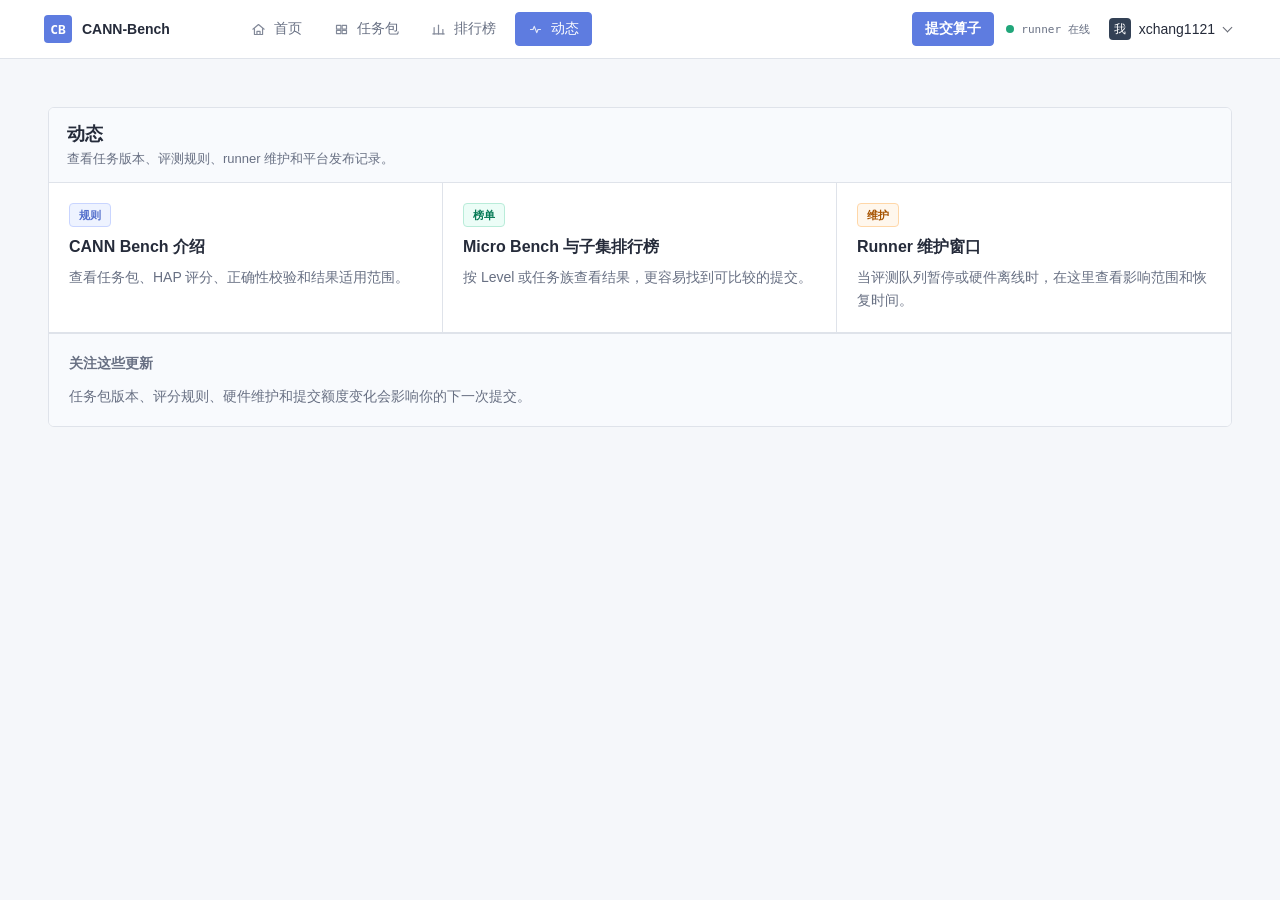
<file: cannbench-frontend-download/static-prototype/updates.html>
<!doctype html>
<html lang="zh-CN">
  <head>
    <meta charset="UTF-8" />
    <meta name="viewport" content="width=device-width, initial-scale=1.0" />
    <title>动态 - CANN-Bench</title>
    <link rel="stylesheet" href="./styles.css" />
  </head>
  <body>
    <header class="topbar">
      <nav class="shell nav">
        <a class="brand" href="./index.html"><span class="brand-mark">CB</span><span>CANN-Bench</span></a>
        <div class="nav-main">
          <a class="nav-link" href="./index.html"><svg class="nav-icon" viewBox="0 0 24 24" aria-hidden="true"><path d="M3 11.5 12 4l9 7.5" /><path d="M5.5 10.5V20h13v-9.5" /><path d="M9.5 20v-5h5v5" /></svg>首页</a>
          <a class="nav-link" href="./benchmarks.html"><svg class="nav-icon" viewBox="0 0 24 24" aria-hidden="true"><path d="M4 5.5h7v6H4z" /><path d="M13 5.5h7v6h-7z" /><path d="M4 13.5h7v5H4z" /><path d="M13 13.5h7v5h-7z" /></svg>任务包</a>
          <a class="nav-link" href="./leaderboard.html"><svg class="nav-icon" viewBox="0 0 24 24" aria-hidden="true"><path d="M5 19V9" /><path d="M12 19V5" /><path d="M19 19v-7" /><path d="M3 19h18" /></svg>排行榜</a>
          <a class="nav-link is-active" href="./updates.html"><svg class="nav-icon" viewBox="0 0 24 24" aria-hidden="true"><path d="M4 12h4l2-5 4 10 2-5h4" /></svg>动态</a>
        </div>
        <div class="nav-actions">
          <a class="quick-action" href="./account.html#submit">提交算子</a>
          <span class="runner-chip"><span class="led"></span>runner 在线</span>
          <details class="account-menu">
            <summary><span class="avatar">我</span><span data-account-name>xchang1121</span><span class="chevron"></span></summary>
            <div class="account-panel">
              <a class="menu-item" href="./account.html#profile"><span class="menu-left"><svg class="menu-icon" viewBox="0 0 24 24" aria-hidden="true"><path d="M12 12a4 4 0 1 0 0-8 4 4 0 0 0 0 8Z" /><path d="M5 20a7 7 0 0 1 14 0" /></svg><span>个人信息</span></span><span class="menu-trail">→</span></a>
              <a class="menu-item" href="./account.html#jobs"><span class="menu-left"><svg class="menu-icon" viewBox="0 0 24 24" aria-hidden="true"><path d="M7 7h10" /><path d="M7 12h10" /><path d="M7 17h6" /><path d="m16 16 2 2 3-4" /></svg><span>运行记录</span></span><span class="menu-trail">→</span></a>
              <a class="menu-item" href="./account.html#tokens"><span class="menu-left"><svg class="menu-icon" viewBox="0 0 24 24" aria-hidden="true"><path d="M5 6.5h14v11H5z" /><path d="M8 10h4" /><path d="M8 14h2" /><path d="M15.5 13.5h.01" /><path d="M18 13.5h.01" /></svg><span>API Token</span></span><span class="menu-trail">→</span></a>
              <a class="menu-item" href="./admin.html"><span class="menu-left"><svg class="menu-icon" viewBox="0 0 24 24" aria-hidden="true"><path d="M4 7h16" /><path d="M4 17h16" /><path d="M8 7v10" /><path d="M16 7v10" /></svg><span>管理后台</span></span><span class="menu-trail">→</span></a>
              <a class="menu-item" href="https://gitcode.com/cann/cann-bench"><span class="menu-left"><svg class="menu-icon" viewBox="0 0 24 24" aria-hidden="true"><path d="m9 18-6-6 6-6" /><path d="m15 6 6 6-6 6" /></svg><span>GitCode 开源仓</span></span><span class="menu-trail">↗</span></a>
              <div class="account-divider"></div>
              <button class="menu-item menu-switch" type="button" data-action="language"><span class="menu-left"><svg class="menu-icon" viewBox="0 0 24 24" aria-hidden="true"><path d="M4 5h9" /><path d="M9 3v2" /><path d="M6 12c2.8-1.5 4.7-4 5-7" /><path d="M5 5c.7 2.4 2.2 4.5 4.5 6" /><path d="M14 21l4-9 4 9" /><path d="M15.5 18h5" /></svg><span>语言</span></span><span class="segmented-toggle" data-language-toggle><span data-language-zh>中</span><span data-language-en>EN</span></span></button>
              <button class="menu-item menu-switch" type="button" data-action="theme"><span class="menu-left"><svg class="menu-icon" viewBox="0 0 24 24" aria-hidden="true"><path d="M12 4V2" /><path d="M12 22v-2" /><path d="m4.93 4.93-1.41-1.41" /><path d="m20.48 20.48-1.41-1.41" /><path d="M4 12H2" /><path d="M22 12h-2" /><path d="m4.93 19.07-1.41 1.41" /><path d="m20.48 3.52-1.41 1.41" /><circle cx="12" cy="12" r="4" /></svg><span>主题</span></span><span class="segmented-toggle" data-theme-toggle><span data-theme-light>浅</span><span data-theme-dark>深</span></span></button>
              <div class="account-divider is-tight"></div>
              <button class="menu-item is-danger" type="button" data-action="logout"><span class="menu-left"><svg class="menu-icon" viewBox="0 0 24 24" aria-hidden="true"><path d="M10 6H6v12h4" /><path d="M14 8l4 4-4 4" /><path d="M18 12H9" /></svg><span>退出登录</span></span><span class="menu-trail">→</span></button>
            </div>
          </details>
        </div>
      </nav>
    </header>

    <main class="shell page">
      <section class="section">
        <div class="section-head">
          <div class="section-title">
            <h2>动态</h2>
            <span>查看任务版本、评测规则、runner 维护和平台发布记录。</span>
          </div>
        </div>
        <div class="grid-3">
          <article class="cell">
            <span class="tag">规则</span>
            <h3>CANN Bench 介绍</h3>
            <p>查看任务包、HAP 评分、正确性校验和结果适用范围。</p>
          </article>
          <article class="cell">
            <span class="tag is-mint">榜单</span>
            <h3>Micro Bench 与子集排行榜</h3>
            <p>按 Level 或任务族查看结果，更容易找到可比较的提交。</p>
          </article>
          <article class="cell">
            <span class="tag is-amber">维护</span>
            <h3>Runner 维护窗口</h3>
            <p>当评测队列暂停或硬件离线时，在这里查看影响范围和恢复时间。</p>
          </article>
        </div>
        <div class="notice">
          <strong>关注这些更新</strong>
          <span>任务包版本、评分规则、硬件维护和提交额度变化会影响你的下一次提交。</span>
        </div>
      </section>
    </main>
    <script src="./settings.js"></script>
  </body>
</html>
</file>
<file: cannbench-frontend-download/static-prototype/styles.css>
:root {
  --bg: #f5f7fa;
  --panel: #ffffff;
  --inset: #f8fafd;
  --raised: #f1f4fb;
  --line: #dfe3ea;
  --line-strong: #c5ccd8;
  --text: #252b3a;
  --muted: #687083;
  --soft: #8a92a3;
  --blue: #5e7ce0;
  --blue-dark: #526ecc;
  --mint: #21a67a;
  --amber: #d97706;
  --rose: #d64545;
  --violet: #6d5bd0;
  --mono: "IBM Plex Mono", "SFMono-Regular", Consolas, monospace;
  --sans: "IBM Plex Sans", "Noto Sans SC", -apple-system, BlinkMacSystemFont, "Segoe UI", sans-serif;
}

html[data-theme="dark"] {
  --bg: #111827;
  --panel: #172033;
  --inset: #121a2a;
  --raised: #202b41;
  --line: #2d3a52;
  --line-strong: #43516a;
  --text: #eef2f8;
  --muted: #b5c0d2;
  --soft: #8f9bb0;
  --blue: #7d98f5;
  --blue-dark: #aab9ff;
  --mint: #34d399;
  --amber: #fbbf24;
  --rose: #fb7185;
}

* {
  box-sizing: border-box;
}

html {
  scroll-behavior: smooth;
}

body {
  margin: 0;
  min-height: 100vh;
  background: var(--bg);
  color: var(--text);
  font-family: var(--sans);
  font-size: 14px;
  -webkit-font-smoothing: antialiased;
}

a {
  color: inherit;
  text-decoration: none;
}

button,
summary {
  font: inherit;
}

.shell {
  width: min(1240px, 100%);
  margin: 0 auto;
}

.topbar {
  position: sticky;
  top: 0;
  z-index: 10;
  background: rgba(255, 255, 255, 0.94);
  border-bottom: 1px solid var(--line);
  backdrop-filter: blur(12px);
}

html[data-theme="dark"] .topbar {
  background: rgba(17, 24, 39, 0.92);
}

.nav {
  height: 58px;
  display: flex;
  align-items: center;
  gap: 18px;
  padding: 0 24px;
}

.brand {
  display: flex;
  align-items: center;
  gap: 10px;
  min-width: 176px;
  font-weight: 700;
  letter-spacing: 0;
}

.brand-mark {
  width: 28px;
  height: 28px;
  display: grid;
  place-items: center;
  color: #fff;
  background: var(--blue);
  border-radius: 4px;
  font-family: var(--mono);
  font-size: 13px;
}

.nav-main {
  display: flex;
  align-items: center;
  gap: 6px;
  flex: 1;
}

.nav-link {
  height: 34px;
  display: inline-flex;
  align-items: center;
  gap: 8px;
  padding: 0 12px;
  color: var(--muted);
  border: 1px solid transparent;
  border-radius: 4px;
  white-space: nowrap;
  font-weight: 500;
}

.nav-link:hover {
  color: var(--blue-dark);
  background: var(--raised);
}

.nav-link.is-active {
  color: #fff;
  background: var(--blue);
  border-color: var(--blue);
}

.nav-icon {
  width: 15px;
  height: 15px;
  flex: 0 0 auto;
  fill: none;
  stroke: currentColor;
  stroke-width: 1.9;
  stroke-linecap: round;
  stroke-linejoin: round;
  opacity: 0.82;
}

.nav-actions {
  display: flex;
  align-items: center;
  gap: 10px;
}

.quick-action {
  height: 34px;
  display: inline-flex;
  align-items: center;
  justify-content: center;
  padding: 0 12px;
  color: #fff;
  background: var(--blue);
  border: 1px solid var(--blue);
  border-radius: 4px;
  font-weight: 700;
  white-space: nowrap;
}

.quick-action:hover {
  background: var(--blue-dark);
}

.quick-action.is-secondary {
  color: var(--blue-dark);
  background: var(--panel);
  border-color: var(--line-strong);
}

.quick-action.is-secondary:hover {
  background: var(--raised);
}

.runner-chip {
  height: 30px;
  display: inline-flex;
  align-items: center;
  gap: 7px;
  padding: 0 2px;
  color: var(--muted);
  font-family: var(--mono);
  font-size: 11px;
}

.led {
  width: 8px;
  height: 8px;
  border-radius: 50%;
  display: inline-block;
  background: var(--mint);
}

.led.is-running {
  background: var(--amber);
}

.led.is-error {
  background: var(--rose);
}

.account-menu {
  position: relative;
}

.account-menu summary {
  list-style: none;
  height: 34px;
  display: inline-flex;
  align-items: center;
  gap: 8px;
  padding: 0 4px 0 6px;
  border: 1px solid transparent;
  border-radius: 4px;
  background: transparent;
  cursor: pointer;
}

.account-menu summary:hover {
  background: var(--raised);
}

.account-menu summary::-webkit-details-marker {
  display: none;
}

.avatar {
  width: 22px;
  height: 22px;
  display: grid;
  place-items: center;
  border-radius: 4px;
  color: #fff;
  background: #334155;
  font-size: 12px;
}

.chevron {
  width: 7px;
  height: 7px;
  margin-left: 1px;
  border-right: 1.5px solid currentColor;
  border-bottom: 1.5px solid currentColor;
  transform: translateY(-2px) rotate(45deg);
  opacity: 0.7;
}

.account-menu[open] .chevron {
  transform: translateY(1px) rotate(225deg);
}

.account-panel {
  position: absolute;
  right: 0;
  top: 42px;
  width: 256px;
  padding: 8px;
  border: 1px solid var(--line);
  border-radius: 6px;
  background: var(--panel);
  box-shadow: 0 18px 48px rgba(37, 43, 58, 0.14);
}

.menu-item {
  width: 100%;
  min-height: 34px;
  display: flex;
  align-items: center;
  justify-content: space-between;
  gap: 12px;
  padding: 0 10px;
  color: var(--muted);
  border: 0;
  border-radius: 4px;
  background: transparent;
  cursor: pointer;
  text-align: left;
}

.menu-item:hover {
  color: var(--blue-dark);
  background: var(--raised);
}

.menu-left {
  min-width: 0;
  display: inline-flex;
  align-items: center;
  gap: 9px;
}

.menu-icon {
  width: 16px;
  height: 16px;
  flex: 0 0 auto;
  fill: none;
  stroke: currentColor;
  stroke-width: 1.8;
  stroke-linecap: round;
  stroke-linejoin: round;
  opacity: 0.78;
}

.menu-trail {
  color: var(--soft);
  font-family: var(--mono);
  font-size: 12px;
}

.menu-switch {
  cursor: pointer;
}

.segmented-toggle {
  height: 24px;
  display: inline-grid;
  grid-template-columns: repeat(2, 1fr);
  padding: 2px;
  border: 1px solid var(--line);
  border-radius: 4px;
  background: var(--inset);
  color: var(--soft);
  font-family: var(--mono);
  font-size: 10px;
  font-weight: 700;
}

.segmented-toggle span {
  min-width: 28px;
  display: grid;
  place-items: center;
  border-radius: 3px;
}

html:not([lang="en"]) [data-language-zh],
html[lang="en"] [data-language-en],
html:not([data-theme="dark"]) [data-theme-light],
html[data-theme="dark"] [data-theme-dark] {
  color: #fff;
  background: var(--blue);
}

.menu-item.is-danger:hover {
  color: var(--rose);
}

.account-divider {
  height: 1px;
  background: var(--line);
  margin: 6px 4px;
}

.account-divider.is-tight {
  margin-top: 8px;
  margin-bottom: 6px;
}

.page {
  padding: 26px 28px 42px;
}

.hero {
  display: grid;
  grid-template-columns: minmax(0, 1.1fr) minmax(420px, 0.9fr);
  border: 1px solid var(--line);
  background: var(--panel);
  border-radius: 6px;
  overflow: hidden;
}

.hero-copy {
  padding: 46px 42px;
  display: flex;
  flex-direction: column;
  justify-content: center;
  gap: 18px;
}

.eyebrow {
  display: inline-flex;
  align-items: center;
  gap: 8px;
  color: var(--blue-dark);
  font-family: var(--mono);
  font-size: 11px;
  font-weight: 700;
  text-transform: uppercase;
}

h1,
h2,
h3,
p {
  margin: 0;
}

h1 {
  font-size: 42px;
  line-height: 1.12;
  letter-spacing: 0;
}

.lead {
  max-width: 690px;
  color: var(--muted);
  font-size: 15px;
  line-height: 1.75;
}

.hero-art {
  min-height: 420px;
  background:
    linear-gradient(180deg, rgba(245, 247, 250, 0.10), rgba(37, 43, 58, 0.22)),
    url("../public/hero-cann-bench.png") center / cover no-repeat;
  border-left: 1px solid var(--line);
  position: relative;
}

.hero-readout {
  position: absolute;
  left: 18px;
  bottom: 18px;
  width: min(330px, calc(100% - 36px));
  padding: 14px;
  border: 1px solid var(--line);
  border-radius: 4px;
  background: rgba(255, 255, 255, 0.92);
}

html[data-theme="dark"] .hero-readout {
  background: rgba(23, 32, 51, 0.92);
}

.hero-readout strong {
  display: block;
  margin-bottom: 8px;
}

.hero-readout span {
  display: block;
  color: var(--muted);
  font-family: var(--mono);
  font-size: 11px;
  line-height: 1.7;
}

.actions {
  display: flex;
  align-items: center;
  gap: 10px;
  flex-wrap: wrap;
}

.btn {
  height: 36px;
  display: inline-flex;
  align-items: center;
  justify-content: center;
  gap: 8px;
  padding: 0 16px;
  color: #fff;
  background: var(--blue);
  border: 1px solid var(--blue);
  border-radius: 4px;
  font-weight: 600;
}

.btn:hover {
  background: var(--blue-dark);
}

.btn.is-ghost {
  color: var(--muted);
  background: var(--panel);
  border-color: var(--line-strong);
}

.btn.is-ghost:hover {
  color: var(--blue-dark);
  background: var(--raised);
}

.band {
  margin-top: 18px;
  display: grid;
  grid-template-columns: repeat(4, minmax(0, 1fr));
  border: 1px solid var(--line);
  border-radius: 6px;
  background: var(--panel);
  overflow: hidden;
}

.metric {
  padding: 18px 20px;
  border-right: 1px solid var(--line);
}

.metric:last-child {
  border-right: 0;
}

.metric b {
  display: block;
  margin-bottom: 6px;
  font-size: 22px;
}

.metric span {
  color: var(--muted);
  font-size: 13px;
}

.section {
  margin-top: 22px;
  border: 1px solid var(--line);
  border-radius: 6px;
  background: var(--panel);
  overflow: hidden;
}

.section-head {
  min-height: 52px;
  padding: 14px 18px;
  display: flex;
  align-items: center;
  justify-content: space-between;
  gap: 18px;
  background: var(--inset);
  border-bottom: 1px solid var(--line);
}

.section-title {
  display: grid;
  gap: 4px;
}

.section-title h2 {
  font-size: 18px;
  font-weight: 700;
}

.section-title span {
  color: var(--muted);
  font-size: 13px;
}

.grid-3,
.grid-4,
.grid-2 {
  display: grid;
}

.grid-2 {
  grid-template-columns: repeat(2, minmax(0, 1fr));
}

.grid-3 {
  grid-template-columns: repeat(3, minmax(0, 1fr));
}

.grid-4 {
  grid-template-columns: repeat(4, minmax(0, 1fr));
}

.cell {
  min-width: 0;
  padding: 20px;
  border-right: 1px solid var(--line);
  border-bottom: 1px solid var(--line);
}

.grid-2 .cell:nth-child(2n),
.grid-3 .cell:nth-child(3n),
.grid-4 .cell:nth-child(4n) {
  border-right: 0;
}

.cell h3 {
  margin-top: 10px;
  margin-bottom: 8px;
  font-size: 16px;
}

.cell p {
  color: var(--muted);
  line-height: 1.65;
}

.tag {
  display: inline-flex;
  align-items: center;
  height: 24px;
  padding: 0 9px;
  color: var(--blue-dark);
  background: #eef3ff;
  border: 1px solid #c9d5ff;
  border-radius: 4px;
  font-family: var(--mono);
  font-size: 11px;
  font-weight: 700;
}

html[data-theme="dark"] .tag {
  background: #1f2c48;
  border-color: #40517a;
}

.tag.is-mint {
  color: #057a55;
  background: #ecfdf7;
  border-color: #b9ecd9;
}

html[data-theme="dark"] .tag.is-mint {
  background: #12362f;
  border-color: #1f6f5d;
}

.tag.is-amber {
  color: #a65300;
  background: #fff7ed;
  border-color: #ffd7a8;
}

html[data-theme="dark"] .tag.is-amber {
  background: #3a2a13;
  border-color: #8a5a17;
}

.tag.is-rose {
  color: #b42323;
  background: #fff1f1;
  border-color: #ffc9c9;
}

.workflow {
  display: grid;
  grid-template-columns: repeat(4, minmax(0, 1fr));
}

.guide-grid {
  display: grid;
  grid-template-columns: repeat(4, minmax(0, 1fr));
}

.guide-card {
  min-width: 0;
  display: grid;
  grid-template-rows: auto 1fr;
  border-right: 1px solid var(--line);
}

.guide-card:last-child {
  border-right: 0;
}

.mini-screen {
  min-height: 164px;
  display: grid;
  align-content: start;
  gap: 8px;
  padding: 16px;
  background: linear-gradient(180deg, var(--inset), var(--panel));
  border-bottom: 1px solid var(--line);
}

.mini-row,
.mini-field,
.mini-upload {
  min-height: 32px;
  display: flex;
  align-items: center;
  justify-content: space-between;
  gap: 10px;
  padding: 0 10px;
  color: var(--muted);
  background: var(--panel);
  border: 1px solid var(--line);
  border-radius: 4px;
}

.mini-row.is-active {
  color: var(--blue-dark);
  border-color: var(--blue);
  background: #eef3ff;
}

html[data-theme="dark"] .mini-row.is-active {
  background: #1f2c48;
}

.mini-row span,
.mini-field span {
  color: var(--soft);
  font-family: var(--mono);
  font-size: 11px;
}

.mini-row b,
.mini-field b {
  color: var(--text);
  font-size: 12px;
}

.mini-tabs {
  display: grid;
  grid-template-columns: repeat(3, minmax(0, 1fr));
  gap: 6px;
}

.mini-tabs span {
  height: 28px;
  display: grid;
  place-items: center;
  color: var(--muted);
  background: var(--panel);
  border: 1px solid var(--line);
  border-radius: 4px;
  font-family: var(--mono);
  font-size: 10px;
  font-weight: 700;
}

.mini-tabs span.is-active {
  color: #fff;
  background: var(--blue);
  border-color: var(--blue);
}

.mini-code {
  min-height: 80px;
  padding: 10px;
  color: var(--muted);
  background: var(--panel);
  border: 1px solid var(--line);
  border-radius: 4px;
  font-family: var(--mono);
  font-size: 11px;
  line-height: 1.7;
}

.mini-upload {
  min-height: 54px;
  justify-content: center;
  color: var(--blue-dark);
  border-style: dashed;
  font-family: var(--mono);
  font-weight: 700;
}

.guide-copy {
  display: flex;
  min-height: 214px;
  flex-direction: column;
  align-items: flex-start;
  gap: 10px;
  padding: 18px 20px;
}

.guide-copy strong {
  font-size: 16px;
}

.guide-copy p {
  color: var(--muted);
  line-height: 1.65;
  flex: 1;
}

.step {
  padding: 18px 20px;
  border-right: 1px solid var(--line);
}

.step:last-child {
  border-right: 0;
}

.step-num {
  color: var(--blue-dark);
  font-family: var(--mono);
  font-weight: 700;
  font-size: 12px;
}

.step strong {
  display: block;
  margin: 8px 0;
}

.step span {
  color: var(--muted);
  line-height: 1.6;
}

.table {
  width: 100%;
  border-collapse: collapse;
}

.table th,
.table td {
  padding: 13px 16px;
  border-bottom: 1px solid var(--line);
  text-align: left;
  vertical-align: middle;
}

.table th {
  color: var(--soft);
  background: var(--inset);
  font-family: var(--mono);
  font-size: 11px;
  text-transform: uppercase;
}

.table td {
  color: var(--muted);
}

.table strong {
  color: var(--text);
}

.status {
  display: inline-flex;
  align-items: center;
  gap: 7px;
}

.notice {
  display: grid;
  gap: 10px;
  padding: 18px 20px;
  color: var(--muted);
  background: var(--inset);
  border-top: 1px solid var(--line);
  line-height: 1.65;
}

.side-layout {
  display: grid;
  grid-template-columns: 280px minmax(0, 1fr);
}

.side-nav {
  padding: 16px;
  border-right: 1px solid var(--line);
  background: var(--inset);
}

.side-nav a {
  min-height: 36px;
  display: flex;
  align-items: center;
  padding: 0 10px;
  color: var(--muted);
  border-radius: 4px;
}

.side-nav a.is-active,
.side-nav a:hover {
  color: var(--blue-dark);
  background: var(--panel);
}

.panel-body {
  padding: 20px;
}

.submit-box {
  display: grid;
  gap: 14px;
  padding: 20px;
  border: 1px dashed var(--line-strong);
  border-radius: 6px;
  background: var(--inset);
}

.form-grid {
  display: grid;
  grid-template-columns: repeat(2, minmax(0, 1fr));
  gap: 14px;
}

.field {
  display: grid;
  gap: 6px;
}

.field label {
  color: var(--muted);
  font-size: 13px;
}

.input {
  height: 36px;
  padding: 0 10px;
  border: 1px solid var(--line);
  border-radius: 4px;
  background: var(--panel);
}

.code {
  padding: 14px;
  color: #334155;
  border: 1px solid var(--line);
  border-radius: 4px;
  background: #f8fafc;
  font-family: var(--mono);
  font-size: 12px;
  line-height: 1.7;
  white-space: pre-wrap;
}

html[data-theme="dark"] .code {
  color: var(--text);
  background: #0f1726;
}

.toast {
  position: fixed;
  right: 22px;
  bottom: 22px;
  z-index: 30;
  max-width: min(360px, calc(100vw - 44px));
  padding: 12px 14px;
  color: var(--text);
  background: var(--panel);
  border: 1px solid var(--line-strong);
  border-radius: 6px;
  box-shadow: 0 18px 48px rgba(37, 43, 58, 0.18);
  opacity: 0;
  transform: translateY(8px);
  pointer-events: none;
  transition: opacity 0.18s ease, transform 0.18s ease;
}

.toast.is-visible {
  opacity: 1;
  transform: translateY(0);
}

footer {
  padding: 18px 28px 40px;
  color: var(--soft);
  font-size: 12px;
}

@media (max-width: 900px) {
  .nav {
    height: auto;
    padding: 10px 14px;
    flex-wrap: wrap;
  }

  .brand {
    min-width: auto;
  }

  .nav-main {
    order: 3;
    width: 100%;
    overflow-x: auto;
  }

  .nav-actions {
    margin-left: auto;
    flex-wrap: wrap;
    justify-content: flex-end;
  }

  .page {
    padding: 18px;
  }

  .hero,
  .side-layout {
    grid-template-columns: 1fr;
  }

  .hero-art {
    min-height: 260px;
    border-left: 0;
    border-top: 1px solid var(--line);
  }

  .hero-copy {
    padding: 28px 22px;
  }

  h1 {
    font-size: 32px;
  }

  .band,
  .grid-2,
  .grid-3,
  .grid-4,
  .guide-grid,
  .workflow,
  .form-grid {
    grid-template-columns: 1fr;
  }

  .metric,
  .cell,
  .guide-card,
  .step {
    border-right: 0;
  }

  .table-wrap {
    overflow-x: auto;
  }

  .table {
    min-width: 760px;
  }
}
</file>
